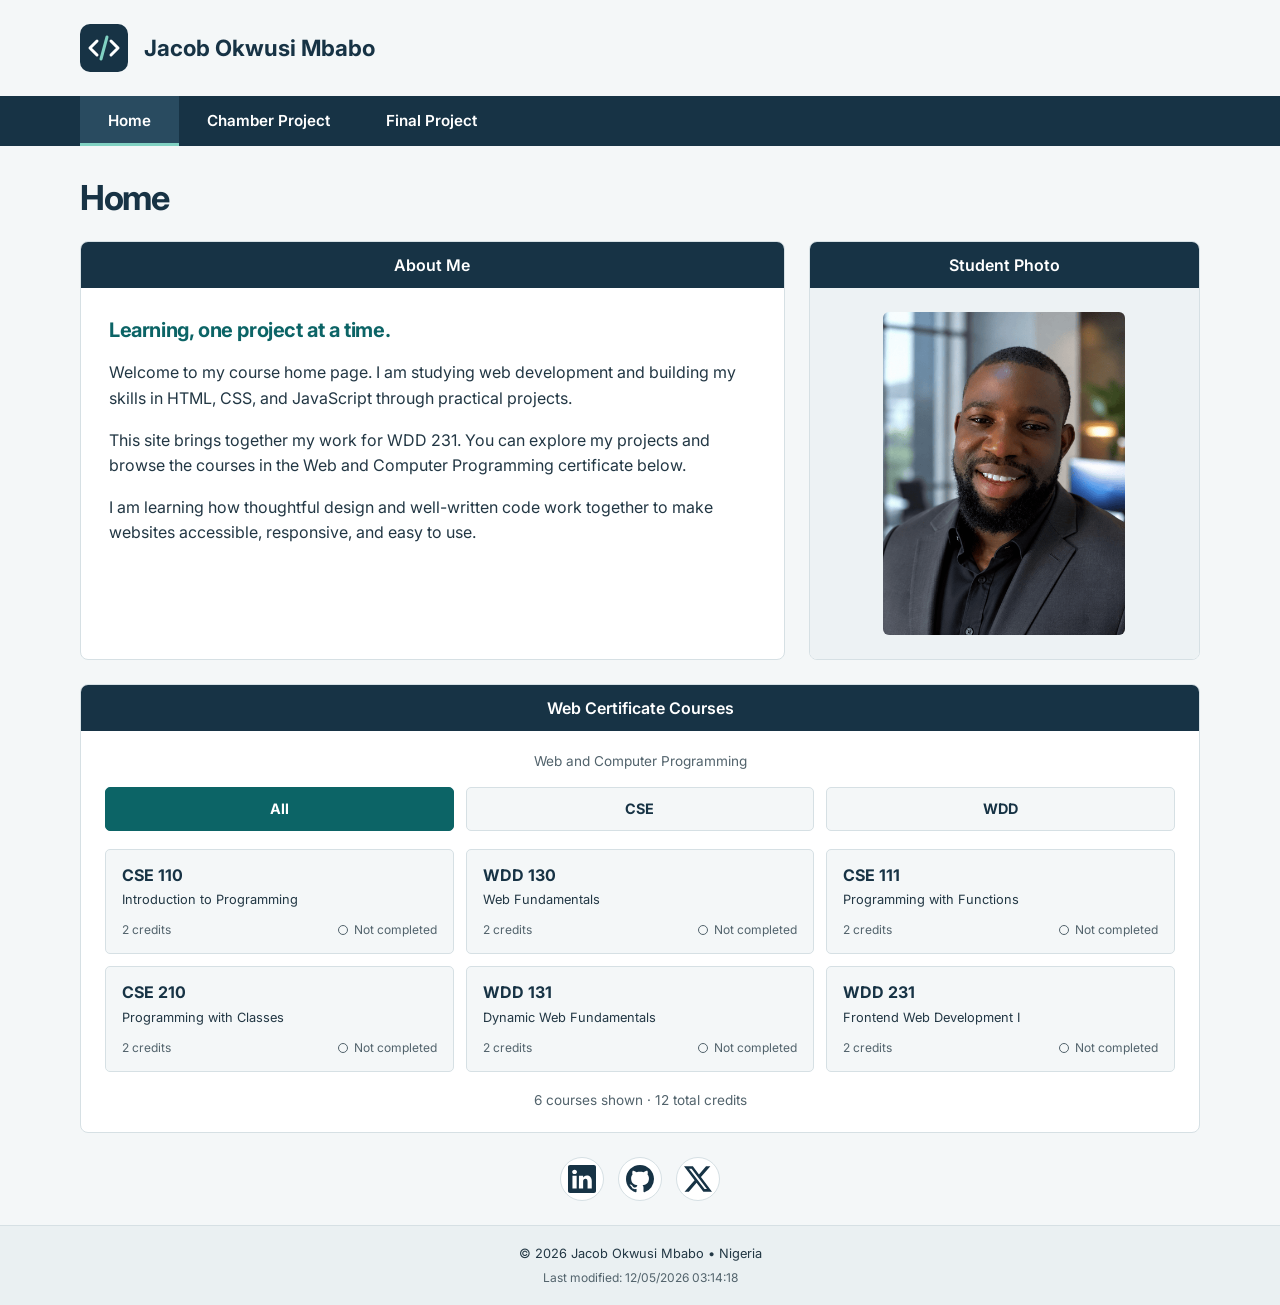
<file: index.html>
<!DOCTYPE html>
<html lang="en">

<head>
    <meta charset="UTF-8">
    <meta name="viewport" content="width=device-width, initial-scale=1.0">
    <title>Jacob Okwusi Mbabo | WDD 231 Course Home</title>
    <meta name="description" content="Jacob Okwusi Mbabo's WDD 231 course home, web development projects, and Web and Computer Programming certificate courses.">
    <meta name="author" content="Jacob Okwusi Mbabo">
    <link rel="icon" href="images/logo.svg" type="image/svg+xml">
    <link rel="preconnect" href="https://fonts.googleapis.com">
    <link rel="preconnect" href="https://fonts.gstatic.com" crossorigin>
    <link href="https://fonts.googleapis.com/css2?family=Inter:wght@400;500;600;700&display=swap" rel="stylesheet">
    <link rel="stylesheet" href="styles/small.css">
    <link rel="stylesheet" href="styles/larger.css">
    <script src="scripts/navigation.js" defer></script>
    <script src="scripts/date.js" defer></script>
    <script src="scripts/course.js" defer></script>
</head>

<body>
    <a class="skip-link" href="#main-content">Skip to main content</a>

    <header class="site-header">
        <a class="brand" href="./" aria-label="Jacob Okwusi Mbabo's home">
            <img src="images/logo.svg" alt="" width="48" height="48">
            <span>Jacob Okwusi Mbabo</span>
        </a>
        <button class="menu-toggle" type="button" aria-label="Open navigation" aria-controls="primary-navigation" aria-expanded="false" hidden>
            <span class="menu-icon" aria-hidden="true"></span>
        </button>
    </header>

    <nav class="site-navigation" id="primary-navigation" aria-label="Primary navigation">
        <ul class="navigation-links">
            <li><a href="./" aria-current="page">Home</a></li>
            <li><a href="chamber/">Chamber Project</a></li>
            <li><a href="final/">Final Project</a></li>
        </ul>
    </nav>

    <main id="main-content">
        <h1>Home</h1>

        <div class="profile-grid">
            <section class="panel about" aria-labelledby="about-heading">
                <h2 id="about-heading">About Me</h2>
                <div class="about-content">
                    <p class="introduction">Learning, one project at a time.</p>
                    <p>Welcome to my course home page. I am studying web development and building my skills in HTML, CSS, and JavaScript through practical projects.</p>
                    <p>This site brings together my work for WDD 231. You can explore my projects and browse the courses in the Web and Computer Programming certificate below.</p>
                    <p>I am learning how thoughtful design and well-written code work together to make websites accessible, responsive, and easy to use.</p>
                </div>
            </section>

            <section class="panel student-photo" aria-labelledby="photo-heading">
                <h2 id="photo-heading">Student Photo</h2>
                <div class="photo-content">
                    <img src="images/portriat.png" alt="Portrait of Jacob Okwusi Mbabo" width="434" height="579" fetchpriority="high">
                </div>
            </section>
        </div>

        <section class="panel certificate" aria-labelledby="certificate-heading">
            <h2 id="certificate-heading">Web Certificate Courses</h2>
            <div class="certificate-content">
                <p class="certificate-name">Web and Computer Programming</p>
                <div class="course-filters" role="group" aria-label="Filter courses by subject">
                    <button type="button" data-filter="all" aria-pressed="true" aria-controls="course-list">All</button>
                    <button type="button" data-filter="CSE" aria-pressed="false" aria-controls="course-list">CSE</button>
                    <button type="button" data-filter="WDD" aria-pressed="false" aria-controls="course-list">WDD</button>
                </div>
                <ul class="course-list" id="course-list" aria-label="Certificate courses"></ul>
                <p class="credit-summary" id="credit-summary" role="status" aria-live="polite" aria-atomic="true"></p>
                <noscript><p>Enable JavaScript to view and filter the certificate courses and their credit totals.</p></noscript>
            </div>
        </section>
    </main>

    <footer class="site-footer">
        <div class="social-links" role="group" aria-label="Social links">
            <a href="https://www.linkedin.com/in/jmbabo/" aria-label="LinkedIn">
                <img src="images/linkedin.svg" alt="" width="28" height="28">
            </a>
            <a href="https://github.com/LegendaryEmp/wdd231" aria-label="GitHub repository">
                <img src="images/github.svg" alt="" width="28" height="28">
            </a>
            <a href="https://x.com/Legendaryemp" aria-label="X">
                <img src="images/x-social.svg" alt="" width="28" height="28">
            </a>
        </div>
        <div class="footer-details">
            <p><span id="currentyear"></span> <span>Jacob Okwusi Mbabo</span> <span aria-hidden="true">&bull;</span> <span>Nigeria</span></p>
            <p id="lastModified"></p>
        </div>
    </footer>
</body>

</html>
</file>
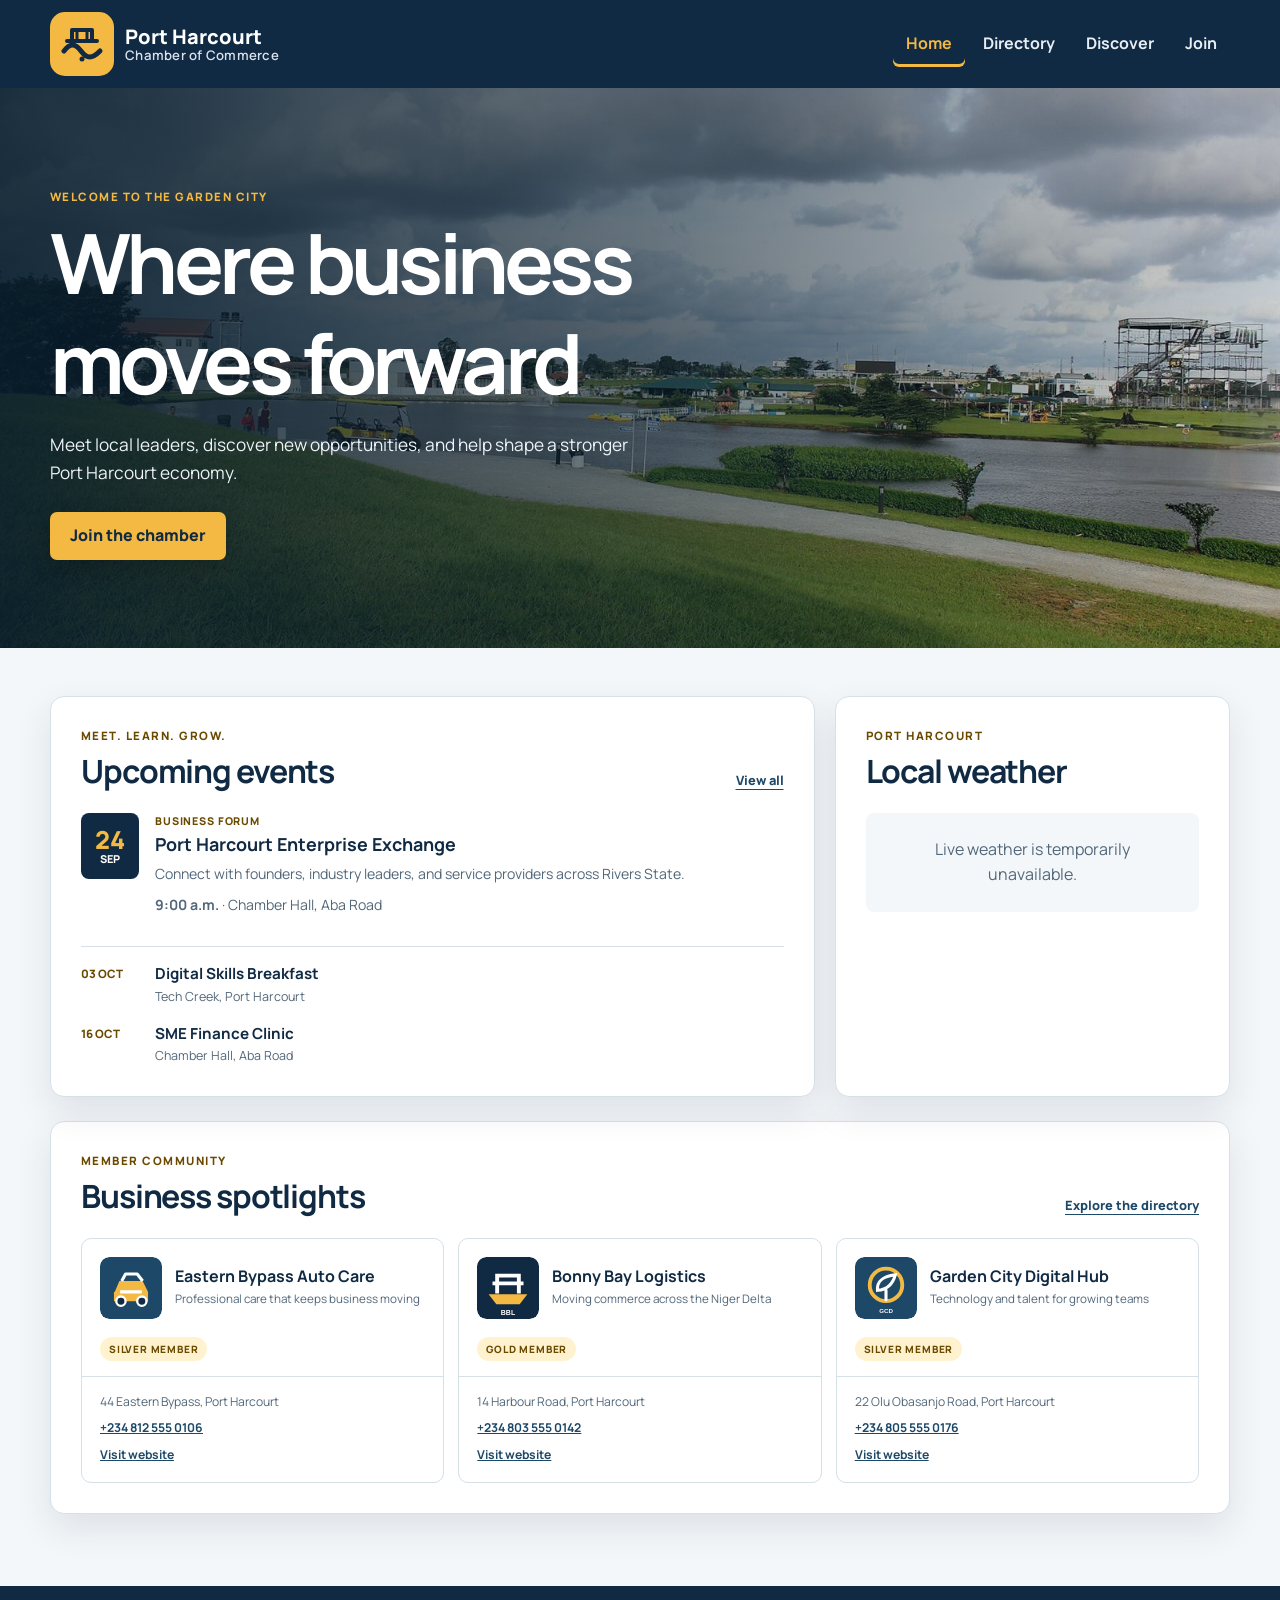
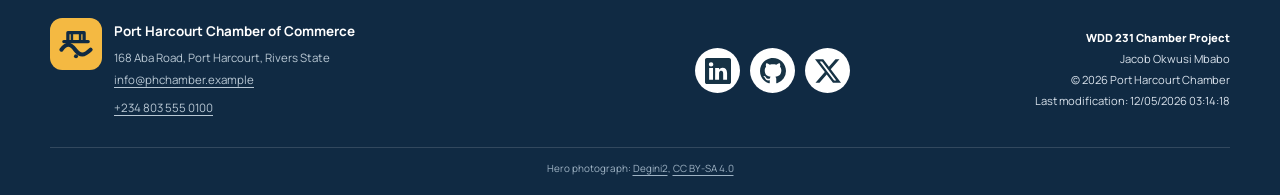
<file: chamber/index.html>
<!DOCTYPE html>
<html lang="en">

<head>
    <meta charset="UTF-8">
    <meta name="viewport" content="width=device-width, initial-scale=1.0">
    <title>Port Harcourt Chamber of Commerce | Home</title>
    <meta name="description" content="Connect with Port Harcourt businesses, chamber events, local weather, and opportunities to grow in Rivers State.">
    <meta name="author" content="Jacob Okwusi Mbabo">
    <meta property="og:title" content="Port Harcourt Chamber of Commerce | Home">
    <meta property="og:description" content="Connect with Port Harcourt businesses, chamber events, local weather, and opportunities to grow in Rivers State.">
    <meta property="og:type" content="website">
    <meta property="og:image" content="https://legendaryemp.github.io/wdd231/chamber/images/ph-pleasure-park.jpg">
    <meta property="og:image:alt" content="The lake and green landscape at Port Harcourt Pleasure Park">
    <meta property="og:url" content="https://legendaryemp.github.io/wdd231/chamber/index.html">
    <link rel="icon" href="images/chamber-logo.svg" type="image/svg+xml">
    <link rel="stylesheet" href="styles/reset.css">
    <link rel="stylesheet" href="styles/small.css">
    <link rel="stylesheet" href="styles/larger.css">
    <link rel="preconnect" href="https://fonts.googleapis.com">
    <link rel="preconnect" href="https://fonts.gstatic.com" crossorigin>
    <link href="https://fonts.googleapis.com/css2?family=Manrope:wght@400;500;600;700;800&amp;display=swap" rel="stylesheet">
    <script src="scripts/navigation.js" defer></script>
    <script src="scripts/dates.js" defer></script>
    <script src="scripts/weather.js" defer></script>
    <script src="scripts/spotlights.js" defer></script>
</head>

<body>
    <a class="skip-link" href="#main-content">Skip to main content</a>

    <header class="site-header">
        <div class="masthead">
            <a class="brand" href="index.html">
                <img src="images/chamber-logo.svg" alt="" width="64" height="64">
                <span class="brand-name">Port Harcourt <small>Chamber of Commerce</small></span>
            </a>
            <button class="menu-toggle" type="button" aria-label="Open navigation" aria-controls="primary-navigation" aria-expanded="false">
                <span aria-hidden="true"></span>
            </button>
            <nav class="primary-navigation" id="primary-navigation" aria-label="Primary navigation">
                <ul>
                    <li><a href="index.html" aria-current="page">Home</a></li>
                    <li><a href="directory.html">Directory</a></li>
                    <li><a href="discover.html">Discover</a></li>
                    <li><a href="join.html">Join</a></li>
                </ul>
            </nav>
        </div>
    </header>

    <main id="main-content">
        <section class="hero" aria-labelledby="hero-heading">
            <img src="images/ph-pleasure-park.jpg" alt="The lake and green landscape at Port Harcourt Pleasure Park" width="1600" height="1067" fetchpriority="high">
            <div class="hero-content">
                <p class="eyebrow">Welcome to the Garden City</p>
                <h1 id="hero-heading">Where business moves forward</h1>
                <p>Meet local leaders, discover new opportunities, and help shape a stronger Port Harcourt economy.</p>
                <a class="button button-primary" href="join.html">Join the chamber</a>
            </div>
        </section>

        <div class="page-shell">
            <div class="home-grid">
                <section class="content-card events" aria-labelledby="events-heading">
                    <div class="section-heading">
                        <div>
                            <p class="eyebrow">Meet. Learn. Grow.</p>
                            <h2 id="events-heading">Upcoming events</h2>
                        </div>
                        <a class="text-link" href="discover.html">View all</a>
                    </div>
                    <article class="featured-event">
                        <time datetime="2026-09-24"><span>24</span>Sep</time>
                        <div>
                            <p class="event-type">Business forum</p>
                            <h3>Port Harcourt Enterprise Exchange</h3>
                            <p>Connect with founders, industry leaders, and service providers across Rivers State.</p>
                            <p class="event-meta"><strong>9:00 a.m.</strong> · Chamber Hall, Aba Road</p>
                        </div>
                    </article>
                    <div class="event-list">
                        <article>
                            <time datetime="2026-10-03">03 Oct</time>
                            <div><h3>Digital Skills Breakfast</h3><p>Tech Creek, Port Harcourt</p></div>
                        </article>
                        <article>
                            <time datetime="2026-10-16">16 Oct</time>
                            <div><h3>SME Finance Clinic</h3><p>Chamber Hall, Aba Road</p></div>
                        </article>
                    </div>
                </section>

                <section class="content-card weather" aria-labelledby="weather-heading">
                    <div class="section-heading">
                        <div>
                            <p class="eyebrow">Port Harcourt</p>
                            <h2 id="weather-heading">Local weather</h2>
                        </div>
                    </div>
                    <div id="weather-content" aria-live="polite">
                        <p class="loading-message">Loading current weather…</p>
                    </div>
                    <noscript><p>Enable JavaScript to view current weather and the three-day forecast.</p></noscript>
                </section>
            </div>

            <section class="spotlights" aria-labelledby="spotlights-heading">
                <div class="section-heading section-heading-wide">
                    <div>
                        <p class="eyebrow">Member community</p>
                        <h2 id="spotlights-heading">Business spotlights</h2>
                    </div>
                    <a class="text-link" href="directory.html">Explore the directory</a>
                </div>
                <div class="spotlight-grid" id="spotlight-cards" aria-live="polite">
                    <p class="loading-message">Loading member spotlights…</p>
                </div>
                <noscript><p>Enable JavaScript to view featured chamber members.</p></noscript>
            </section>
        </div>
    </main>

    <footer class="site-footer">
        <div class="footer-content">
            <div class="footer-contact">
                <img src="images/chamber-logo.svg" alt="" width="52" height="52">
                <div>
                    <strong>Port Harcourt Chamber of Commerce</strong>
                    <address>168 Aba Road, Port Harcourt, Rivers State<br><a href="mailto:info@phchamber.example">info@phchamber.example</a><br><a href="tel:+2348035550100">+234&nbsp;803&nbsp;555&nbsp;0100</a></address>
                </div>
            </div>
            <nav class="social-links" aria-label="Social media">
                <a href="https://www.linkedin.com/" aria-label="LinkedIn"><img src="images/linkedin.svg" alt="" width="26" height="26"></a>
                <a href="https://github.com/LegendaryEmp/wdd231" aria-label="GitHub repository"><img src="images/github.svg" alt="" width="26" height="26"></a>
                <a href="https://x.com/Legendaryemp" aria-label="X"><img src="images/x-social.svg" alt="" width="26" height="26"></a>
            </nav>
            <div class="footer-meta">
                <p>WDD 231 Chamber Project</p>
                <p>Jacob Okwusi Mbabo</p>
                <p><span id="current-year"></span> Port Harcourt Chamber</p>
                <p id="last-modified"></p>
            </div>
        </div>
        <p class="photo-credit">Hero photograph: <a href="https://commons.wikimedia.org/wiki/File:Port_Harcourt_Pleasure_Park.jpg">Degini2</a>, <a href="https://creativecommons.org/licenses/by-sa/4.0/">CC BY-SA 4.0</a></p>
    </footer>
</body>

</html>
</file>
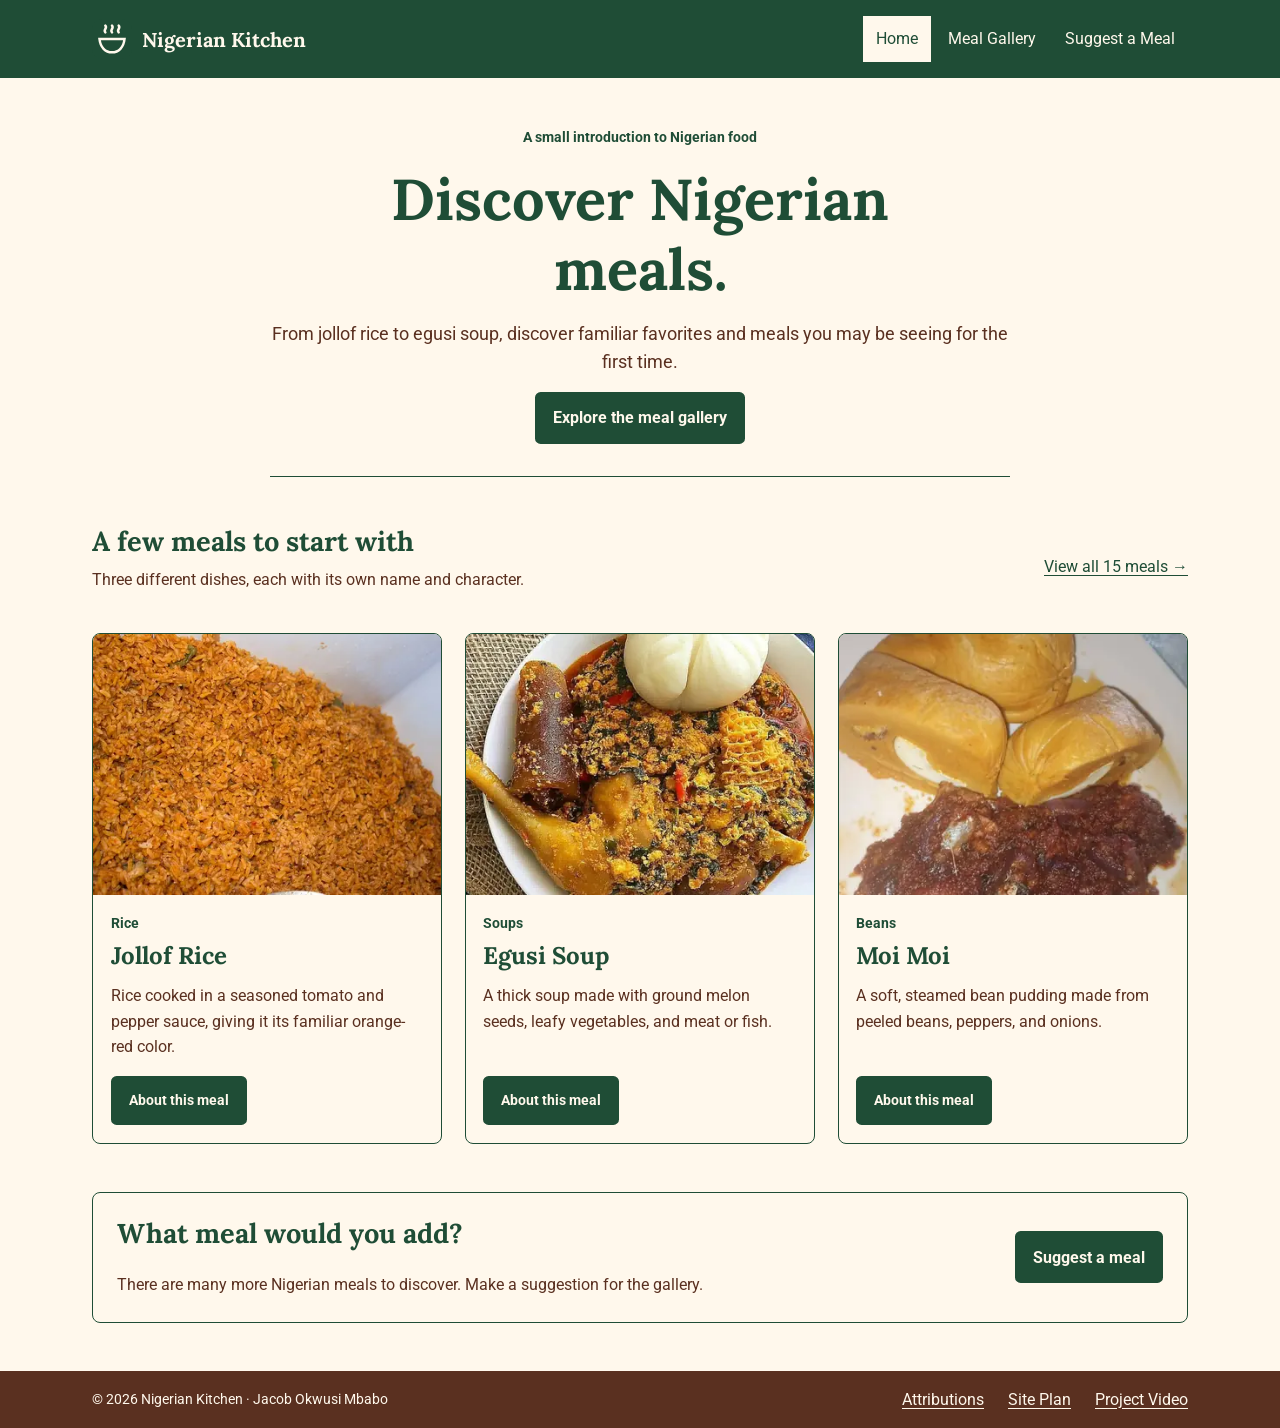
<file: final/index.html>
<!DOCTYPE html>
<html lang="en">
<head>
    <meta charset="UTF-8">
    <meta name="viewport" content="width=device-width, initial-scale=1.0">
    <title>Discover Nigerian Meals | Nigerian Kitchen</title>
    <meta name="description" content="Get to know Nigerian meals through their names, photos, and simple descriptions. Explore rice dishes, soups, snacks, and more.">
    <meta name="author" content="Jacob Okwusi Mbabo">
    <meta property="og:title" content="Discover Nigerian Meals | Nigerian Kitchen">
    <meta property="og:description" content="Get to know Nigerian meals through their names, photos, and simple descriptions. Explore rice dishes, soups, snacks, and more.">
    <meta property="og:type" content="website">
    <meta property="og:url" content="https://legendaryemp.github.io/wdd231/final/index.html">
    <meta property="og:image" content="https://legendaryemp.github.io/wdd231/final/images/egusi-soup.webp">
    <meta property="og:image:alt" content="Egusi soup served with pounded yam">
    <script src="scripts/navigation.js"></script>
    <link rel="icon" href="images/bowl.svg" type="image/svg+xml">
    <link rel="preconnect" href="https://fonts.googleapis.com">
    <link rel="preconnect" href="https://fonts.gstatic.com" crossorigin>
    <link href="https://fonts.googleapis.com/css2?family=Lora:wght@400;700&amp;family=Roboto:wght@400;700&amp;display=swap" rel="stylesheet">
    <link rel="stylesheet" href="styles/small.css">
    <link rel="stylesheet" href="styles/larger.css">
    <script type="module" src="scripts/main.js"></script>
    <script type="module" src="scripts/meals.js"></script>
</head>
<body>
    <a class="skip-link" href="#main-content">Skip to main content</a>
    <header class="site-header">
        <div class="header-content">
            <a class="brand" href="index.html">
                <img src="images/bowl.svg" alt="Nigerian Kitchen bowl logo" width="40" height="40">
                <span>Nigerian Kitchen</span>
            </a>
            <button class="menu-toggle" type="button" aria-label="Open navigation" aria-expanded="false" aria-controls="primary-navigation" hidden>
                <span aria-hidden="true">☰</span>
            </button>
            <nav id="primary-navigation" aria-label="Primary navigation">
                <a href="index.html" aria-current="page">Home</a>
                <a href="meals.html">Meal Gallery</a>
                <a href="suggest.html">Suggest a Meal</a>
            </nav>
        </div>
    </header>
    <main id="main-content">
        <section class="welcome" aria-labelledby="welcome-title">
            <p class="eyebrow">A small introduction to Nigerian food</p>
            <h1 id="welcome-title">Discover Nigerian<br>meals.</h1>
            <p>From jollof rice to egusi soup, discover familiar favorites and meals you may be seeing for the first time.</p>
            <a class="button" href="meals.html">Explore the meal gallery</a>
        </section>
        <section class="featured" aria-labelledby="featured-title">
            <div class="section-heading">
                <div>
                    <h2 id="featured-title">A few meals to start with</h2>
                    <p>Three different dishes, each with its own name and character.</p>
                </div>
                <a href="meals.html">View all 15 meals →</a>
            </div>
            <p id="meal-status" role="status">Loading featured meals…</p>
            <div id="meal-grid" class="meal-grid" data-featured="true" aria-busy="true"></div>
            <noscript><p>Enable JavaScript to load the meal photos and descriptions.</p></noscript>
        </section>
        <section class="suggest-banner" aria-labelledby="suggest-title">
            <div>
                <h2 id="suggest-title">What meal would you add?</h2>
                <p>There are many more Nigerian meals to discover. Make a suggestion for the gallery.</p>
            </div>
            <a class="button" href="suggest.html">Suggest a meal</a>
        </section>
        <dialog id="meal-dialog" aria-labelledby="dialog-title">
            <button class="dialog-close" type="button" aria-label="Close meal details" autofocus>Close ×</button>
            <h2 id="dialog-title">Meal details</h2>
            <p id="dialog-category" class="category"></p>
            <p id="dialog-description"></p>
            <h3>How it is enjoyed</h3>
            <p id="dialog-serving"></p>
        </dialog>
    </main>
    <footer class="site-footer">
        <div class="footer-content">
            <p>© <span id="year"></span> Nigerian Kitchen · Jacob Okwusi Mbabo</p>
            <div class="footer-links">
                <a href="attributions.html">Attributions</a>
                <a href="siteplan.html">Site Plan</a>
                <a href="https://youtu.be/FoVzrbaTW0Q">Project Video</a>
            </div>
        </div>
    </footer>
</body>
</html>
</file>
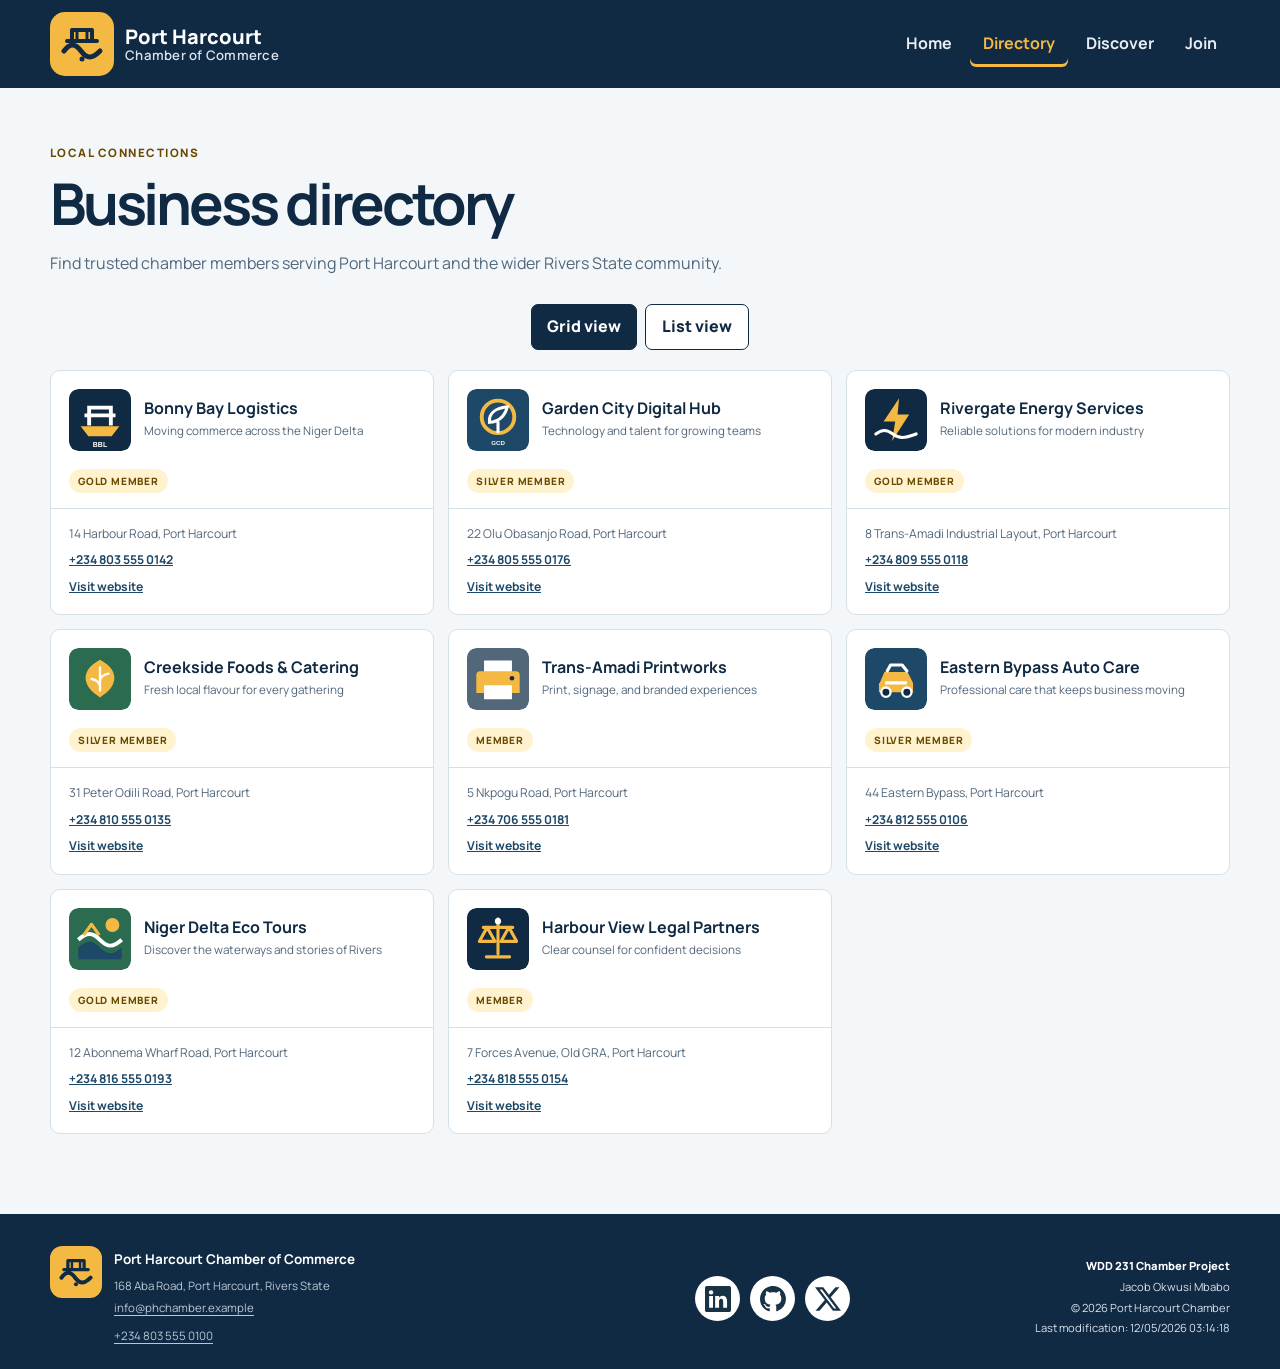
<file: chamber/directory.html>
<!DOCTYPE html>
<html lang="en">

<head>
    <meta charset="UTF-8">
    <meta name="viewport" content="width=device-width, initial-scale=1.0">
    <title>Business Directory | Port Harcourt Chamber of Commerce</title>
    <meta name="description" content="Browse businesses and organizations in the Port Harcourt Chamber of Commerce member directory.">
    <meta name="author" content="Jacob Okwusi Mbabo">
    <meta property="og:title" content="Business Directory | Port Harcourt Chamber of Commerce">
    <meta property="og:description" content="Browse businesses and organizations in the Port Harcourt Chamber of Commerce member directory.">
    <meta property="og:type" content="website">
    <meta property="og:image" content="https://legendaryemp.github.io/wdd231/chamber/images/ph-pleasure-park.jpg">
    <meta property="og:image:alt" content="The lake and green landscape at Port Harcourt Pleasure Park">
    <meta property="og:url" content="https://legendaryemp.github.io/wdd231/chamber/directory.html">
    <link rel="icon" href="images/chamber-logo.svg" type="image/svg+xml">
    <link rel="stylesheet" href="styles/reset.css">
    <link rel="stylesheet" href="styles/small.css">
    <link rel="stylesheet" href="styles/larger.css">
    <link rel="preconnect" href="https://fonts.googleapis.com">
    <link rel="preconnect" href="https://fonts.gstatic.com" crossorigin>
    <link href="https://fonts.googleapis.com/css2?family=Manrope:wght@400;500;600;700;800&amp;display=swap" rel="stylesheet">
    <script src="scripts/navigation.js" defer></script>
    <script src="scripts/dates.js" defer></script>
    <script src="scripts/directory.js" defer></script>
</head>

<body>
    <a class="skip-link" href="#main-content">Skip to main content</a>
    <header class="site-header">
        <div class="masthead">
            <a class="brand" href="index.html">
                <img src="images/chamber-logo.svg" alt="" width="64" height="64">
                <span class="brand-name">Port Harcourt <small>Chamber of Commerce</small></span>
            </a>
            <button class="menu-toggle" type="button" aria-label="Open navigation" aria-controls="primary-navigation" aria-expanded="false"><span aria-hidden="true"></span></button>
            <nav class="primary-navigation" id="primary-navigation" aria-label="Primary navigation">
                <ul>
                    <li><a href="index.html">Home</a></li>
                    <li><a href="directory.html" aria-current="page">Directory</a></li>
                    <li><a href="discover.html">Discover</a></li>
                    <li><a href="join.html">Join</a></li>
                </ul>
            </nav>
        </div>
    </header>

    <main class="directory-main" id="main-content">
        <div class="directory-intro">
            <p class="eyebrow">Local connections</p>
            <h1>Business directory</h1>
            <p>Find trusted chamber members serving Port Harcourt and the wider Rivers State community.</p>
        </div>
        <div class="directory-toolbar" role="group" aria-label="Choose directory view">
            <button type="button" data-view="grid" aria-pressed="true" aria-controls="member-directory">Grid view</button>
            <button type="button" data-view="list" aria-pressed="false" aria-controls="member-directory">List view</button>
        </div>
        <div class="directory-grid" id="member-directory" aria-live="polite">
            <p class="loading-message">Loading member directory…</p>
        </div>
        <noscript><p>Enable JavaScript to view the member directory.</p></noscript>
    </main>

    <footer class="site-footer">
        <div class="footer-content">
            <div class="footer-contact">
                <img src="images/chamber-logo.svg" alt="" width="52" height="52">
                <div><strong>Port Harcourt Chamber of Commerce</strong><address>168 Aba Road, Port Harcourt, Rivers State<br><a href="mailto:info@phchamber.example">info@phchamber.example</a><br><a href="tel:+2348035550100">+234&nbsp;803&nbsp;555&nbsp;0100</a></address></div>
            </div>
            <nav class="social-links" aria-label="Social media">
                <a href="https://www.linkedin.com/" aria-label="LinkedIn"><img src="images/linkedin.svg" alt="" width="26" height="26"></a>
                <a href="https://github.com/LegendaryEmp/wdd231" aria-label="GitHub repository"><img src="images/github.svg" alt="" width="26" height="26"></a>
                <a href="https://x.com/Legendaryemp" aria-label="X"><img src="images/x-social.svg" alt="" width="26" height="26"></a>
            </nav>
            <div class="footer-meta"><p>WDD 231 Chamber Project</p><p>Jacob Okwusi Mbabo</p><p><span id="current-year"></span> Port Harcourt Chamber</p><p id="last-modified"></p></div>
        </div>
    </footer>
</body>

</html>
</file>
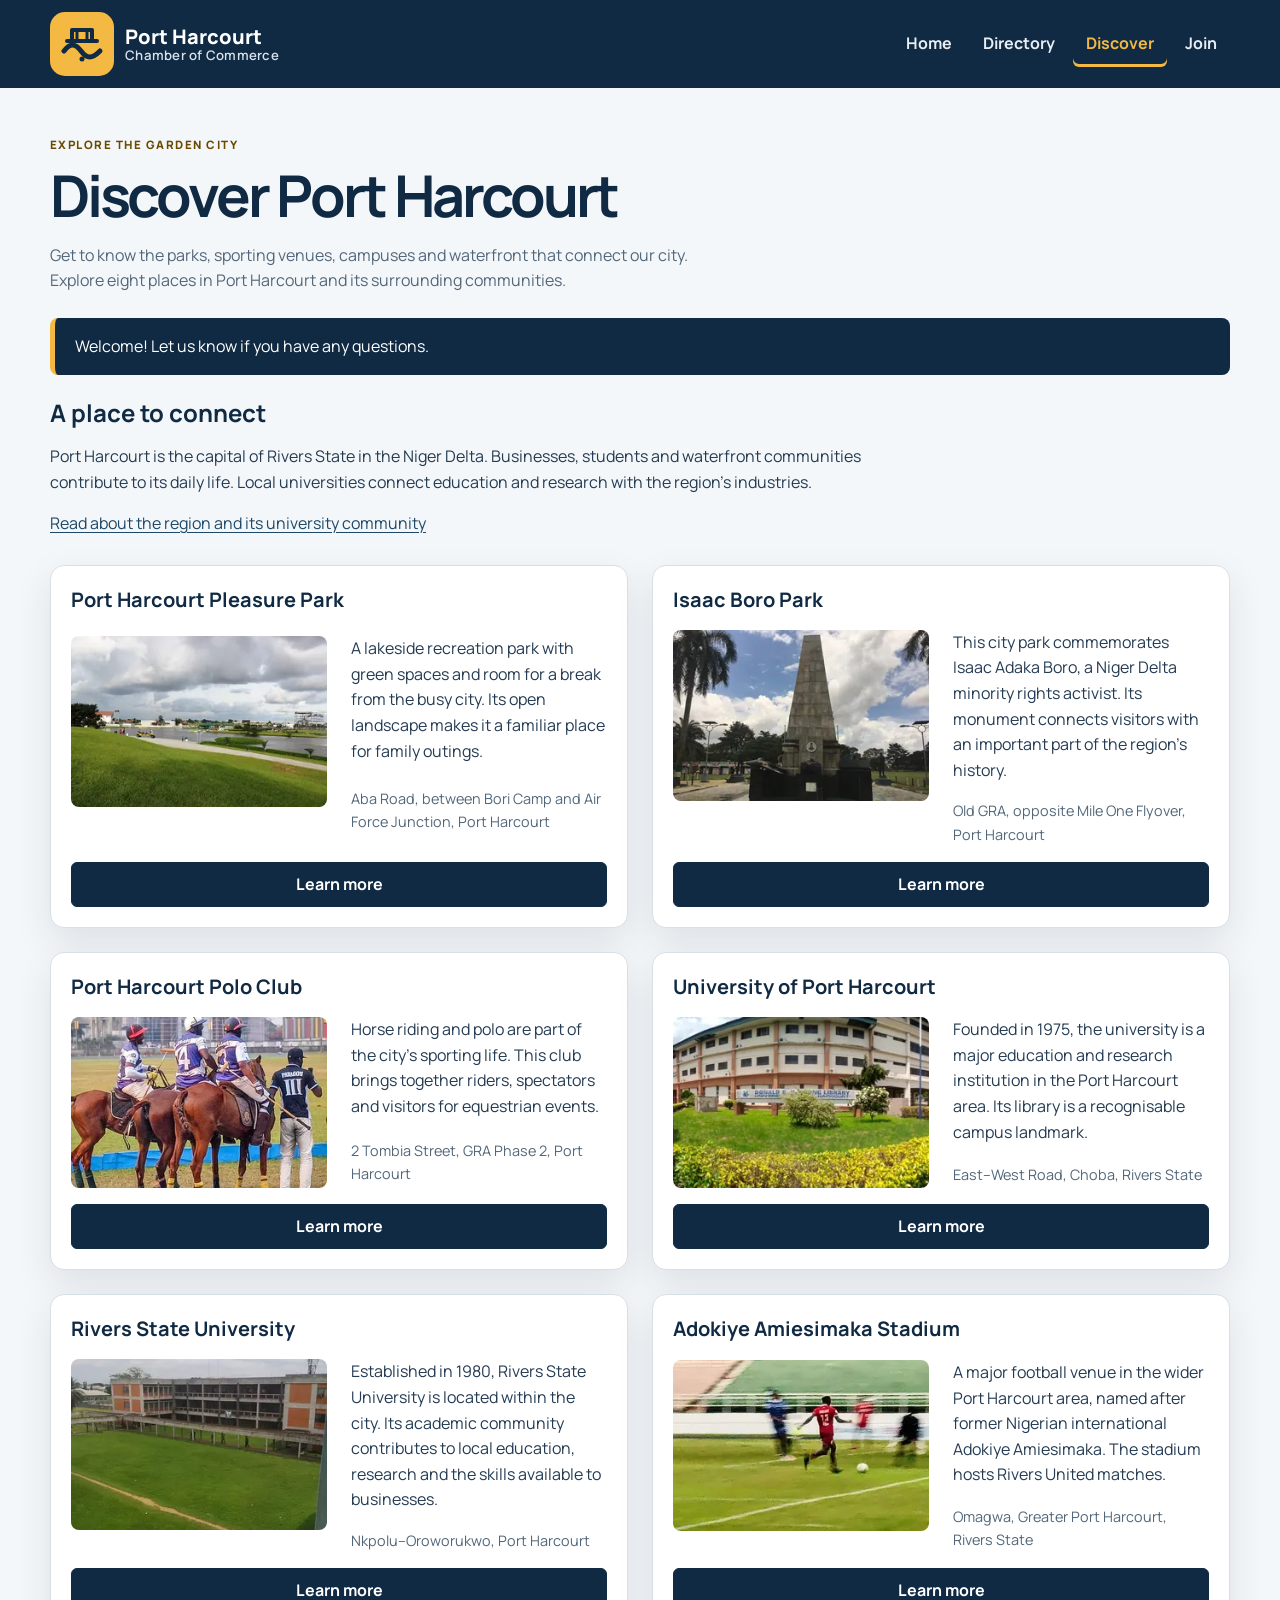
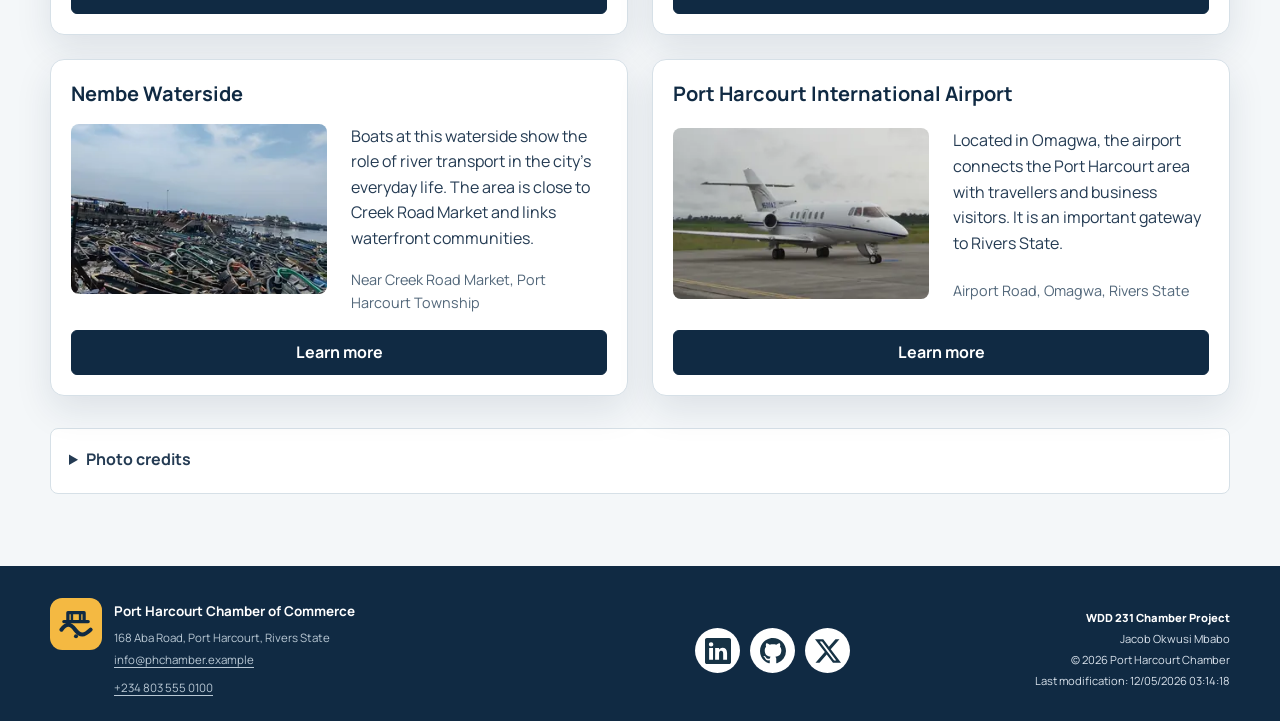
<file: chamber/discover.html>
<!DOCTYPE html>
<html lang="en">

<head>
    <meta charset="UTF-8">
    <meta name="viewport" content="width=device-width, initial-scale=1.0">
    <title>Discover Port Harcourt | Port Harcourt Chamber of Commerce</title>
    <meta name="description" content="Discover the people, places, and business opportunities that make Port Harcourt the Garden City.">
    <meta name="author" content="Jacob Okwusi Mbabo">
    <meta property="og:title" content="Discover Port Harcourt | Port Harcourt Chamber of Commerce">
    <meta property="og:description" content="Discover the people, places, and business opportunities that make Port Harcourt the Garden City.">
    <meta property="og:type" content="website">
    <meta property="og:image" content="https://legendaryemp.github.io/wdd231/chamber/images/ph-pleasure-park.jpg">
    <meta property="og:image:alt" content="The lake and green landscape at Port Harcourt Pleasure Park">
    <meta property="og:url" content="https://legendaryemp.github.io/wdd231/chamber/discover.html">
    <link rel="icon" href="images/chamber-logo.svg" type="image/svg+xml">
    <link rel="stylesheet" href="styles/reset.css">
    <link rel="stylesheet" href="styles/small.css">
    <link rel="stylesheet" href="styles/larger.css">
    <link rel="preconnect" href="https://fonts.googleapis.com">
    <link rel="preconnect" href="https://fonts.gstatic.com" crossorigin>
    <link href="https://fonts.googleapis.com/css2?family=Manrope:wght@400;500;600;700;800&amp;display=swap" rel="stylesheet">
    <script src="scripts/navigation.js" defer></script>
    <script src="scripts/dates.js" defer></script>
    <script src="scripts/discover.js" type="module"></script>
</head>

<body>
    <a class="skip-link" href="#main-content">Skip to main content</a>
    <header class="site-header">
        <div class="masthead">
            <a class="brand" href="index.html"><img src="images/chamber-logo.svg" alt="" width="64" height="64"><span class="brand-name">Port Harcourt <small>Chamber of Commerce</small></span></a>
            <button class="menu-toggle" type="button" aria-label="Open navigation" aria-controls="primary-navigation" aria-expanded="false"><span aria-hidden="true"></span></button>
            <nav class="primary-navigation" id="primary-navigation" aria-label="Primary navigation">
                <ul><li><a href="index.html">Home</a></li><li><a href="directory.html">Directory</a></li><li><a href="discover.html" aria-current="page">Discover</a></li><li><a href="join.html">Join</a></li></ul>
            </nav>
        </div>
    </header>
    <main class="page-shell discover-main" id="main-content">
        <div class="directory-intro">
            <p class="eyebrow">Explore the Garden City</p>
            <h1>Discover Port Harcourt</h1>
            <p>Get to know the parks, sporting venues, campuses and waterfront that connect our city. Explore eight places in Port Harcourt and its surrounding communities.</p>
        </div>
        <aside class="visit-message" aria-label="Your visit">
            <p id="visit-message">Welcome! Let us know if you have any questions.</p>
        </aside>
        <section class="community-overview" aria-labelledby="community-heading">
            <h2 id="community-heading">A place to connect</h2>
            <p>Port Harcourt is the capital of Rivers State in the Niger Delta. Businesses, students and waterfront communities contribute to its daily life. Local universities connect education and research with the region’s industries.</p>
            <a href="https://www.uniport.edu.ng/wp-content/uploads/2025/01/Uniport_Regional_Strategy.pdf">Read about the region and its university community</a>
        </section>
        <div class="discover-gallery" id="discover-gallery"></div>
        <noscript><p>Enable JavaScript to view the eight places and their details.</p></noscript>
        <details class="photo-credits">
            <summary>Photo credits</summary>
            <p>These photographs have been cropped and resized. Each image retains the license linked below.</p>
            <ul id="photo-credits"></ul>
        </details>
        <dialog class="membership-dialog" id="place-details" aria-labelledby="place-title">
            <h2 id="place-title"></h2>
            <p id="place-description"></p>
            <address id="place-address"></address>
            <p><a id="place-source" href="https://www.phpoloclub.com/">Visit the information source</a></p>
            <button class="dialog-close" type="button">Close details</button>
        </dialog>
    </main>
    <footer class="site-footer">
        <div class="footer-content">
            <div class="footer-contact"><img src="images/chamber-logo.svg" alt="" width="52" height="52"><div><strong>Port Harcourt Chamber of Commerce</strong><address>168 Aba Road, Port Harcourt, Rivers State<br><a href="mailto:info@phchamber.example">info@phchamber.example</a><br><a href="tel:+2348035550100">+234&nbsp;803&nbsp;555&nbsp;0100</a></address></div></div>
            <nav class="social-links" aria-label="Social media"><a href="https://www.linkedin.com/" aria-label="LinkedIn"><img src="images/linkedin.svg" alt="" width="26" height="26"></a><a href="https://github.com/LegendaryEmp/wdd231" aria-label="GitHub repository"><img src="images/github.svg" alt="" width="26" height="26"></a><a href="https://x.com/Legendaryemp" aria-label="X"><img src="images/x-social.svg" alt="" width="26" height="26"></a></nav>
            <div class="footer-meta"><p>WDD 231 Chamber Project</p><p>Jacob Okwusi Mbabo</p><p><span id="current-year"></span> Port Harcourt Chamber</p><p id="last-modified"></p></div>
        </div>
    </footer>
</body>

</html>
</file>
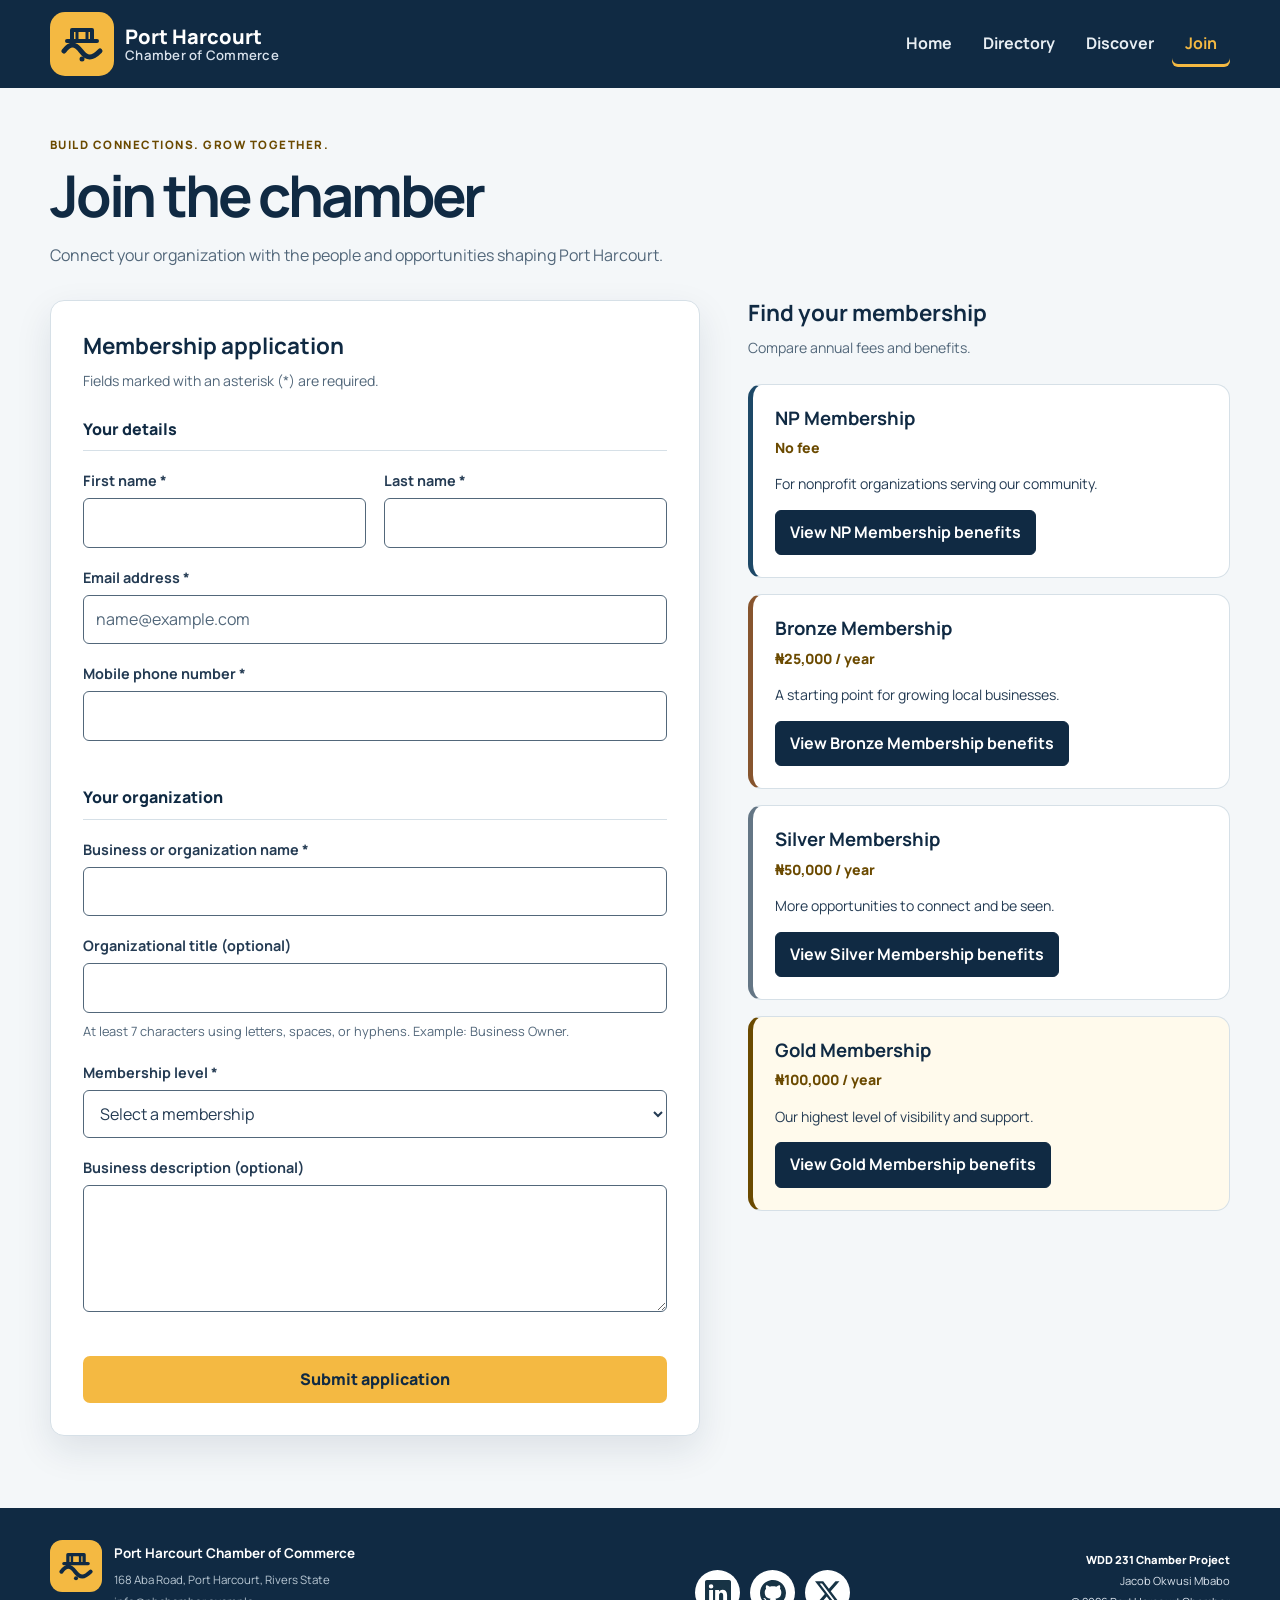
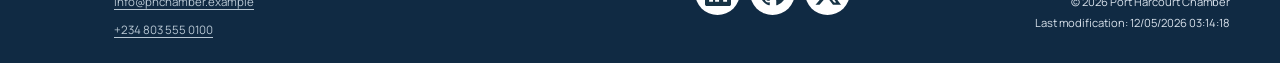
<file: chamber/join.html>
<!DOCTYPE html>
<html lang="en">

<head>
    <meta charset="UTF-8">
    <meta name="viewport" content="width=device-width, initial-scale=1.0">
    <title>Join the Chamber | Port Harcourt Chamber of Commerce</title>
    <meta name="description" content="Learn how membership in the Port Harcourt Chamber of Commerce can help your organization connect and grow.">
    <meta name="author" content="Jacob Okwusi Mbabo">
    <meta property="og:title" content="Join the Chamber | Port Harcourt Chamber of Commerce">
    <meta property="og:description" content="Learn how membership in the Port Harcourt Chamber of Commerce can help your organization connect and grow.">
    <meta property="og:type" content="website">
    <meta property="og:image" content="https://legendaryemp.github.io/wdd231/chamber/images/ph-pleasure-park.jpg">
    <meta property="og:image:alt" content="The lake and green landscape at Port Harcourt Pleasure Park">
    <meta property="og:url" content="https://legendaryemp.github.io/wdd231/chamber/join.html">
    <link rel="icon" href="images/chamber-logo.svg" type="image/svg+xml">
    <link rel="stylesheet" href="styles/reset.css">
    <link rel="stylesheet" href="styles/small.css">
    <link rel="stylesheet" href="styles/larger.css">
    <link rel="preconnect" href="https://fonts.googleapis.com">
    <link rel="preconnect" href="https://fonts.gstatic.com" crossorigin>
    <link href="https://fonts.googleapis.com/css2?family=Manrope:wght@400;500;600;700;800&amp;display=swap" rel="stylesheet">
    <script src="scripts/navigation.js" defer></script>
    <script src="scripts/dates.js" defer></script>
    <script src="scripts/join.js" defer></script>
</head>

<body>
    <a class="skip-link" href="#main-content">Skip to main content</a>
    <header class="site-header">
        <div class="masthead">
            <a class="brand" href="index.html"><img src="images/chamber-logo.svg" alt="" width="64" height="64"><span class="brand-name">Port Harcourt <small>Chamber of Commerce</small></span></a>
            <button class="menu-toggle" type="button" aria-label="Open navigation" aria-controls="primary-navigation" aria-expanded="false"><span aria-hidden="true"></span></button>
            <nav class="primary-navigation" id="primary-navigation" aria-label="Primary navigation">
                <ul><li><a href="index.html">Home</a></li><li><a href="directory.html">Directory</a></li><li><a href="discover.html">Discover</a></li><li><a href="join.html" aria-current="page">Join</a></li></ul>
            </nav>
        </div>
    </header>
    <main class="page-shell join-main" id="main-content">
        <div class="directory-intro">
            <p class="eyebrow">Build connections. Grow together.</p>
            <h1>Join the chamber</h1>
            <p>Connect your organization with the people and opportunities shaping Port Harcourt.</p>
        </div>
        <div class="join-layout">
            <section class="application-panel" aria-labelledby="application-heading">
                <h2 id="application-heading">Membership application</h2>
                <p class="form-note">Fields marked with an asterisk (*) are required.</p>
                <form class="membership-form" method="get" action="thankyou.html">
                    <fieldset>
                        <legend>Your details</legend>
                        <div class="name-fields">
                            <label>First name *
                                <input type="text" name="first-name" title="Enter your first name" autocomplete="given-name" required>
                            </label>
                            <label>Last name *
                                <input type="text" name="last-name" title="Enter your last name" autocomplete="family-name" required>
                            </label>
                        </div>
                        <label>Email address *
                            <input type="email" name="email" title="Enter your email address" autocomplete="email" placeholder="name@example.com" required>
                        </label>
                        <label>Mobile phone number *
                            <input type="tel" name="phone" title="Enter your mobile phone number" autocomplete="tel" required>
                        </label>
                    </fieldset>
                    <fieldset>
                        <legend>Your organization</legend>
                        <label>Business or organization name *
                            <input type="text" name="organization" title="Enter your business or organization name" autocomplete="organization" required>
                        </label>
                        <label>Organizational title (optional)
                            <input type="text" name="organization-title" title="Use at least 7 characters: letters, spaces, or hyphens only" autocomplete="organization-title" pattern="[A-Za-z \-]{7,}" aria-describedby="title-hint">
                        </label>
                        <p class="field-hint" id="title-hint">At least 7 characters using letters, spaces, or hyphens. Example: Business Owner.</p>
                        <label>Membership level *
                            <select name="membership" title="Choose your membership level" autocomplete="off" required>
                                <option value="" selected disabled>Select a membership</option>
                                <option value="np">NP Membership — no fee</option>
                                <option value="bronze">Bronze — ₦25,000 / year</option>
                                <option value="silver">Silver — ₦50,000 / year</option>
                                <option value="gold">Gold — ₦100,000 / year</option>
                            </select>
                        </label>
                        <label>Business description (optional)
                            <textarea name="description" title="Describe your business or organization" autocomplete="off" rows="4"></textarea>
                        </label>
                    </fieldset>
                    <input type="hidden" id="timestamp" name="timestamp" title="Application form load time">
                    <input class="button button-primary application-submit" type="submit" name="submit" title="Submit your membership application" value="Submit application">
                </form>
            </section>
            <section class="membership-levels" aria-labelledby="levels-heading">
                <h2 id="levels-heading">Find your membership</h2>
                <p class="levels-note">Compare annual fees and benefits.</p>
                <article class="level-card">
                    <h3>NP Membership</h3>
                    <p class="level-price">No fee</p>
                    <p>For nonprofit organizations serving our community.</p>
                    <button type="button" class="benefits-button" data-dialog="np-benefits" aria-haspopup="dialog">View NP Membership benefits</button>
                </article>
                <article class="level-card">
                    <h3>Bronze Membership</h3>
                    <p class="level-price">₦25,000 / year</p>
                    <p>A starting point for growing local businesses.</p>
                    <button type="button" class="benefits-button" data-dialog="bronze-benefits" aria-haspopup="dialog">View Bronze Membership benefits</button>
                </article>
                <article class="level-card">
                    <h3>Silver Membership</h3>
                    <p class="level-price">₦50,000 / year</p>
                    <p>More opportunities to connect and be seen.</p>
                    <button type="button" class="benefits-button" data-dialog="silver-benefits" aria-haspopup="dialog">View Silver Membership benefits</button>
                </article>
                <article class="level-card">
                    <h3>Gold Membership</h3>
                    <p class="level-price">₦100,000 / year</p>
                    <p>Our highest level of visibility and support.</p>
                    <button type="button" class="benefits-button" data-dialog="gold-benefits" aria-haspopup="dialog">View Gold Membership benefits</button>
                </article>
            </section>
        </div>
        <dialog class="membership-dialog" id="np-benefits" aria-labelledby="np-heading">
            <h2 id="np-heading">NP Membership</h2>
            <p class="level-price">No fee</p>
            <p>For nonprofit organizations serving our community.</p>
            <ul>
                <li>A listing in the business directory</li>
                <li>Invitations to community networking events</li>
                <li>Access to the monthly chamber newsletter</li>
            </ul>
            <button class="dialog-close" type="button" autofocus>Close benefits</button>
        </dialog>
        <dialog class="membership-dialog" id="bronze-benefits" aria-labelledby="bronze-heading">
            <h2 id="bronze-heading">Bronze Membership</h2>
            <p class="level-price">₦25,000 / year</p>
            <p>A starting point for growing local businesses.</p>
            <ul>
                <li>All NP membership benefits</li>
                <li>Two business training sessions each year</li>
                <li>A 5% discount on paid chamber events</li>
            </ul>
            <button class="dialog-close" type="button" autofocus>Close benefits</button>
        </dialog>
        <dialog class="membership-dialog" id="silver-benefits" aria-labelledby="silver-heading">
            <h2 id="silver-heading">Silver Membership</h2>
            <p class="level-price">₦50,000 / year</p>
            <p>More opportunities to connect and be seen.</p>
            <ul>
                <li>All Bronze membership benefits</li>
                <li>Eligibility for rotating home page spotlights</li>
                <li>Four business training sessions each year</li>
                <li>A 10% discount on paid chamber events</li>
            </ul>
            <button class="dialog-close" type="button" autofocus>Close benefits</button>
        </dialog>
        <dialog class="membership-dialog" id="gold-benefits" aria-labelledby="gold-heading">
            <h2 id="gold-heading">Gold Membership</h2>
            <p class="level-price">₦100,000 / year</p>
            <p>Our highest level of visibility and support.</p>
            <ul>
                <li>All Silver membership benefits</li>
                <li>Priority placement in rotating home page spotlights</li>
                <li>A featured advertisement in the chamber newsletter</li>
                <li>Access to all business training sessions</li>
                <li>A 20% discount on paid chamber events</li>
            </ul>
            <button class="dialog-close" type="button" autofocus>Close benefits</button>
        </dialog>
    </main>
    <footer class="site-footer">
        <div class="footer-content">
            <div class="footer-contact"><img src="images/chamber-logo.svg" alt="" width="52" height="52"><div><strong>Port Harcourt Chamber of Commerce</strong><address>168 Aba Road, Port Harcourt, Rivers State<br><a href="mailto:info@phchamber.example">info@phchamber.example</a><br><a href="tel:+2348035550100">+234&nbsp;803&nbsp;555&nbsp;0100</a></address></div></div>
            <nav class="social-links" aria-label="Social media"><a href="https://www.linkedin.com/" aria-label="LinkedIn"><img src="images/linkedin.svg" alt="" width="26" height="26"></a><a href="https://github.com/LegendaryEmp/wdd231" aria-label="GitHub repository"><img src="images/github.svg" alt="" width="26" height="26"></a><a href="https://x.com/Legendaryemp" aria-label="X"><img src="images/x-social.svg" alt="" width="26" height="26"></a></nav>
            <div class="footer-meta"><p>WDD 231 Chamber Project</p><p>Jacob Okwusi Mbabo</p><p><span id="current-year"></span> Port Harcourt Chamber</p><p id="last-modified"></p></div>
        </div>
    </footer>
</body>

</html>
</file>
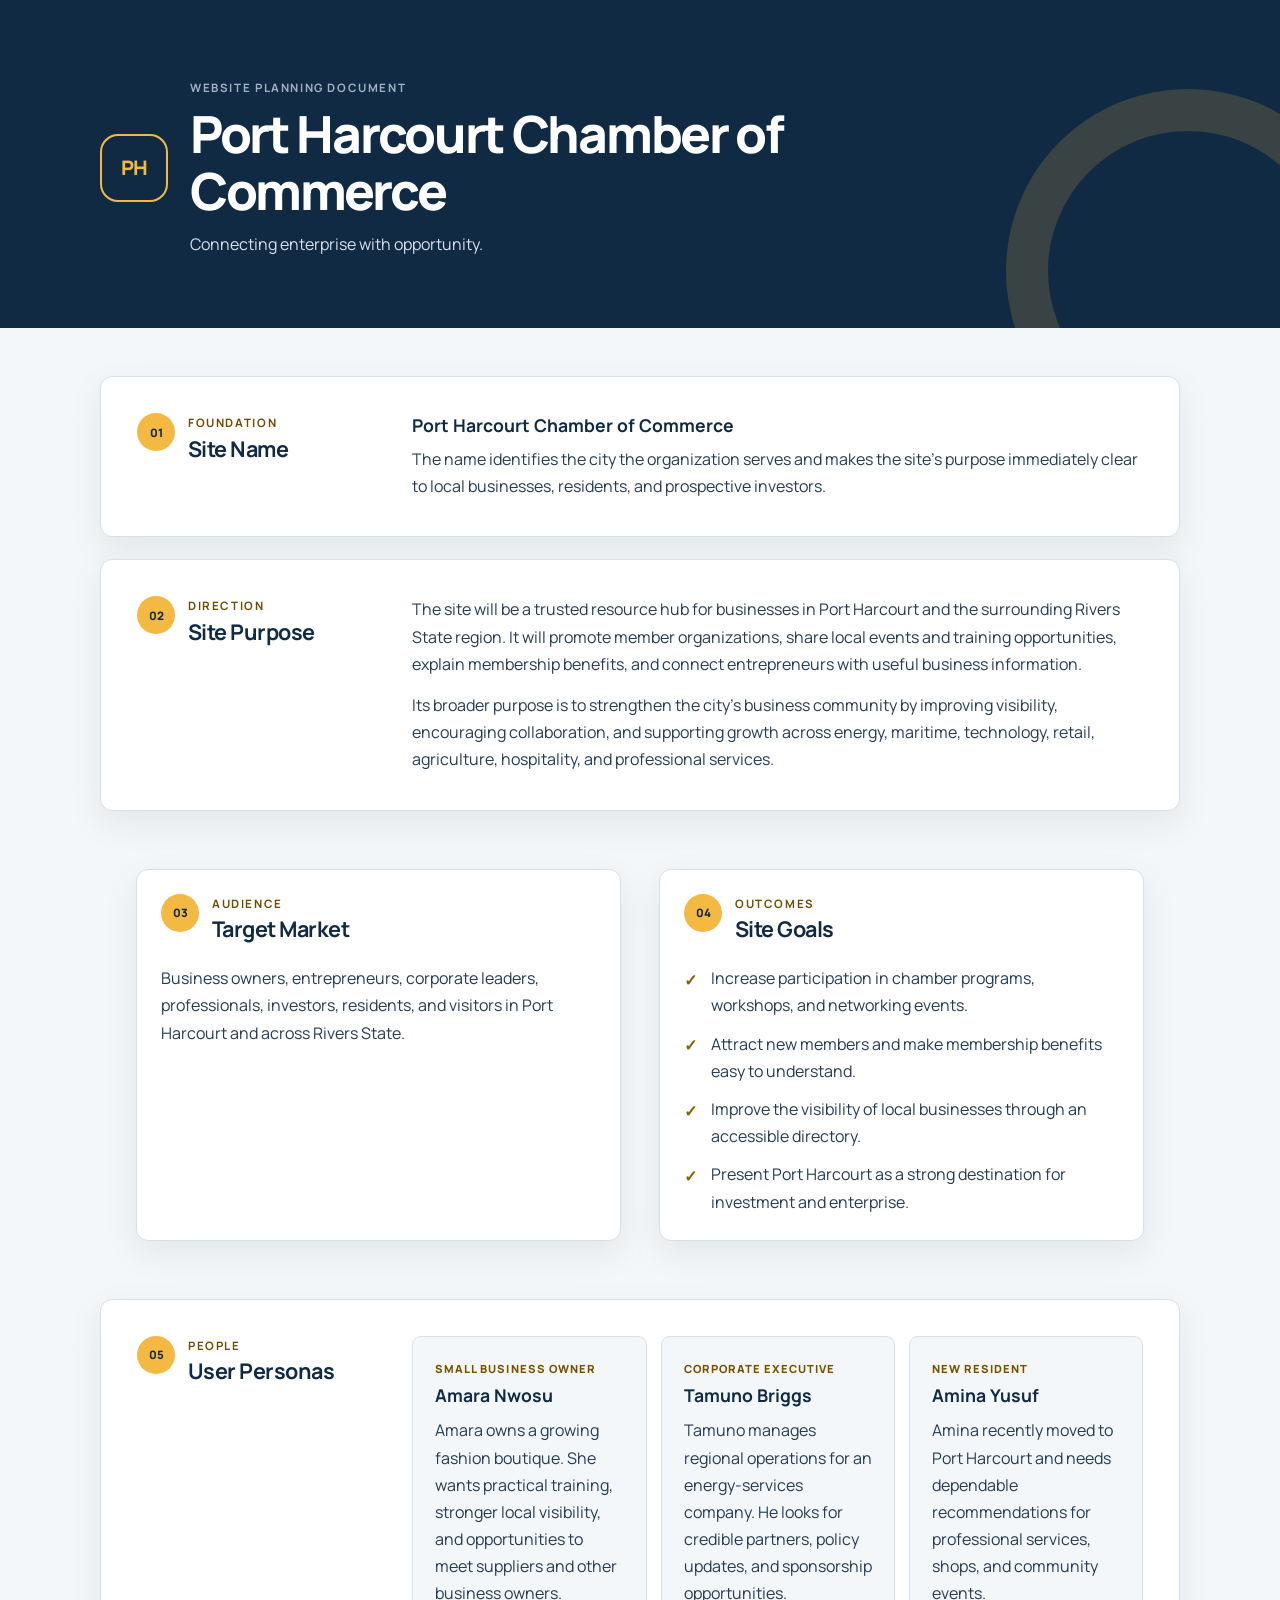
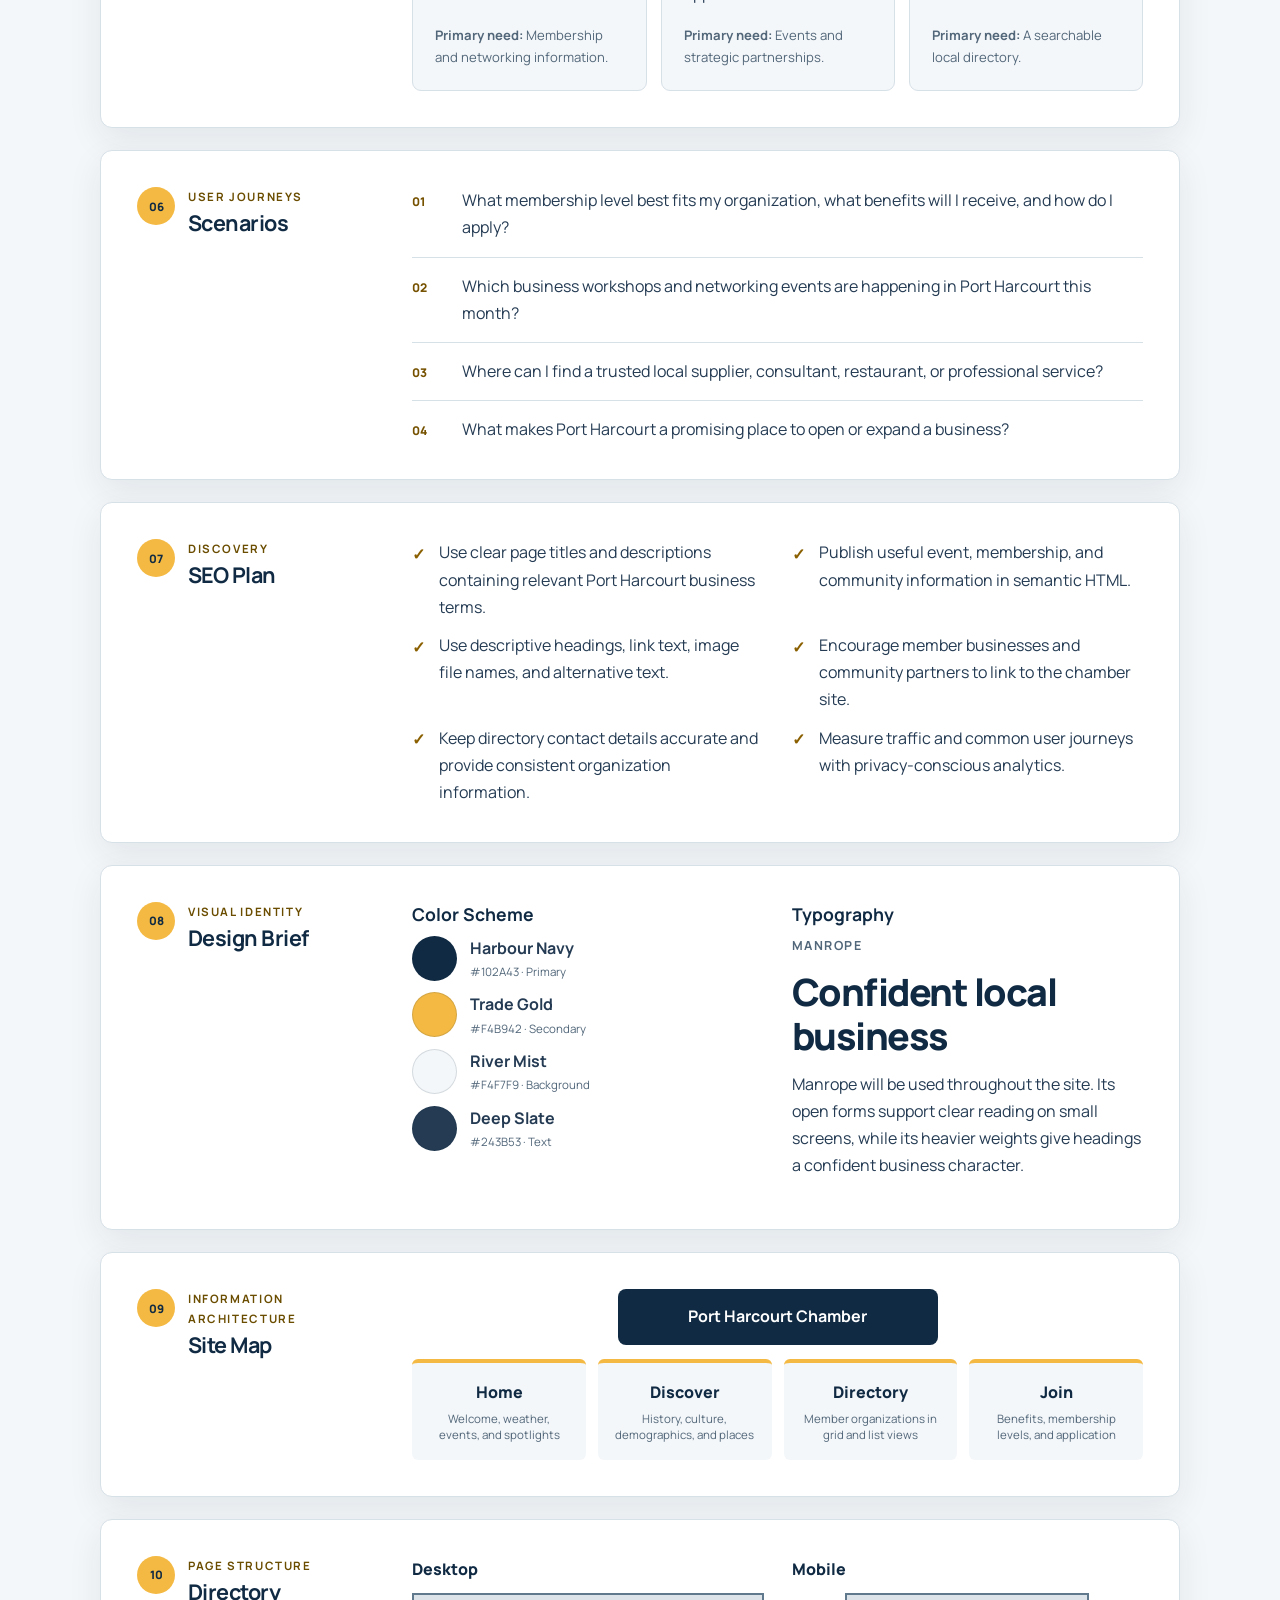
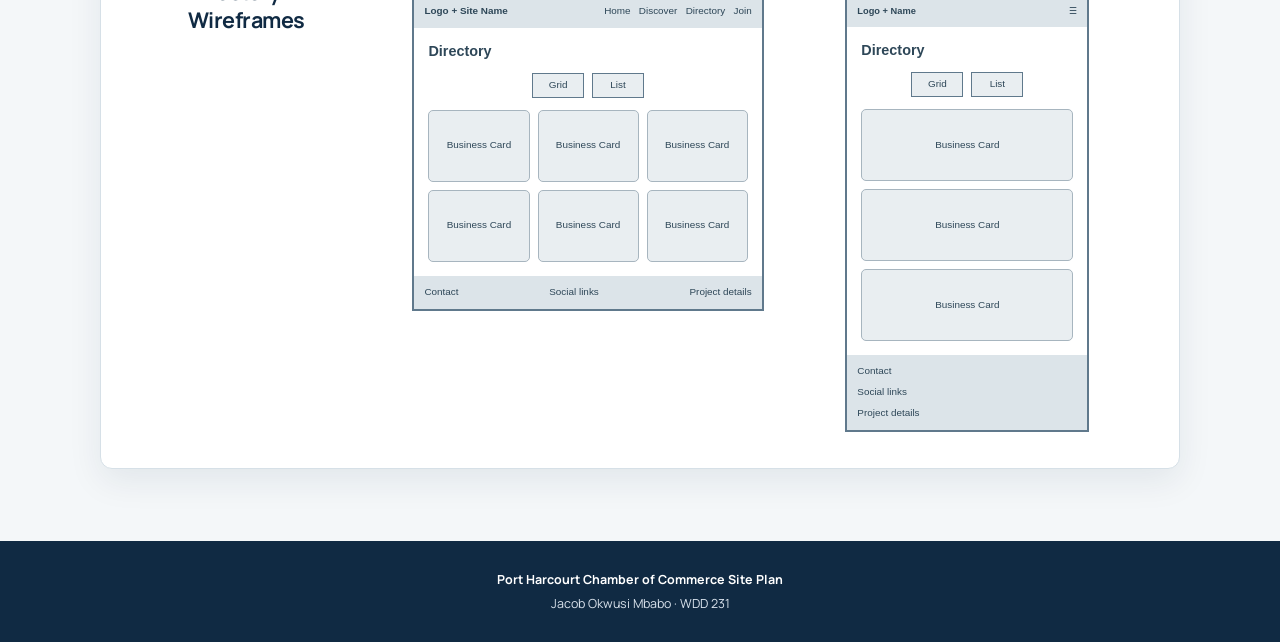
<file: chamber/siteplan.html>
<!DOCTYPE html>
<html lang="en">

<head>
    <meta charset="UTF-8">
    <meta name="viewport" content="width=device-width, initial-scale=1.0">
    <title>Port Harcourt Chamber of Commerce | Site Plan</title>
    <meta name="description" content="Site plan for the Port Harcourt Chamber of Commerce website, including its purpose, audience, goals, design system, sitemap, and wireframes.">
    <meta name="author" content="Jacob Okwusi Mbabo">
    <link rel="preconnect" href="https://fonts.googleapis.com">
    <link rel="preconnect" href="https://fonts.gstatic.com" crossorigin>
    <link href="https://fonts.googleapis.com/css2?family=Manrope:wght@400;500;600;700;800&amp;display=swap" rel="stylesheet">
    <link rel="stylesheet" href="styles/siteplan.css">
</head>

<body>
    <header class="page-header">
        <div class="header-content">
            <span class="brand-mark" aria-hidden="true">PH</span>
            <div>
                <p class="eyebrow">Website planning document</p>
                <h1>Port Harcourt Chamber of Commerce</h1>
                <p class="subtitle">Connecting enterprise with opportunity.</p>
            </div>
        </div>
    </header>

    <main>
        <section class="plan-section overview" aria-labelledby="site-name-heading">
            <div class="section-heading">
                <p class="section-number">01</p>
                <div>
                    <p class="eyebrow">Foundation</p>
                    <h2 id="site-name-heading">Site Name</h2>
                </div>
            </div>
            <div class="section-content">
                <h3>Port Harcourt Chamber of Commerce</h3>
                <p>The name identifies the city the organization serves and makes the site's purpose immediately clear to local businesses, residents, and prospective investors.</p>
            </div>
        </section>

        <section class="plan-section" aria-labelledby="purpose-heading">
            <div class="section-heading">
                <p class="section-number">02</p>
                <div>
                    <p class="eyebrow">Direction</p>
                    <h2 id="purpose-heading">Site Purpose</h2>
                </div>
            </div>
            <div class="section-content">
                <p>The site will be a trusted resource hub for businesses in Port Harcourt and the surrounding Rivers State region. It will promote member organizations, share local events and training opportunities, explain membership benefits, and connect entrepreneurs with useful business information.</p>
                <p>Its broader purpose is to strengthen the city's business community by improving visibility, encouraging collaboration, and supporting growth across energy, maritime, technology, retail, agriculture, hospitality, and professional services.</p>
            </div>
        </section>

        <section class="plan-section split-section" aria-labelledby="audience-heading">
            <div>
                <div class="section-heading compact-heading">
                    <p class="section-number">03</p>
                    <div>
                        <p class="eyebrow">Audience</p>
                        <h2 id="audience-heading">Target Market</h2>
                    </div>
                </div>
                <div class="section-content">
                    <p>Business owners, entrepreneurs, corporate leaders, professionals, investors, residents, and visitors in Port Harcourt and across Rivers State.</p>
                </div>
            </div>
            <div>
                <div class="section-heading compact-heading">
                    <p class="section-number">04</p>
                    <div>
                        <p class="eyebrow">Outcomes</p>
                        <h2>Site Goals</h2>
                    </div>
                </div>
                <div class="section-content">
                    <ul class="check-list">
                        <li>Increase participation in chamber programs, workshops, and networking events.</li>
                        <li>Attract new members and make membership benefits easy to understand.</li>
                        <li>Improve the visibility of local businesses through an accessible directory.</li>
                        <li>Present Port Harcourt as a strong destination for investment and enterprise.</li>
                    </ul>
                </div>
            </div>
        </section>

        <section class="plan-section" aria-labelledby="personas-heading">
            <div class="section-heading">
                <p class="section-number">05</p>
                <div>
                    <p class="eyebrow">People</p>
                    <h2 id="personas-heading">User Personas</h2>
                </div>
            </div>
            <div class="section-content card-grid">
                <article class="persona-card">
                    <p class="persona-type">Small Business Owner</p>
                    <h3>Amara Nwosu</h3>
                    <p>Amara owns a growing fashion boutique. She wants practical training, stronger local visibility, and opportunities to meet suppliers and other business owners.</p>
                    <p class="need"><strong>Primary need:</strong> Membership and networking information.</p>
                </article>
                <article class="persona-card">
                    <p class="persona-type">Corporate Executive</p>
                    <h3>Tamuno Briggs</h3>
                    <p>Tamuno manages regional operations for an energy-services company. He looks for credible partners, policy updates, and sponsorship opportunities.</p>
                    <p class="need"><strong>Primary need:</strong> Events and strategic partnerships.</p>
                </article>
                <article class="persona-card">
                    <p class="persona-type">New Resident</p>
                    <h3>Amina Yusuf</h3>
                    <p>Amina recently moved to Port Harcourt and needs dependable recommendations for professional services, shops, and community events.</p>
                    <p class="need"><strong>Primary need:</strong> A searchable local directory.</p>
                </article>
            </div>
        </section>

        <section class="plan-section" aria-labelledby="scenarios-heading">
            <div class="section-heading">
                <p class="section-number">06</p>
                <div>
                    <p class="eyebrow">User journeys</p>
                    <h2 id="scenarios-heading">Scenarios</h2>
                </div>
            </div>
            <div class="section-content">
                <ol class="scenario-list">
                    <li><span>01</span><p>What membership level best fits my organization, what benefits will I receive, and how do I apply?</p></li>
                    <li><span>02</span><p>Which business workshops and networking events are happening in Port Harcourt this month?</p></li>
                    <li><span>03</span><p>Where can I find a trusted local supplier, consultant, restaurant, or professional service?</p></li>
                    <li><span>04</span><p>What makes Port Harcourt a promising place to open or expand a business?</p></li>
                </ol>
            </div>
        </section>

        <section class="plan-section" aria-labelledby="seo-heading">
            <div class="section-heading">
                <p class="section-number">07</p>
                <div>
                    <p class="eyebrow">Discovery</p>
                    <h2 id="seo-heading">SEO Plan</h2>
                </div>
            </div>
            <div class="section-content">
                <ul class="check-list two-columns">
                    <li>Use clear page titles and descriptions containing relevant Port Harcourt business terms.</li>
                    <li>Publish useful event, membership, and community information in semantic HTML.</li>
                    <li>Use descriptive headings, link text, image file names, and alternative text.</li>
                    <li>Encourage member businesses and community partners to link to the chamber site.</li>
                    <li>Keep directory contact details accurate and provide consistent organization information.</li>
                    <li>Measure traffic and common user journeys with privacy-conscious analytics.</li>
                </ul>
            </div>
        </section>

        <section class="plan-section" aria-labelledby="design-heading">
            <div class="section-heading">
                <p class="section-number">08</p>
                <div>
                    <p class="eyebrow">Visual identity</p>
                    <h2 id="design-heading">Design Brief</h2>
                </div>
            </div>
            <div class="section-content design-grid">
                <div class="color-plan">
                    <h3>Color Scheme</h3>
                    <div class="swatches">
                        <div class="swatch">
                            <span class="color-sample primary"></span>
                            <div><strong>Harbour Navy</strong><small>#102A43 · Primary</small></div>
                        </div>
                        <div class="swatch">
                            <span class="color-sample secondary"></span>
                            <div><strong>Trade Gold</strong><small>#F4B942 · Secondary</small></div>
                        </div>
                        <div class="swatch">
                            <span class="color-sample background"></span>
                            <div><strong>River Mist</strong><small>#F4F7F9 · Background</small></div>
                        </div>
                        <div class="swatch">
                            <span class="color-sample text"></span>
                            <div><strong>Deep Slate</strong><small>#243B53 · Text</small></div>
                        </div>
                    </div>
                </div>
                <div class="type-plan">
                    <h3>Typography</h3>
                    <p class="font-name">Manrope</p>
                    <p class="type-heading">Confident local business</p>
                    <p>Manrope will be used throughout the site. Its open forms support clear reading on small screens, while its heavier weights give headings a confident business character.</p>
                </div>
            </div>
        </section>

        <section class="plan-section" aria-labelledby="sitemap-heading">
            <div class="section-heading">
                <p class="section-number">09</p>
                <div>
                    <p class="eyebrow">Information architecture</p>
                    <h2 id="sitemap-heading">Site Map</h2>
                </div>
            </div>
            <div class="section-content sitemap" role="group" aria-label="Site map showing four pages below the Port Harcourt Chamber website">
                <p class="sitemap-root">Port Harcourt Chamber</p>
                <ul>
                    <li><span>Home</span><small>Welcome, weather, events, and spotlights</small></li>
                    <li><span>Discover</span><small>History, culture, demographics, and places</small></li>
                    <li><span>Directory</span><small>Member organizations in grid and list views</small></li>
                    <li><span>Join</span><small>Benefits, membership levels, and application</small></li>
                </ul>
            </div>
        </section>

        <section class="plan-section" aria-labelledby="wireframes-heading">
            <div class="section-heading">
                <p class="section-number">10</p>
                <div>
                    <p class="eyebrow">Page structure</p>
                    <h2 id="wireframes-heading">Directory Wireframes</h2>
                </div>
            </div>
            <div class="section-content wireframe-grid">
                <figure>
                    <figcaption>Desktop</figcaption>
                    <div class="wireframe desktop-wireframe">
                        <div class="wire-header"><span class="wire-logo">Logo + Site Name</span><span class="wire-nav">Home &nbsp; Discover &nbsp; Directory &nbsp; Join</span></div>
                        <div class="wire-main">
                            <strong>Directory</strong>
                            <div class="wire-controls"><span>Grid</span><span>List</span></div>
                            <div class="wire-cards">
                                <span>Business Card</span><span>Business Card</span><span>Business Card</span>
                                <span>Business Card</span><span>Business Card</span><span>Business Card</span>
                            </div>
                        </div>
                        <div class="wire-footer"><span>Contact</span><span>Social links</span><span>Project details</span></div>
                    </div>
                </figure>
                <figure>
                    <figcaption>Mobile</figcaption>
                    <div class="wireframe mobile-wireframe">
                        <div class="wire-header"><span class="wire-logo">Logo + Name</span><span>☰</span></div>
                        <div class="wire-main">
                            <strong>Directory</strong>
                            <div class="wire-controls"><span>Grid</span><span>List</span></div>
                            <div class="wire-cards">
                                <span>Business Card</span><span>Business Card</span><span>Business Card</span>
                            </div>
                        </div>
                        <div class="wire-footer"><span>Contact</span><span>Social links</span><span>Project details</span></div>
                    </div>
                </figure>
            </div>
        </section>
    </main>

    <footer class="page-footer">
        <p>Port Harcourt Chamber of Commerce Site Plan</p>
        <p>Jacob Okwusi Mbabo · WDD 231</p>
    </footer>
</body>

</html>
</file>
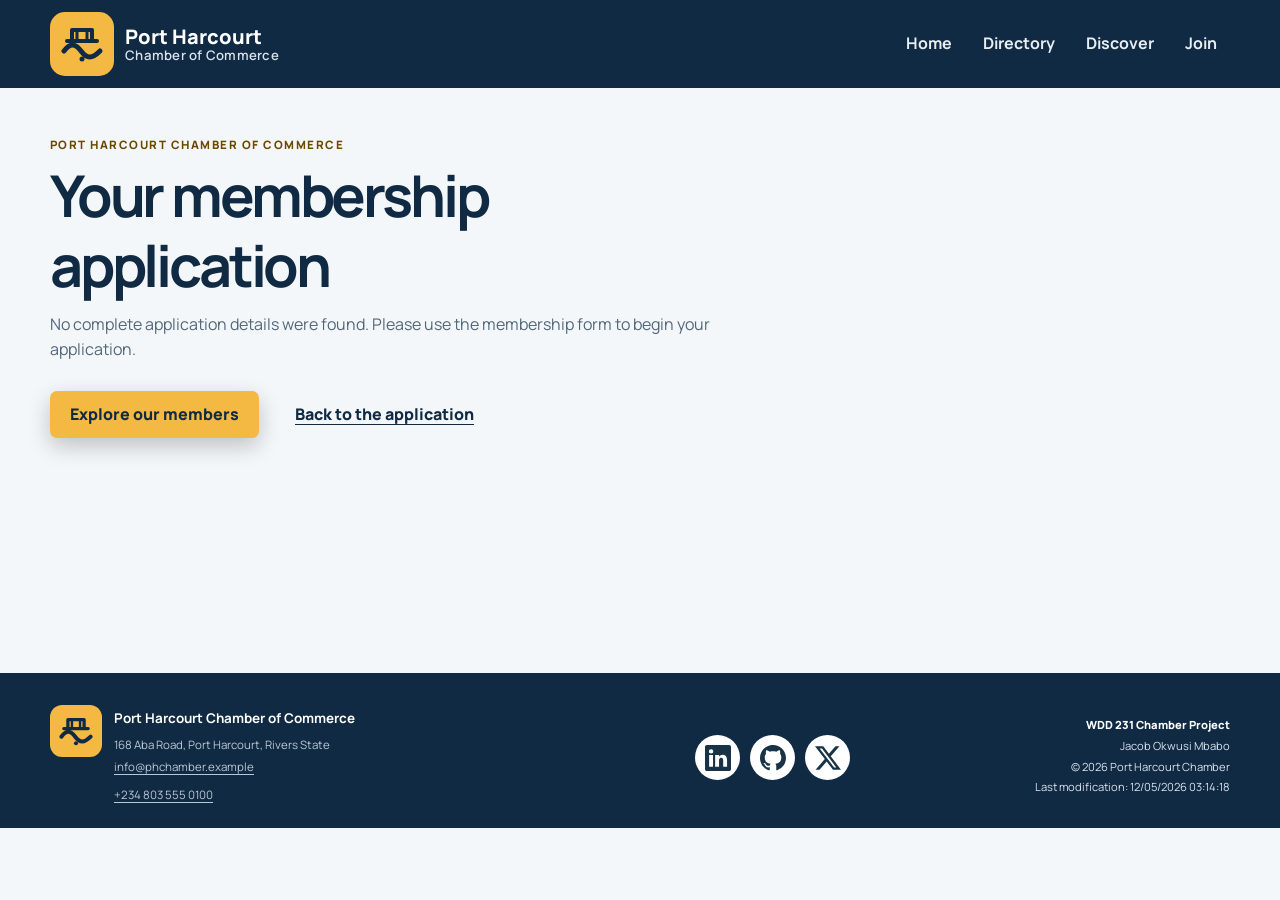
<file: chamber/thankyou.html>
<!DOCTYPE html>
<html lang="en">

<head>
    <meta charset="UTF-8">
    <meta name="viewport" content="width=device-width, initial-scale=1.0">
    <title>Thank You | Port Harcourt Chamber of Commerce</title>
    <meta name="description" content="Thank you for applying to the Port Harcourt Chamber of Commerce. Review your membership application details.">
    <meta name="author" content="Jacob Okwusi Mbabo">
    <meta property="og:title" content="Thank You | Port Harcourt Chamber of Commerce">
    <meta property="og:description" content="Thank you for applying to the Port Harcourt Chamber of Commerce. Review your membership application details.">
    <meta property="og:type" content="website">
    <meta property="og:image" content="https://legendaryemp.github.io/wdd231/chamber/images/ph-pleasure-park.jpg">
    <meta property="og:image:alt" content="The lake and green landscape at Port Harcourt Pleasure Park">
    <meta property="og:url" content="https://legendaryemp.github.io/wdd231/chamber/thankyou.html">
    <link rel="icon" href="images/chamber-logo.svg" type="image/svg+xml">
    <link rel="stylesheet" href="styles/reset.css">
    <link rel="stylesheet" href="styles/small.css">
    <link rel="stylesheet" href="styles/larger.css">
    <link rel="preconnect" href="https://fonts.googleapis.com">
    <link rel="preconnect" href="https://fonts.gstatic.com" crossorigin>
    <link href="https://fonts.googleapis.com/css2?family=Manrope:wght@400;500;600;700;800&amp;display=swap" rel="stylesheet">
    <script src="scripts/navigation.js" defer></script>
    <script src="scripts/dates.js" defer></script>
    <script src="scripts/thankyou.js" defer></script>
</head>

<body>
    <a class="skip-link" href="#main-content">Skip to main content</a>
    <header class="site-header">
        <div class="masthead">
            <a class="brand" href="index.html"><img src="images/chamber-logo.svg" alt="" width="64" height="64"><span class="brand-name">Port Harcourt <small>Chamber of Commerce</small></span></a>
            <button class="menu-toggle" type="button" aria-label="Open navigation" aria-controls="primary-navigation" aria-expanded="false"><span aria-hidden="true"></span></button>
            <nav class="primary-navigation" id="primary-navigation" aria-label="Primary navigation">
                <ul><li><a href="index.html">Home</a></li><li><a href="directory.html">Directory</a></li><li><a href="discover.html">Discover</a></li><li><a href="join.html">Join</a></li></ul>
            </nav>
        </div>
    </header>
    <main class="page-shell thankyou-main" id="main-content">
        <div class="directory-intro">
            <p class="eyebrow">Port Harcourt Chamber of Commerce</p>
            <h1>Thank you for applying</h1>
            <p id="confirmation-message">Thank you for your interest in our business community. Your application details are shown below.</p>
        </div>
        <section class="application-panel confirmation-panel" id="application-summary" aria-labelledby="summary-heading" hidden>
            <h2 id="summary-heading">Your application details</h2>
            <dl class="application-details">
                <div><dt>First name</dt><dd id="first-name"></dd></div>
                <div><dt>Last name</dt><dd id="last-name"></dd></div>
                <div><dt>Email address</dt><dd id="email"></dd></div>
                <div><dt>Mobile phone number</dt><dd id="phone"></dd></div>
                <div><dt>Business or organization</dt><dd id="organization"></dd></div>
                <div><dt>Membership level</dt><dd id="membership"></dd></div>
                <div><dt>Form opened on</dt><dd><time id="submitted-time"></time></dd></div>
            </dl>
        </section>
        <noscript><p>Enable JavaScript to display your application details.</p></noscript>
        <div class="confirmation-actions">
            <a class="button button-primary" href="directory.html">Explore our members</a>
            <a class="button return-link" href="join.html">Back to the application</a>
        </div>
    </main>
    <footer class="site-footer">
        <div class="footer-content">
            <div class="footer-contact"><img src="images/chamber-logo.svg" alt="" width="52" height="52"><div><strong>Port Harcourt Chamber of Commerce</strong><address>168 Aba Road, Port Harcourt, Rivers State<br><a href="mailto:info@phchamber.example">info@phchamber.example</a><br><a href="tel:+2348035550100">+234&nbsp;803&nbsp;555&nbsp;0100</a></address></div></div>
            <nav class="social-links" aria-label="Social media"><a href="https://www.linkedin.com/" aria-label="LinkedIn"><img src="images/linkedin.svg" alt="" width="26" height="26"></a><a href="https://github.com/LegendaryEmp/wdd231" aria-label="GitHub repository"><img src="images/github.svg" alt="" width="26" height="26"></a><a href="https://x.com/Legendaryemp" aria-label="X"><img src="images/x-social.svg" alt="" width="26" height="26"></a></nav>
            <div class="footer-meta"><p>WDD 231 Chamber Project</p><p>Jacob Okwusi Mbabo</p><p><span id="current-year"></span> Port Harcourt Chamber</p><p id="last-modified"></p></div>
        </div>
    </footer>
</body>

</html>
</file>
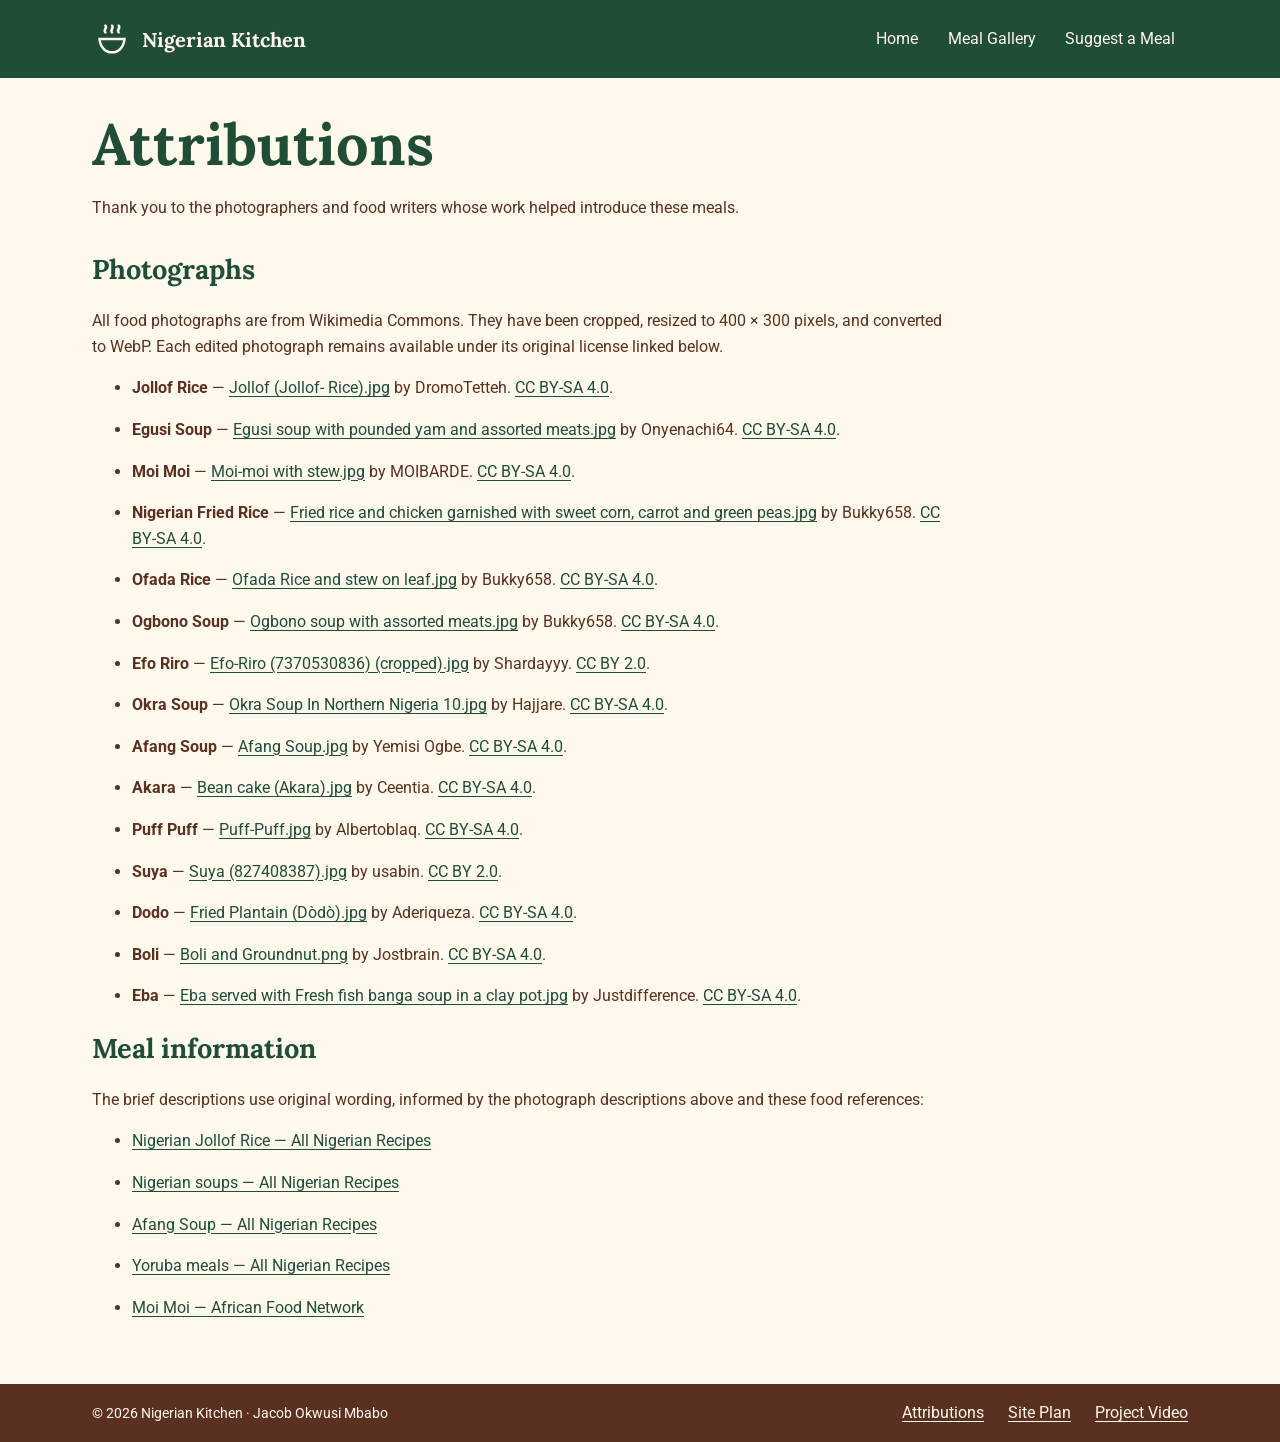
<file: final/attributions.html>
<!DOCTYPE html>
<html lang="en">
<head>
    <meta charset="UTF-8">
    <meta name="viewport" content="width=device-width, initial-scale=1.0">
    <title>Attributions | Nigerian Kitchen</title>
    <meta name="description" content="Photo credits, Creative Commons licenses, and food information sources used in the Nigerian Kitchen meal gallery.">
    <meta name="author" content="Jacob Okwusi Mbabo">
    <meta property="og:title" content="Attributions | Nigerian Kitchen">
    <meta property="og:description" content="Photo credits, Creative Commons licenses, and food information sources used in the Nigerian Kitchen meal gallery.">
    <meta property="og:type" content="website">
    <meta property="og:url" content="https://legendaryemp.github.io/wdd231/final/attributions.html">
    <meta property="og:image" content="https://legendaryemp.github.io/wdd231/final/images/egusi-soup.webp">
    <meta property="og:image:alt" content="Egusi soup served with pounded yam">
    <script src="scripts/navigation.js"></script>
    <link rel="icon" href="images/bowl.svg" type="image/svg+xml">
    <link rel="preconnect" href="https://fonts.googleapis.com">
    <link rel="preconnect" href="https://fonts.gstatic.com" crossorigin>
    <link href="https://fonts.googleapis.com/css2?family=Lora:wght@400;700&amp;family=Roboto:wght@400;700&amp;display=swap" rel="stylesheet">
    <link rel="stylesheet" href="styles/small.css">
    <link rel="stylesheet" href="styles/larger.css">
    <script type="module" src="scripts/main.js"></script>
</head>
<body>
    <a class="skip-link" href="#main-content">Skip to main content</a>
    <header class="site-header">
        <div class="header-content">
            <a class="brand" href="index.html">
                <img src="images/bowl.svg" alt="Nigerian Kitchen bowl logo" width="40" height="40">
                <span>Nigerian Kitchen</span>
            </a>
            <button class="menu-toggle" type="button" aria-label="Open navigation" aria-expanded="false" aria-controls="primary-navigation" hidden>
                <span aria-hidden="true">☰</span>
            </button>
            <nav id="primary-navigation" aria-label="Primary navigation">
                <a href="index.html">Home</a>
                <a href="meals.html">Meal Gallery</a>
                <a href="suggest.html">Suggest a Meal</a>
            </nav>
        </div>
    </header>
    <main id="main-content">
        <div class="page-heading">
            <h1>Attributions</h1>
            <p>Thank you to the photographers and food writers whose work helped introduce these meals.</p>
        </div>
        <section class="credits" aria-labelledby="photo-credits">
            <h2 id="photo-credits">Photographs</h2>
            <p>All food photographs are from Wikimedia Commons. They have been cropped, resized to 400 × 300 pixels, and converted to WebP. Each edited photograph remains available under its original license linked below.</p>
            <ul>
                <li><strong>Jollof Rice</strong> — <a href="https://commons.wikimedia.org/wiki/File:Jollof_(Jollof-_Rice).jpg">Jollof (Jollof- Rice).jpg</a> by DromoTetteh. <a href="https://creativecommons.org/licenses/by-sa/4.0">CC BY-SA 4.0</a>.</li>
                <li><strong>Egusi Soup</strong> — <a href="https://commons.wikimedia.org/wiki/File:Egusi_soup_with_pounded_yam_and_assorted_meats.jpg">Egusi soup with pounded yam and assorted meats.jpg</a> by Onyenachi64. <a href="https://creativecommons.org/licenses/by-sa/4.0">CC BY-SA 4.0</a>.</li>
                <li><strong>Moi Moi</strong> — <a href="https://commons.wikimedia.org/wiki/File:Moi-moi_with_stew.jpg">Moi-moi with stew.jpg</a> by MOIBARDE. <a href="https://creativecommons.org/licenses/by-sa/4.0">CC BY-SA 4.0</a>.</li>
                <li><strong>Nigerian Fried Rice</strong> — <a href="https://commons.wikimedia.org/wiki/File:Fried_rice_and_chicken_garnished_with_sweet_corn,_carrot_and_green_peas.jpg">Fried rice and chicken garnished with sweet corn, carrot and green peas.jpg</a> by Bukky658. <a href="https://creativecommons.org/licenses/by-sa/4.0">CC BY-SA 4.0</a>.</li>
                <li><strong>Ofada Rice</strong> — <a href="https://commons.wikimedia.org/wiki/File:Ofada_Rice_and_stew_on_leaf.jpg">Ofada Rice and stew on leaf.jpg</a> by Bukky658. <a href="https://creativecommons.org/licenses/by-sa/4.0">CC BY-SA 4.0</a>.</li>
                <li><strong>Ogbono Soup</strong> — <a href="https://commons.wikimedia.org/wiki/File:Ogbono_soup_with_assorted_meats.jpg">Ogbono soup with assorted meats.jpg</a> by Bukky658. <a href="https://creativecommons.org/licenses/by-sa/4.0">CC BY-SA 4.0</a>.</li>
                <li><strong>Efo Riro</strong> — <a href="https://commons.wikimedia.org/wiki/File:Efo-Riro_(7370530836)_(cropped).jpg">Efo-Riro (7370530836) (cropped).jpg</a> by Shardayyy. <a href="https://creativecommons.org/licenses/by/2.0">CC BY 2.0</a>.</li>
                <li><strong>Okra Soup</strong> — <a href="https://commons.wikimedia.org/wiki/File:Okra_Soup_In_Northern_Nigeria_10.jpg">Okra Soup In Northern Nigeria 10.jpg</a> by Hajjare. <a href="https://creativecommons.org/licenses/by-sa/4.0">CC BY-SA 4.0</a>.</li>
                <li><strong>Afang Soup</strong> — <a href="https://commons.wikimedia.org/wiki/File:Afang_Soup.jpg">Afang Soup.jpg</a> by Yemisi Ogbe. <a href="https://creativecommons.org/licenses/by-sa/4.0">CC BY-SA 4.0</a>.</li>
                <li><strong>Akara</strong> — <a href="https://commons.wikimedia.org/wiki/File:Bean_cake_(Akara).jpg">Bean cake (Akara).jpg</a> by Ceentia. <a href="https://creativecommons.org/licenses/by-sa/4.0">CC BY-SA 4.0</a>.</li>
                <li><strong>Puff Puff</strong> — <a href="https://commons.wikimedia.org/wiki/File:Puff-Puff.jpg">Puff-Puff.jpg</a> by Albertoblaq. <a href="https://creativecommons.org/licenses/by-sa/4.0">CC BY-SA 4.0</a>.</li>
                <li><strong>Suya</strong> — <a href="https://commons.wikimedia.org/wiki/File:Suya_(827408387).jpg">Suya (827408387).jpg</a> by usabin. <a href="https://creativecommons.org/licenses/by/2.0">CC BY 2.0</a>.</li>
                <li><strong>Dodo</strong> — <a href="https://commons.wikimedia.org/wiki/File:Fried_Plantain_(D%C3%B2d%C3%B2).jpg">Fried Plantain (Dòdò).jpg</a> by Aderiqueza. <a href="https://creativecommons.org/licenses/by-sa/4.0">CC BY-SA 4.0</a>.</li>
                <li><strong>Boli</strong> — <a href="https://commons.wikimedia.org/wiki/File:Boli_and_Groundnut.png">Boli and Groundnut.png</a> by Jostbrain. <a href="https://creativecommons.org/licenses/by-sa/4.0">CC BY-SA 4.0</a>.</li>
                <li><strong>Eba</strong> — <a href="https://commons.wikimedia.org/wiki/File:Eba_served_with_Fresh_fish_banga_soup_in_a_clay_pot.jpg">Eba served with Fresh fish banga soup in a clay pot.jpg</a> by Justdifference. <a href="https://creativecommons.org/licenses/by-sa/4.0">CC BY-SA 4.0</a>.</li>
            </ul>
        </section>
        <section class="credits" aria-labelledby="food-sources">
            <h2 id="food-sources">Meal information</h2>
            <p>The brief descriptions use original wording, informed by the photograph descriptions above and these food references:</p>
            <ul>
                <li><a href="https://www.allnigerianrecipes.com/rice/nigerian-jollof-rice/">Nigerian Jollof Rice — All Nigerian Recipes</a></li>
                <li><a href="https://www.allnigerianrecipes.com/soups/">Nigerian soups — All Nigerian Recipes</a></li>
                <li><a href="https://www.allnigerianrecipes.com/soups/afang-soup/">Afang Soup — All Nigerian Recipes</a></li>
                <li><a href="https://www.allnigerianrecipes.com/yoruba-recipes/">Yoruba meals — All Nigerian Recipes</a></li>
                <li><a href="https://afrifoodnetwork.com/recipes/breakfast-recipes/moi-moi/">Moi Moi — African Food Network</a></li>
            </ul>
        </section>
    </main>
    <footer class="site-footer">
        <div class="footer-content">
            <p>© <span id="year"></span> Nigerian Kitchen · Jacob Okwusi Mbabo</p>
            <div class="footer-links">
                <a href="attributions.html">Attributions</a>
                <a href="siteplan.html">Site Plan</a>
                <a href="https://youtu.be/FoVzrbaTW0Q">Project Video</a>
            </div>
        </div>
    </footer>
</body>
</html>
</file>
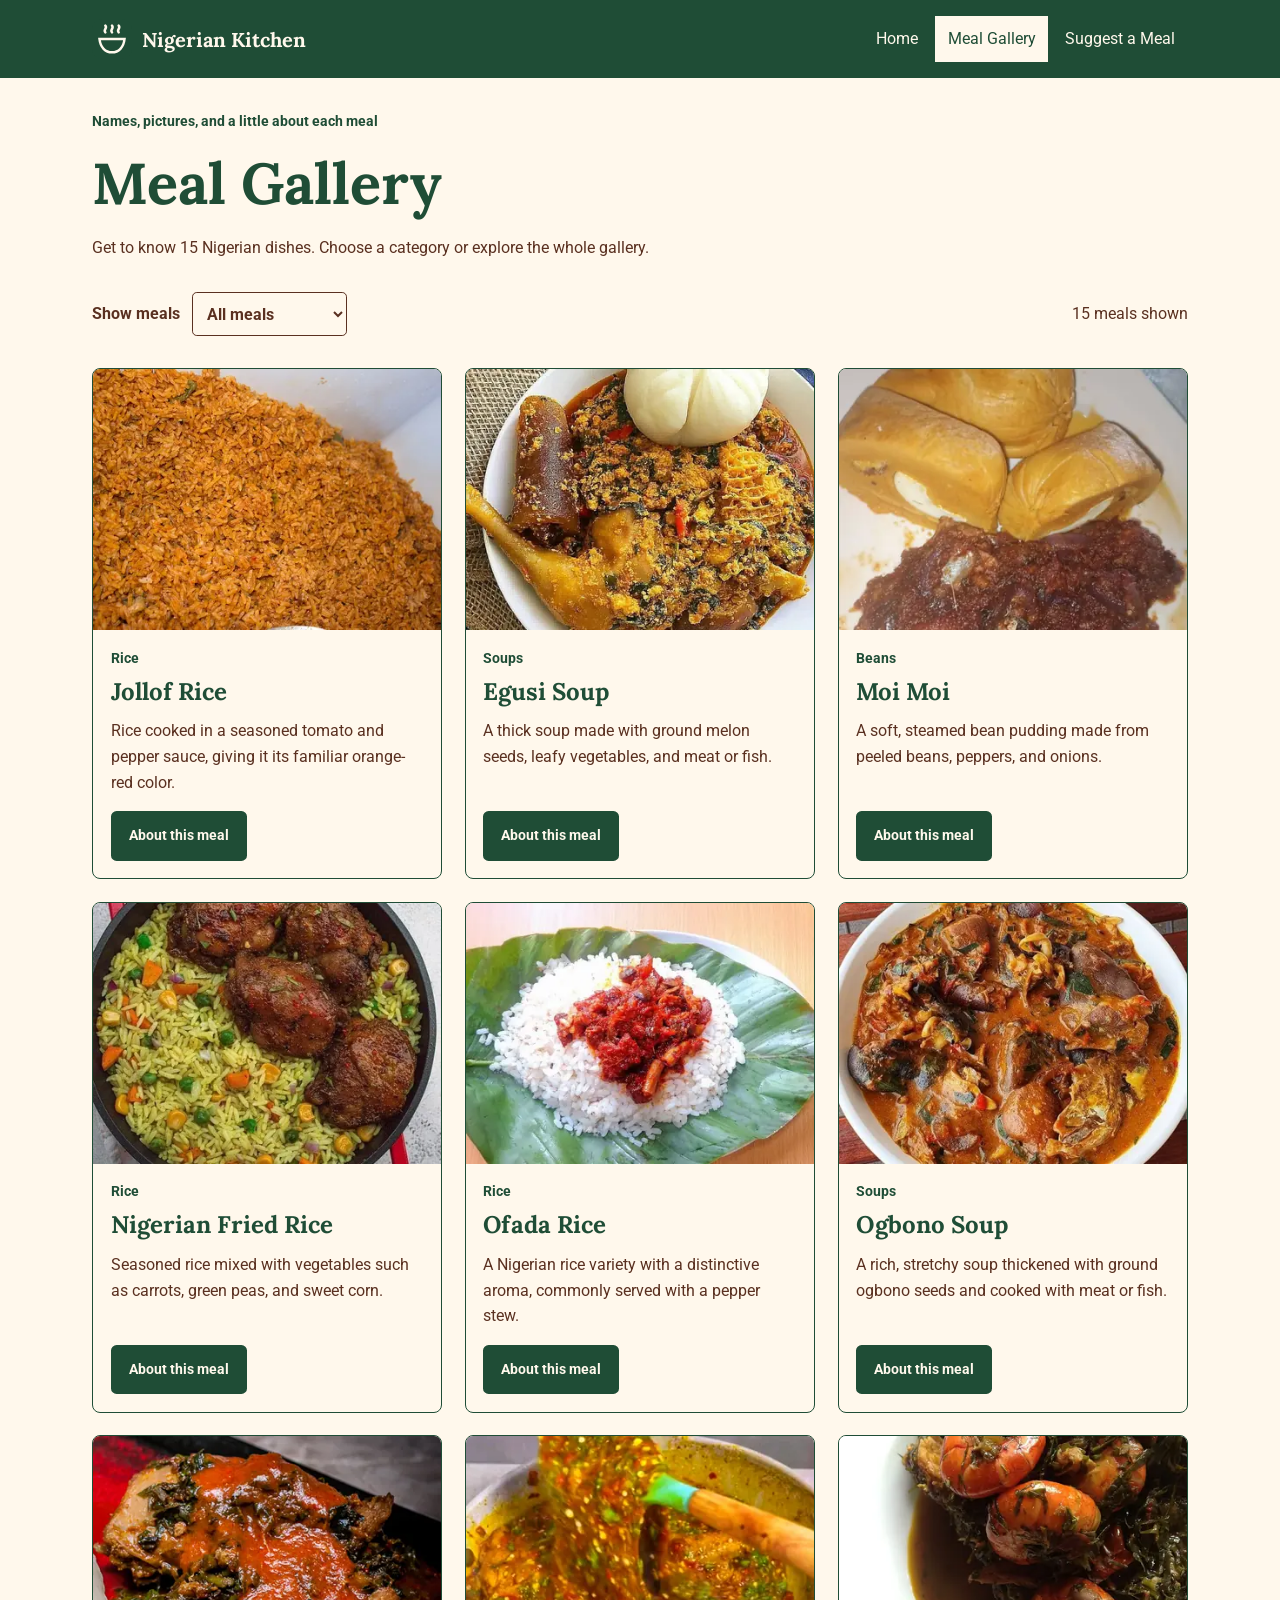
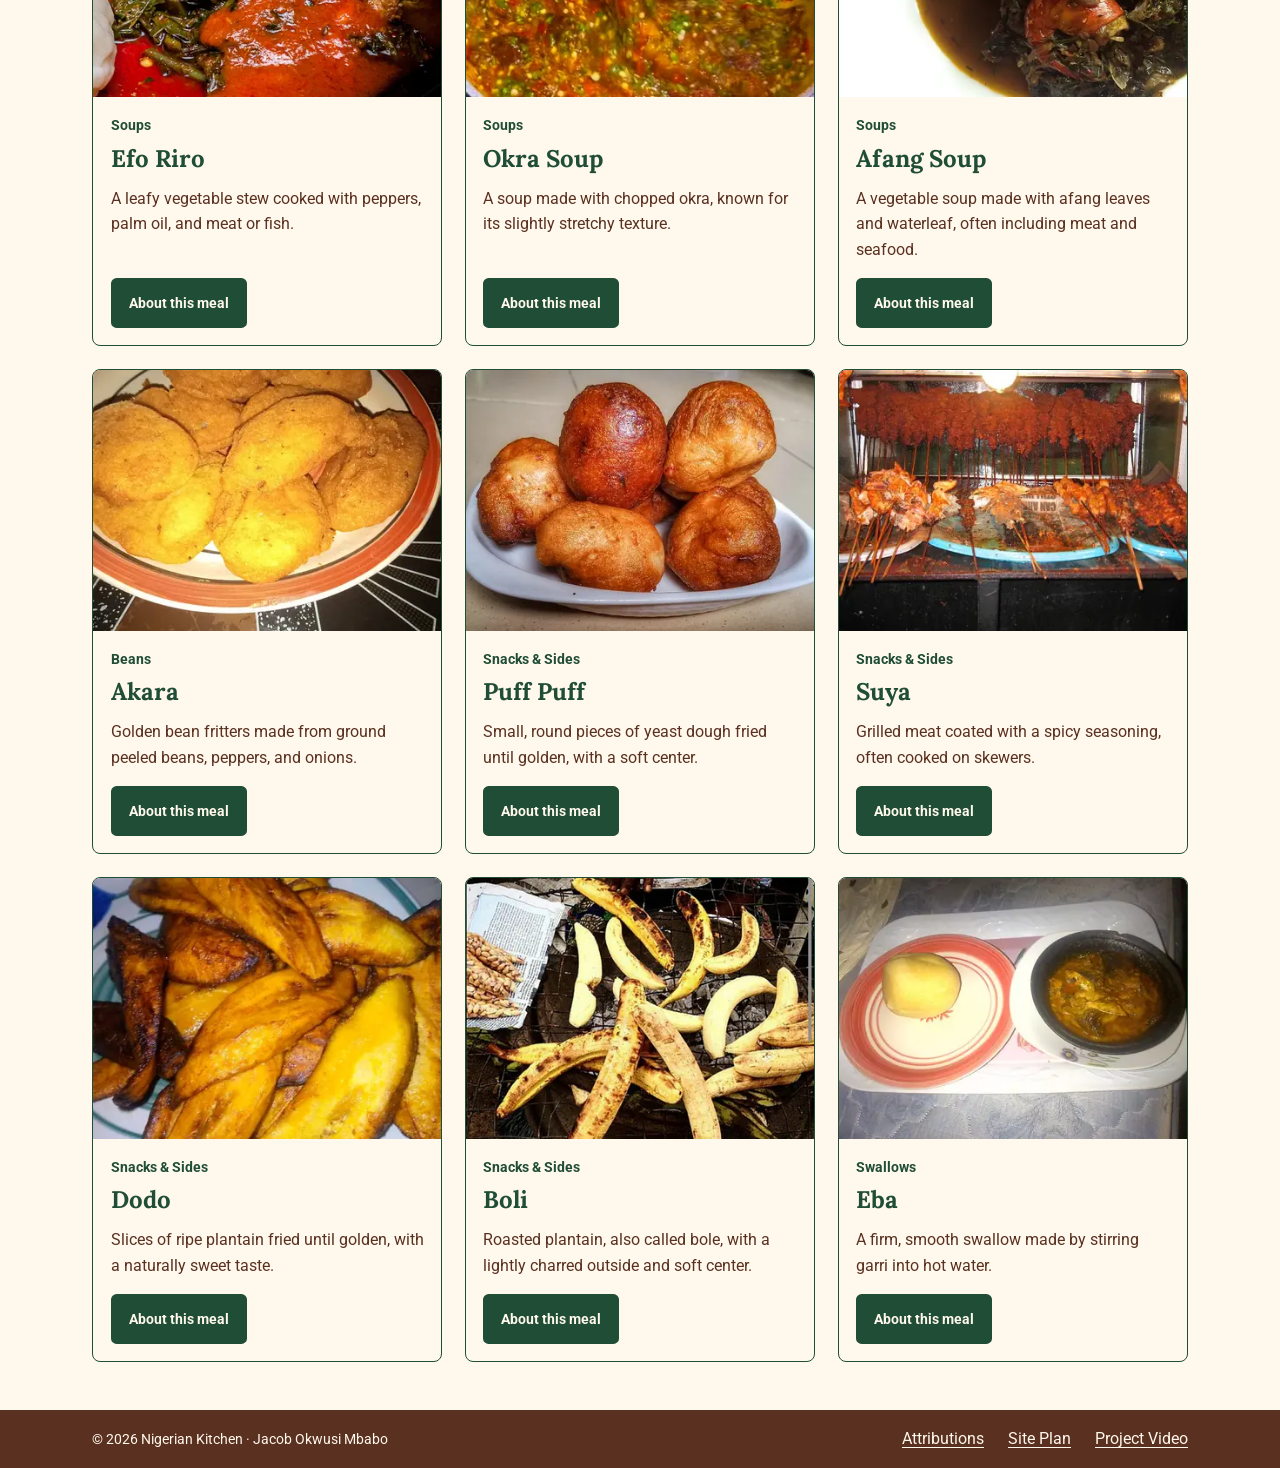
<file: final/meals.html>
<!DOCTYPE html>
<html lang="en">
<head>
    <meta charset="UTF-8">
    <meta name="viewport" content="width=device-width, initial-scale=1.0">
    <title>Meal Gallery | Nigerian Kitchen</title>
    <meta name="description" content="Browse 15 Nigerian meals with photos, names, categories, and short descriptions. Filter the gallery and learn how each meal is enjoyed.">
    <meta name="author" content="Jacob Okwusi Mbabo">
    <meta property="og:title" content="Meal Gallery | Nigerian Kitchen">
    <meta property="og:description" content="Browse 15 Nigerian meals with photos, names, categories, and short descriptions. Filter the gallery and learn how each meal is enjoyed.">
    <meta property="og:type" content="website">
    <meta property="og:url" content="https://legendaryemp.github.io/wdd231/final/meals.html">
    <meta property="og:image" content="https://legendaryemp.github.io/wdd231/final/images/egusi-soup.webp">
    <meta property="og:image:alt" content="Egusi soup served with pounded yam">
    <script src="scripts/navigation.js"></script>
    <link rel="icon" href="images/bowl.svg" type="image/svg+xml">
    <link rel="preconnect" href="https://fonts.googleapis.com">
    <link rel="preconnect" href="https://fonts.gstatic.com" crossorigin>
    <link href="https://fonts.googleapis.com/css2?family=Lora:wght@400;700&amp;family=Roboto:wght@400;700&amp;display=swap" rel="stylesheet">
    <link rel="stylesheet" href="styles/small.css">
    <link rel="stylesheet" href="styles/larger.css">
    <script type="module" src="scripts/main.js"></script>
    <script type="module" src="scripts/meals.js"></script>
</head>
<body>
    <a class="skip-link" href="#main-content">Skip to main content</a>
    <header class="site-header">
        <div class="header-content">
            <a class="brand" href="index.html">
                <img src="images/bowl.svg" alt="Nigerian Kitchen bowl logo" width="40" height="40">
                <span>Nigerian Kitchen</span>
            </a>
            <button class="menu-toggle" type="button" aria-label="Open navigation" aria-expanded="false" aria-controls="primary-navigation" hidden>
                <span aria-hidden="true">☰</span>
            </button>
            <nav id="primary-navigation" aria-label="Primary navigation">
                <a href="index.html">Home</a>
                <a href="meals.html" aria-current="page">Meal Gallery</a>
                <a href="suggest.html">Suggest a Meal</a>
            </nav>
        </div>
    </header>
    <main id="main-content">
        <div class="page-heading">
            <p class="eyebrow">Names, pictures, and a little about each meal</p>
            <h1>Meal Gallery</h1>
            <p>Get to know 15 Nigerian dishes. Choose a category or explore the whole gallery.</p>
        </div>
        <div class="gallery-tools">
            <label>Show meals
                <select id="category-filter" name="category" disabled>
                    <option value="all">All meals</option>
                    <option value="Rice">Rice</option>
                    <option value="Soups">Soups</option>
                    <option value="Beans">Beans</option>
                    <option value="Snacks &amp; Sides">Snacks &amp; Sides</option>
                    <option value="Swallows">Swallows</option>
                </select>
            </label>
            <p id="meal-status" role="status">Loading meals…</p>
        </div>
        <div id="meal-grid" class="meal-grid" aria-busy="true"></div>
        <noscript><p>Enable JavaScript to load and filter the meal gallery.</p></noscript>
        <dialog id="meal-dialog" aria-labelledby="dialog-title">
            <button class="dialog-close" type="button" aria-label="Close meal details" autofocus>Close ×</button>
            <h2 id="dialog-title">Meal details</h2>
            <p id="dialog-category" class="category"></p>
            <p id="dialog-description"></p>
            <h3>How it is enjoyed</h3>
            <p id="dialog-serving"></p>
        </dialog>
    </main>
    <footer class="site-footer">
        <div class="footer-content">
            <p>© <span id="year"></span> Nigerian Kitchen · Jacob Okwusi Mbabo</p>
            <div class="footer-links">
                <a href="attributions.html">Attributions</a>
                <a href="siteplan.html">Site Plan</a>
                <a href="https://youtu.be/FoVzrbaTW0Q">Project Video</a>
            </div>
        </div>
    </footer>
</body>
</html>
</file>
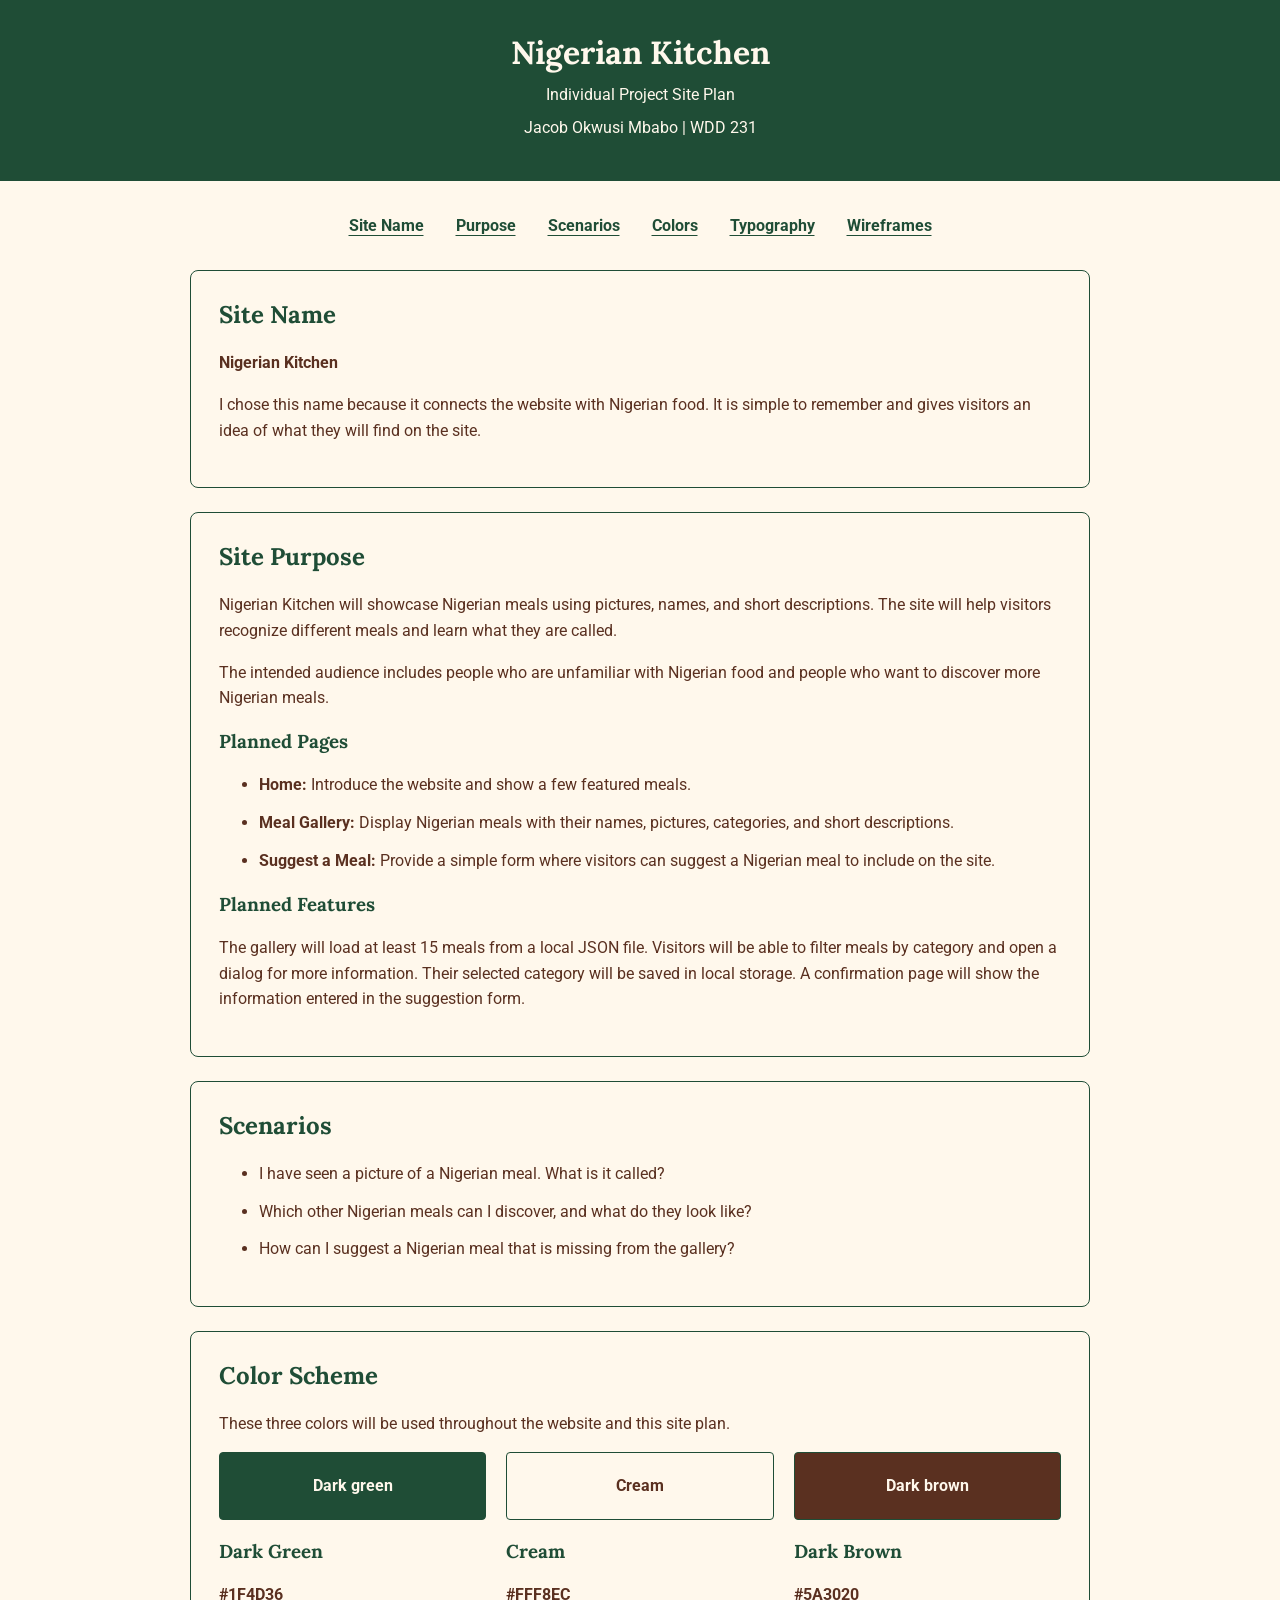
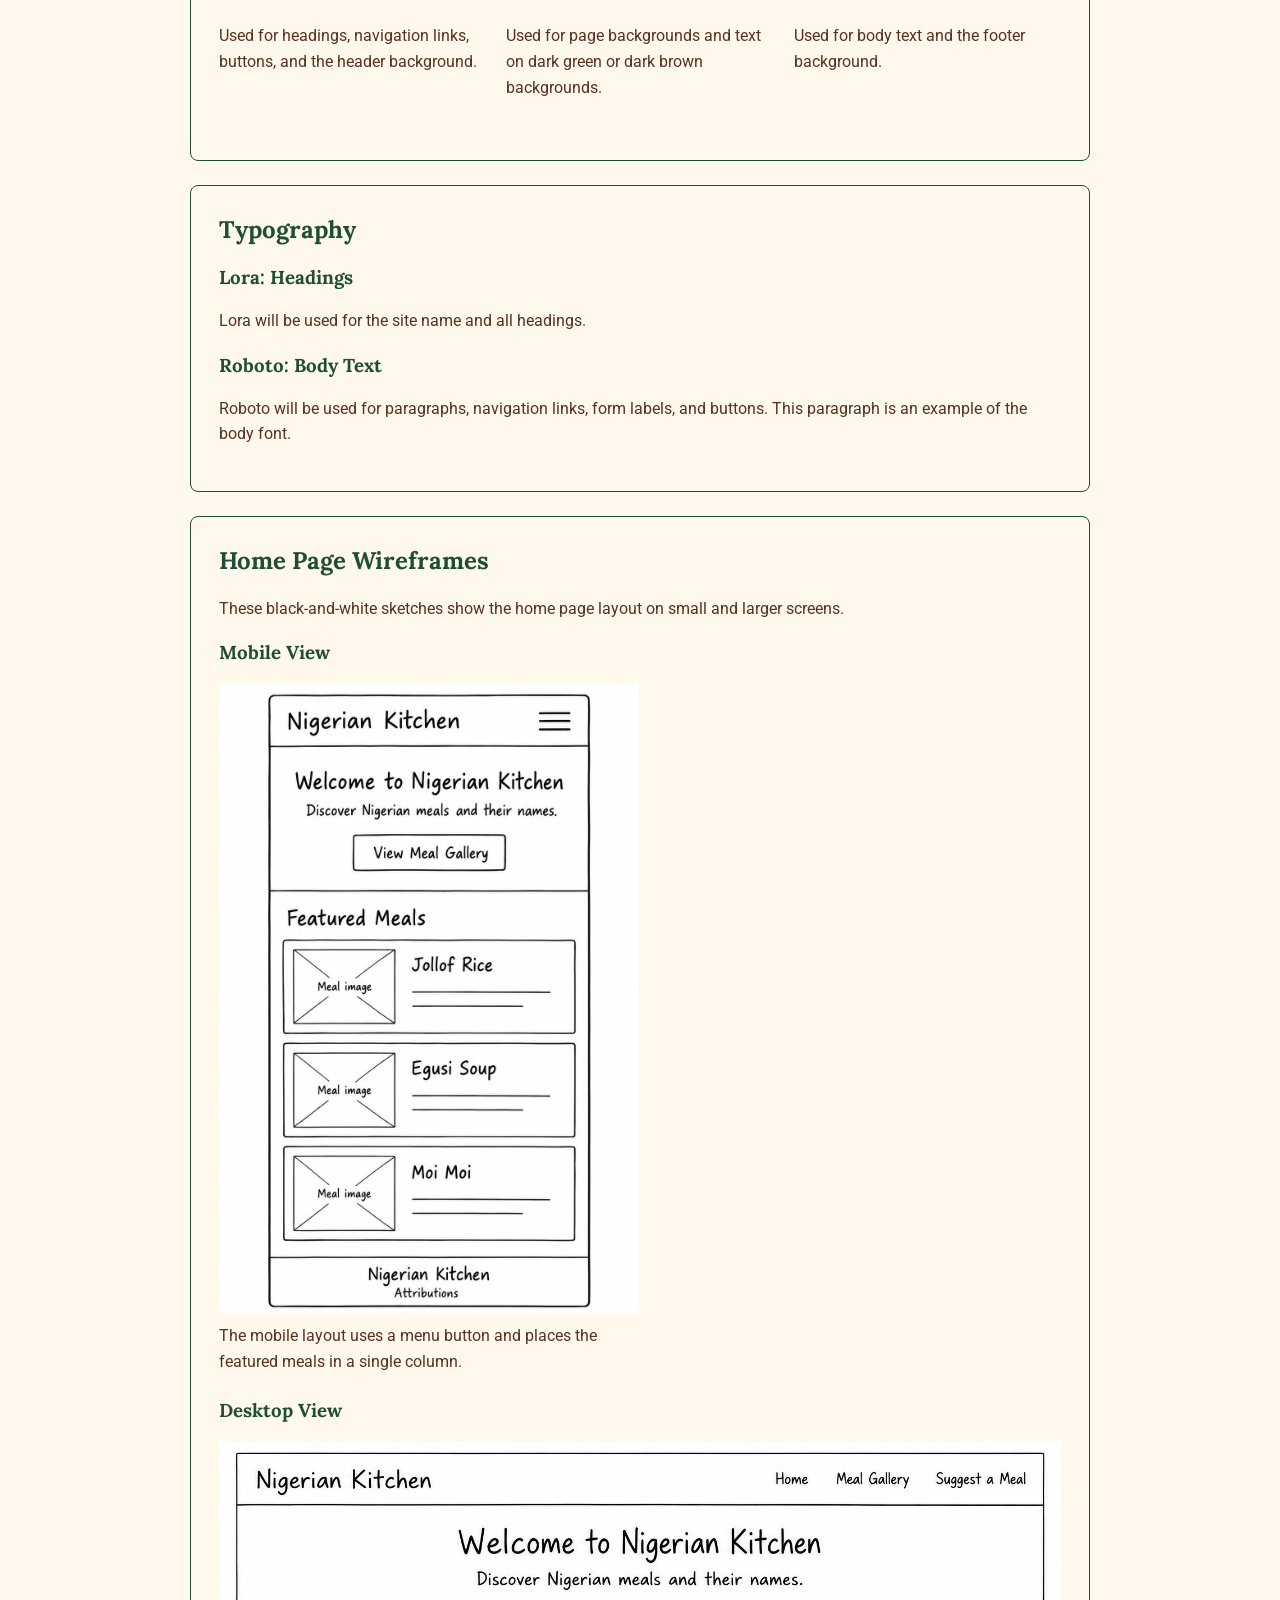
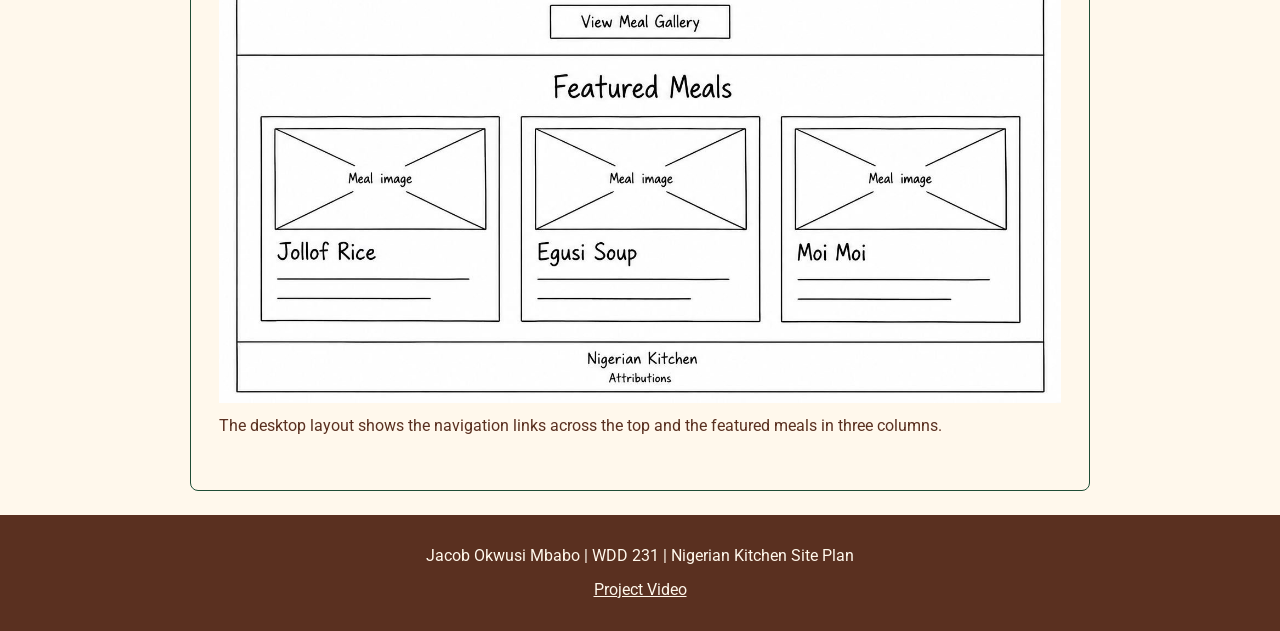
<file: final/siteplan.html>
<!DOCTYPE html>
<html lang="en">

<head>
    <meta charset="UTF-8">
    <meta name="viewport" content="width=device-width, initial-scale=1.0">
    <title>Nigerian Kitchen | Website Site Plan</title>
    <meta name="description" content="A website plan for Nigerian Kitchen, a simple website introducing Nigerian meals through their names, pictures, and short descriptions.">
    <meta name="author" content="Jacob Okwusi Mbabo">
    <link rel="icon" href="images/bowl.svg" type="image/svg+xml">
    <link rel="preconnect" href="https://fonts.googleapis.com">
    <link rel="preconnect" href="https://fonts.gstatic.com" crossorigin>
    <link href="https://fonts.googleapis.com/css2?family=Lora:wght@400;700&amp;family=Roboto:wght@400;700&amp;display=swap" rel="stylesheet">
    <link rel="stylesheet" href="styles/siteplan.css">
</head>

<body>
    <header>
        <h1>Nigerian Kitchen</h1>
        <p>Individual Project Site Plan</p>
        <p>Jacob Okwusi Mbabo | WDD 231</p>
    </header>

    <nav aria-label="Site plan sections">
        <a href="#site-name">Site Name</a>
        <a href="#purpose">Purpose</a>
        <a href="#scenarios">Scenarios</a>
        <a href="#colors">Colors</a>
        <a href="#typography">Typography</a>
        <a href="#wireframes">Wireframes</a>
    </nav>

    <main>
        <section id="site-name">
            <h2>Site Name</h2>
            <p><strong>Nigerian Kitchen</strong></p>
            <p>I chose this name because it connects the website with Nigerian food. It is simple to remember and gives visitors an idea of what they will find on the site.</p>
        </section>

        <section id="purpose">
            <h2>Site Purpose</h2>
            <p>Nigerian Kitchen will showcase Nigerian meals using pictures, names, and short descriptions. The site will help visitors recognize different meals and learn what they are called.</p>
            <p>The intended audience includes people who are unfamiliar with Nigerian food and people who want to discover more Nigerian meals.</p>
            <h3>Planned Pages</h3>
            <ul>
                <li><strong>Home:</strong> Introduce the website and show a few featured meals.</li>
                <li><strong>Meal Gallery:</strong> Display Nigerian meals with their names, pictures, categories, and short descriptions.</li>
                <li><strong>Suggest a Meal:</strong> Provide a simple form where visitors can suggest a Nigerian meal to include on the site.</li>
            </ul>
            <h3>Planned Features</h3>
            <p>The gallery will load at least 15 meals from a local JSON file. Visitors will be able to filter meals by category and open a dialog for more information. Their selected category will be saved in local storage. A confirmation page will show the information entered in the suggestion form.</p>
        </section>

        <section id="scenarios">
            <h2>Scenarios</h2>
            <ul>
                <li>I have seen a picture of a Nigerian meal. What is it called?</li>
                <li>Which other Nigerian meals can I discover, and what do they look like?</li>
                <li>How can I suggest a Nigerian meal that is missing from the gallery?</li>
            </ul>
        </section>

        <section id="colors">
            <h2>Color Scheme</h2>
            <p>These three colors will be used throughout the website and this site plan.</p>
            <ul class="color-list">
                <li>
                    <span class="swatch green-swatch">Dark green</span>
                    <h3>Dark Green</h3>
                    <p><strong>#1F4D36</strong></p>
                    <p>Used for headings, navigation links, buttons, and the header background.</p>
                </li>
                <li>
                    <span class="swatch cream-swatch">Cream</span>
                    <h3>Cream</h3>
                    <p><strong>#FFF8EC</strong></p>
                    <p>Used for page backgrounds and text on dark green or dark brown backgrounds.</p>
                </li>
                <li>
                    <span class="swatch brown-swatch">Dark brown</span>
                    <h3>Dark Brown</h3>
                    <p><strong>#5A3020</strong></p>
                    <p>Used for body text and the footer background.</p>
                </li>
            </ul>
        </section>

        <section id="typography">
            <h2>Typography</h2>
            <h3>Lora: Headings</h3>
            <p>Lora will be used for the site name and all headings.</p>
            <h3>Roboto: Body Text</h3>
            <p>Roboto will be used for paragraphs, navigation links, form labels, and buttons. This paragraph is an example of the body font.</p>
        </section>

        <section id="wireframes">
            <h2>Home Page Wireframes</h2>
            <p>These black-and-white sketches show the home page layout on small and larger screens.</p>
            <h3>Mobile View</h3>
            <figure class="wireframe mobile-wireframe">
                <img src="images/home-wireframe-mobile.jpg" alt="Mobile home page sketch with the site name and menu at the top, a welcome section, three meal cards stacked vertically, and a footer." width="1024" height="1536" loading="lazy">
                <figcaption>The mobile layout uses a menu button and places the featured meals in a single column.</figcaption>
            </figure>
            <h3>Desktop View</h3>
            <figure class="wireframe">
                <img src="images/home-wireframe-desktop.jpg" alt="Desktop home page sketch with horizontal navigation, a welcome section, three featured meal cards side by side, and a footer." width="1536" height="1024" loading="lazy">
                <figcaption>The desktop layout shows the navigation links across the top and the featured meals in three columns.</figcaption>
            </figure>
        </section>
    </main>

    <footer>
        <p>Jacob Okwusi Mbabo | WDD 231 | Nigerian Kitchen Site Plan</p>
        <p><a href="https://youtu.be/FoVzrbaTW0Q">Project Video</a></p>
    </footer>
</body>

</html>
</file>
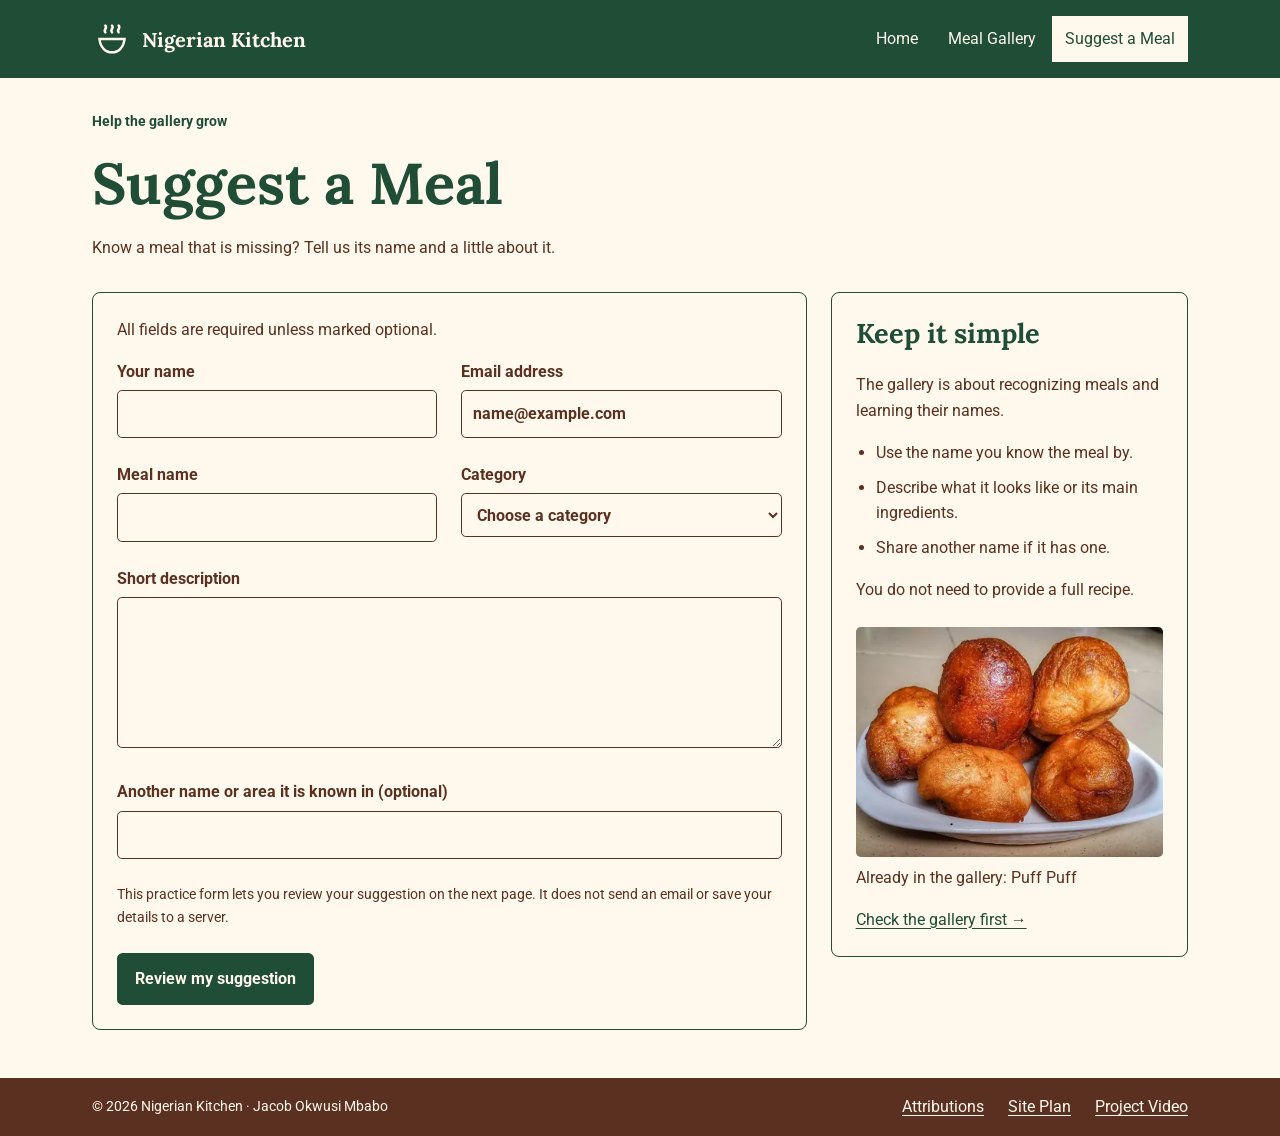
<file: final/suggest.html>
<!DOCTYPE html>
<html lang="en">
<head>
    <meta charset="UTF-8">
    <meta name="viewport" content="width=device-width, initial-scale=1.0">
    <title>Suggest a Meal | Nigerian Kitchen</title>
    <meta name="description" content="Suggest a Nigerian meal for the gallery. Enter its name, category, and a short description, then review your information on the next page.">
    <meta name="author" content="Jacob Okwusi Mbabo">
    <meta property="og:title" content="Suggest a Meal | Nigerian Kitchen">
    <meta property="og:description" content="Suggest a Nigerian meal for the gallery. Enter its name, category, and a short description, then review your information on the next page.">
    <meta property="og:type" content="website">
    <meta property="og:url" content="https://legendaryemp.github.io/wdd231/final/suggest.html">
    <meta property="og:image" content="https://legendaryemp.github.io/wdd231/final/images/egusi-soup.webp">
    <meta property="og:image:alt" content="Egusi soup served with pounded yam">
    <script src="scripts/navigation.js"></script>
    <link rel="icon" href="images/bowl.svg" type="image/svg+xml">
    <link rel="preconnect" href="https://fonts.googleapis.com">
    <link rel="preconnect" href="https://fonts.gstatic.com" crossorigin>
    <link href="https://fonts.googleapis.com/css2?family=Lora:wght@400;700&amp;family=Roboto:wght@400;700&amp;display=swap" rel="stylesheet">
    <link rel="stylesheet" href="styles/small.css">
    <link rel="stylesheet" href="styles/larger.css">
    <script type="module" src="scripts/main.js"></script>
</head>
<body>
    <a class="skip-link" href="#main-content">Skip to main content</a>
    <header class="site-header">
        <div class="header-content">
            <a class="brand" href="index.html">
                <img src="images/bowl.svg" alt="Nigerian Kitchen bowl logo" width="40" height="40">
                <span>Nigerian Kitchen</span>
            </a>
            <button class="menu-toggle" type="button" aria-label="Open navigation" aria-expanded="false" aria-controls="primary-navigation" hidden>
                <span aria-hidden="true">☰</span>
            </button>
            <nav id="primary-navigation" aria-label="Primary navigation">
                <a href="index.html">Home</a>
                <a href="meals.html">Meal Gallery</a>
                <a href="suggest.html" aria-current="page">Suggest a Meal</a>
            </nav>
        </div>
    </header>
    <main id="main-content">
        <div class="page-heading">
            <p class="eyebrow">Help the gallery grow</p>
            <h1>Suggest a Meal</h1>
            <p>Know a meal that is missing? Tell us its name and a little about it.</p>
        </div>
        <div class="suggest-layout">
            <form action="thankyou.html" method="get" class="suggest-form">
                <p>All fields are required unless marked optional.</p>
                <div class="form-fields">
                    <label>Your name
                        <input id="visitor-name" name="visitor" type="text" title="Enter your name" autocomplete="name" maxlength="80" required>
                    </label>
                    <label>Email address
                        <input id="visitor-email" name="email" type="email" title="Enter your email address" autocomplete="email" placeholder="name@example.com" maxlength="120" required>
                    </label>
                    <label>Meal name
                        <input id="meal-name" name="meal" type="text" title="Enter the name of the Nigerian meal" autocomplete="off" maxlength="80" required>
                    </label>
                    <label>Category
                        <select id="meal-category" name="category" title="Choose a meal category" autocomplete="off" required>
                            <option value="">Choose a category</option>
                            <option value="Rice">Rice</option>
                            <option value="Soups">Soups</option>
                            <option value="Beans">Beans</option>
                            <option value="Snacks &amp; Sides">Snacks &amp; Sides</option>
                            <option value="Swallows">Swallows</option>
                            <option value="Other">Other</option>
                        </select>
                    </label>
                    <label class="full-width">Short description
                        <textarea id="meal-description" name="description" title="Briefly describe the meal" autocomplete="off" rows="5" maxlength="500" required></textarea>
                    </label>
                    <label class="full-width">Another name or area it is known in (optional)
                        <input id="meal-area" name="area" type="text" title="Add another name or an area, if you know one" autocomplete="off" maxlength="120">
                    </label>
                </div>
                <p class="form-note">This practice form lets you review your suggestion on the next page. It does not send an email or save your details to a server.</p>
                <button type="submit">Review my suggestion</button>
            </form>
            <aside class="suggest-guide" aria-labelledby="guide-title">
                <h2 id="guide-title">Keep it simple</h2>
                <p>The gallery is about recognizing meals and learning their names.</p>
                <ul>
                    <li>Use the name you know the meal by.</li>
                    <li>Describe what it looks like or its main ingredients.</li>
                    <li>Share another name if it has one.</li>
                </ul>
                <p>You do not need to provide a full recipe.</p>
                <img src="images/puff-puff.webp" alt="Golden puff puff with soft, round centers" width="400" height="300" loading="lazy">
                <p>Already in the gallery: Puff Puff</p>
                <a href="meals.html">Check the gallery first →</a>
            </aside>
        </div>
    </main>
    <footer class="site-footer">
        <div class="footer-content">
            <p>© <span id="year"></span> Nigerian Kitchen · Jacob Okwusi Mbabo</p>
            <div class="footer-links">
                <a href="attributions.html">Attributions</a>
                <a href="siteplan.html">Site Plan</a>
                <a href="https://youtu.be/FoVzrbaTW0Q">Project Video</a>
            </div>
        </div>
    </footer>
</body>
</html>
</file>
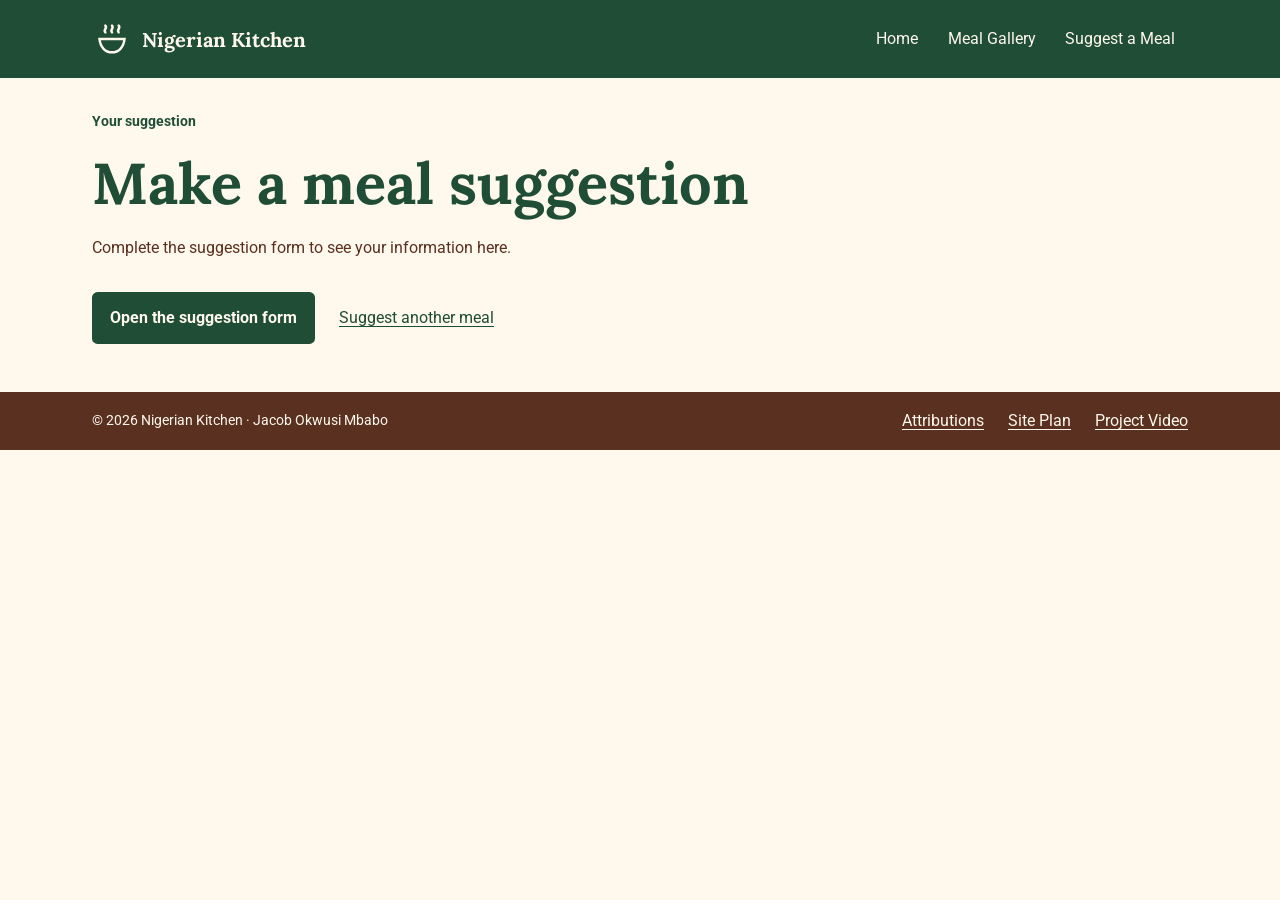
<file: final/thankyou.html>
<!DOCTYPE html>
<html lang="en">
<head>
    <meta charset="UTF-8">
    <meta name="viewport" content="width=device-width, initial-scale=1.0">
    <title>Your Meal Suggestion | Nigerian Kitchen</title>
    <meta name="description" content="Review the Nigerian meal suggestion you entered, including the meal name, category, description, and your contact information.">
    <meta name="author" content="Jacob Okwusi Mbabo">
    <meta property="og:title" content="Your Meal Suggestion | Nigerian Kitchen">
    <meta property="og:description" content="Review the Nigerian meal suggestion you entered, including the meal name, category, description, and your contact information.">
    <meta property="og:type" content="website">
    <meta property="og:url" content="https://legendaryemp.github.io/wdd231/final/thankyou.html">
    <meta property="og:image" content="https://legendaryemp.github.io/wdd231/final/images/egusi-soup.webp">
    <meta property="og:image:alt" content="Egusi soup served with pounded yam">
    <script src="scripts/navigation.js"></script>
    <link rel="icon" href="images/bowl.svg" type="image/svg+xml">
    <link rel="preconnect" href="https://fonts.googleapis.com">
    <link rel="preconnect" href="https://fonts.gstatic.com" crossorigin>
    <link href="https://fonts.googleapis.com/css2?family=Lora:wght@400;700&amp;family=Roboto:wght@400;700&amp;display=swap" rel="stylesheet">
    <link rel="stylesheet" href="styles/small.css">
    <link rel="stylesheet" href="styles/larger.css">
    <script type="module" src="scripts/main.js"></script>
    <script type="module" src="scripts/thankyou.js"></script>
</head>
<body>
    <a class="skip-link" href="#main-content">Skip to main content</a>
    <header class="site-header">
        <div class="header-content">
            <a class="brand" href="index.html">
                <img src="images/bowl.svg" alt="Nigerian Kitchen bowl logo" width="40" height="40">
                <span>Nigerian Kitchen</span>
            </a>
            <button class="menu-toggle" type="button" aria-label="Open navigation" aria-expanded="false" aria-controls="primary-navigation" hidden>
                <span aria-hidden="true">☰</span>
            </button>
            <nav id="primary-navigation" aria-label="Primary navigation">
                <a href="index.html">Home</a>
                <a href="meals.html">Meal Gallery</a>
                <a href="suggest.html">Suggest a Meal</a>
            </nav>
        </div>
    </header>
    <main id="main-content">
        <div class="page-heading">
            <p class="eyebrow">Your suggestion</p>
            <h1>Thank you for sharing a meal</h1>
            <p id="confirmation-message">Here is the information you entered. This is a preview; nothing has been sent or saved to a server.</p>
        </div>
        <section class="confirmation" aria-labelledby="summary-title">
            <h2 id="summary-title">Suggestion details</h2>
            <dl id="suggestion-details"></dl>
            <noscript><p>Enable JavaScript to display the information from your form.</p></noscript>
        </section>
        <div class="confirmation-links">
            <a class="button" href="meals.html">Back to the gallery</a>
            <a href="suggest.html">Suggest another meal</a>
        </div>
    </main>
    <footer class="site-footer">
        <div class="footer-content">
            <p>© <span id="year"></span> Nigerian Kitchen · Jacob Okwusi Mbabo</p>
            <div class="footer-links">
                <a href="attributions.html">Attributions</a>
                <a href="siteplan.html">Site Plan</a>
                <a href="https://youtu.be/FoVzrbaTW0Q">Project Video</a>
            </div>
        </div>
    </footer>
</body>
</html>
</file>
<file: styles/small.css>
:root {
    --navy: #173345;
    --navy-light: #294b60;
    --teal: #0c6466;
    --teal-soft: #e7f3f0;
    --ink: #223744;
    --muted: #52636c;
    --line: #d6e0e4;
    --paper: #ffffff;
    --background: #f4f7f8;
    --radius: 8px;
}

* {
    box-sizing: border-box;
}

body {
    margin: 0;
    background-color: var(--background);
    color: var(--ink);
    font-family: "Inter", Arial, sans-serif;
    font-size: 1rem;
    line-height: 1.6;
}

button,
a {
    -webkit-tap-highlight-color: transparent;
}

button {
    font: inherit;
    cursor: pointer;
}

img {
    display: block;
    max-width: 100%;
}

a:focus-visible,
button:focus-visible {
    outline: 3px solid #b35712;
    outline-offset: 4px;
}

.skip-link {
    position: absolute;
    z-index: 10;
    top: 8px;
    left: 16px;
    padding: 10px 16px;
    transform: translateY(-160%);
    border-radius: 4px;
    background-color: var(--paper);
    color: var(--navy);
    font-weight: 700;
}

.skip-link:focus {
    transform: translateY(0);
}

.site-header {
    display: flex;
    align-items: center;
    justify-content: space-between;
    gap: 12px;
    width: min(100% - 32px, 1120px);
    min-height: 88px;
    margin-inline: auto;
}

.brand {
    display: flex;
    align-items: center;
    gap: 12px;
    min-width: 0;
    color: var(--navy);
    font-size: 1.1rem;
    font-weight: 700;
    line-height: 1.3;
    text-decoration: none;
}

.brand img {
    flex-shrink: 0;
}

.brand span {
    overflow-wrap: anywhere;
}

.menu-toggle {
    display: grid;
    flex-shrink: 0;
    place-items: center;
    width: 44px;
    height: 44px;
    padding: 10px;
    border: 1px solid var(--line);
    border-radius: 6px;
    background-color: var(--paper);
    color: var(--navy);
}

.menu-toggle[hidden] {
    display: none;
}

.menu-toggle:hover {
    background-color: var(--teal-soft);
}

.menu-icon,
.menu-icon::before,
.menu-icon::after {
    display: block;
    width: 22px;
    height: 2px;
    border-radius: 2px;
    background-color: currentColor;
}

.menu-icon {
    position: relative;
}

.menu-icon::before,
.menu-icon::after {
    position: absolute;
    left: 0;
    content: "";
}

.menu-icon::before {
    top: -7px;
}

.menu-icon::after {
    top: 7px;
}

.menu-toggle[aria-expanded="true"] .menu-icon {
    background-color: transparent;
}

.menu-toggle[aria-expanded="true"] .menu-icon::before {
    top: 0;
    transform: rotate(45deg);
}

.menu-toggle[aria-expanded="true"] .menu-icon::after {
    top: 0;
    transform: rotate(-45deg);
}

.site-navigation {
    background-color: var(--navy);
}

.site-navigation.is-collapsed {
    display: none;
}

.navigation-links {
    margin: 0;
    padding: 0;
    list-style: none;
}

.navigation-links a {
    display: block;
    min-height: 48px;
    padding: 12px 20px;
    border-bottom: 1px solid #3b5565;
    color: var(--paper);
    font-size: 0.95rem;
    font-weight: 600;
    text-decoration: none;
}

.navigation-links a:hover {
    background-color: var(--navy-light);
}

.navigation-links a[aria-current="page"] {
    background-color: var(--navy-light);
    box-shadow: inset 4px 0 #80d1c2;
}

.navigation-links a:focus-visible {
    outline-color: #f6c77e;
    outline-offset: -5px;
}

main {
    width: min(100% - 32px, 1120px);
    margin: 24px auto 0;
}

h1 {
    margin: 0 0 18px;
    color: var(--navy);
    font-size: 1.9rem;
    font-weight: 700;
    line-height: 1.25;
    letter-spacing: -0.04em;
}

.profile-grid {
    display: grid;
    gap: 20px;
}

.panel {
    min-width: 0;
    overflow: hidden;
    border: 1px solid var(--line);
    border-radius: var(--radius);
    background-color: var(--paper);
}

.panel h2 {
    margin: 0;
    padding: 11px 12px;
    background-color: var(--navy);
    color: var(--paper);
    font-size: 1rem;
    font-weight: 600;
    line-height: 1.5;
    text-align: center;
}

.about-content {
    padding: 22px;
}

.about-content p {
    margin: 0 0 16px;
}

.about-content p:last-child {
    margin-bottom: 0;
}

.about-content .introduction {
    color: var(--teal);
    font-size: 1.25rem;
    font-weight: 700;
    line-height: 1.4;
    letter-spacing: -0.02em;
}

.student-photo {
    display: flex;
    flex-direction: column;
}

.photo-content {
    display: grid;
    flex: 1;
    place-items: center;
    padding: 22px;
    background-color: #edf2f4;
}

.photo-content img {
    width: min(100%, 242px);
    height: auto;
    border-radius: 6px;
}

.certificate {
    margin-top: 24px;
}

.certificate-content {
    padding: 16px;
}

.certificate-name {
    margin: 0 0 14px;
    color: var(--muted);
    font-size: 0.85rem;
    text-align: center;
}

.course-filters {
    display: grid;
    grid-template-columns: repeat(3, minmax(0, 1fr));
    gap: 8px;
    margin-bottom: 18px;
}

.course-filters button {
    min-height: 44px;
    padding: 8px;
    border: 1px solid var(--line);
    border-radius: 5px;
    background-color: var(--background);
    color: var(--navy);
    font-size: 0.9rem;
    font-weight: 700;
}

.course-filters button:hover {
    border-color: var(--teal);
    background-color: var(--teal-soft);
}

.course-filters button[aria-pressed="true"] {
    border-color: var(--teal);
    background-color: var(--teal);
    color: var(--paper);
}

.course-list {
    display: grid;
    gap: 10px;
    margin: 0;
    padding: 0;
    list-style: none;
}

.course-card {
    display: flex;
    flex-direction: column;
    min-width: 0;
    padding: 14px 16px;
    border: 1px solid var(--line);
    border-radius: 5px;
    background-color: var(--background);
}

.course-card h3 {
    margin: 0;
    color: var(--navy);
    font-size: 1rem;
    font-weight: 700;
    line-height: 1.4;
}

.course-title {
    flex: 1;
    margin: 4px 0 12px;
    font-size: 0.8rem;
    line-height: 1.5;
}

.course-details {
    display: flex;
    flex-wrap: wrap;
    align-items: center;
    justify-content: space-between;
    gap: 4px 12px;
    margin: 0;
    color: var(--muted);
    font-size: 0.75rem;
    line-height: 1.5;
}

.course-status {
    display: inline-flex;
    align-items: center;
    gap: 6px;
}

.course-status::before {
    width: 8px;
    height: 8px;
    border: 1px solid currentColor;
    border-radius: 50%;
    content: "";
}

.course-card.completed {
    border-color: #8ebbb1;
    background-color: var(--teal-soft);
}

.course-card.completed h3,
.course-card.completed .course-status {
    color: var(--teal);
}

.course-card.completed .course-status::before {
    width: auto;
    height: auto;
    border: 0;
    content: "\2713";
    font-weight: 700;
}

.credit-summary {
    margin: 18px 0 0;
    color: var(--muted);
    font-size: 0.85rem;
    text-align: center;
}

.social-links {
    display: flex;
    justify-content: center;
    gap: 14px;
    padding: 24px 16px;
}

.social-links a {
    display: grid;
    place-items: center;
    width: 44px;
    height: 44px;
    border: 1px solid var(--line);
    border-radius: 50%;
    background-color: var(--paper);
}

.social-links a:hover {
    border-color: var(--teal);
    background-color: var(--teal-soft);
}

.footer-details {
    padding: 18px 16px;
    border-top: 1px solid var(--line);
    background-color: #eaf0f2;
    color: var(--ink);
    text-align: center;
}

.footer-details p {
    margin: 0;
    font-size: 0.8rem;
    overflow-wrap: anywhere;
}

.footer-details p + p {
    margin-top: 4px;
    color: var(--muted);
    font-size: 0.75rem;
}
</file>
<file: styles/larger.css>
@media (min-width: 700px) {
    .site-header {
        min-height: 96px;
    }

    .brand {
        gap: 16px;
        font-size: 1.4rem;
    }

    .menu-toggle {
        display: none;
    }

    .site-navigation.is-collapsed {
        display: block;
    }

    .navigation-links {
        display: flex;
        width: min(100% - 32px, 1120px);
        margin-inline: auto;
    }

    .navigation-links a {
        padding: 13px 28px;
        border-bottom: 0;
    }

    .navigation-links a[aria-current="page"] {
        box-shadow: inset 0 -3px #80d1c2;
    }

    main {
        margin-top: 30px;
    }

    h1 {
        margin-bottom: 22px;
        font-size: 2.15rem;
    }

    .profile-grid {
        grid-template-columns: minmax(0, 1.8fr) minmax(0, 1fr);
        gap: 24px;
    }

    .about-content {
        padding: 28px;
    }

    .photo-content {
        padding: 24px;
    }

    .certificate-content {
        padding: 20px 24px;
    }

    .course-filters {
        gap: 12px;
    }

    .course-list {
        grid-template-columns: repeat(3, minmax(0, 1fr));
        gap: 12px;
    }
}
</file>
<file: chamber/styles/small.css>
:root {
    --navy: #102a43;
    --navy-light: #1d4867;
    --gold: #f4b942;
    --gold-dark: #6b4a00;
    --mist: #f4f7f9;
    --white: #ffffff;
    --slate: #243b53;
    --muted: #52677a;
    --line: #d6e0e7;
    --radius: 14px;
    --shadow: 0 14px 36px #102a431a;
}

html {
    scroll-behavior: smooth;
}

body,
.loading-message,
.error-message,
.forecast-list li {
    background: var(--mist);
}

body,
.featured-event .event-meta,
.membership-dialog {
    color: var(--slate);
}

body {
    font-family: "Manrope", Arial, sans-serif;
    line-height: 1.6;
}

img {
    display: block;
}

a {
    color: inherit;
}

button,
a {
    -webkit-tap-highlight-color: transparent;
}

.skip-link,
.primary-navigation a,
.benefits-button,
.dialog-close {
    border-radius: 6px;
}

.skip-link,
.button-primary,
.current-temperature,
.forecast-title,
.forecast-list strong,
.directory-toolbar button,
.membership-form legend,
.return-link {
    color: var(--navy);
}

.skip-link {
    position: fixed;
    z-index: 100;
    top: 8px;
    left: 8px;
    padding: 10px 14px;
    background: var(--gold);
    font-weight: 800;
    transform: translateY(-150%);
}

.skip-link:focus {
    transform: translateY(0);
}

.site-header,
.featured-event > time,
.site-footer,
.benefits-button,
.dialog-close,
.visit-message {
    background: var(--navy);
}

.site-header,
.brand,
.menu-toggle,
.hero-content,
.hero h1,
.featured-event > time,
.footer-contact strong,
.benefits-button,
.dialog-close,
.visit-message {
    color: var(--white);
}

.site-header {
    position: relative;
    z-index: 20;
}

.masthead {
    display: grid;
    grid-template-columns: minmax(0, 1fr) auto;
    align-items: center;
    width: min(100% - 28px, 1180px);
    margin-inline: auto;
    padding-block: 12px;
}

.brand {
    display: inline-flex;
    align-items: center;
    gap: 11px;
    width: fit-content;
    font-size: clamp(1rem, 4vw, 1.25rem);
    font-weight: 800;
    line-height: 1.15;
    text-decoration: none;
}

.brand img {
    width: 52px;
    height: 52px;
}

.brand-name small {
    display: block;
    color: #d9e2ec;
    font-size: 0.66em;
    font-weight: 600;
    letter-spacing: 0.02em;
}

.menu-toggle,
.featured-event > time,
.loading-message,
.error-message,
.visit-message,
.discover-card figure,
.photo-credits {
    border-radius: 8px;
}

.menu-toggle {
    display: grid;
    place-items: center;
    width: 46px;
    height: 46px;
    border: 1px solid #ffffff59;
    background: transparent;
    cursor: pointer;
}

.menu-toggle span,
.menu-toggle span::before,
.menu-toggle span::after {
    display: block;
    width: 23px;
    height: 2px;
    background: #ffffff;
    content: "";
    transition: transform 180ms ease;
}

.menu-toggle span {
    position: relative;
}

.menu-toggle span::before {
    position: absolute;
    top: -7px;
}

.menu-toggle span::after {
    position: absolute;
    top: 7px;
}

.menu-toggle[aria-expanded="true"] span {
    background: transparent;
}

.menu-toggle[aria-expanded="true"] span::before {
    top: 0;
    transform: rotate(45deg);
}

.menu-toggle[aria-expanded="true"] span::after {
    top: 0;
    transform: rotate(-45deg);
}

.primary-navigation {
    grid-column: 1 / -1;
}

.primary-navigation ul {
    display: grid;
    gap: 2px;
    margin: 12px 0 0;
    padding: 0;
    border-top: 1px solid #ffffff29;
    list-style: none;
}

.primary-navigation a,
.forecast-list time,
.member-details a,
.membership-form label,
.benefits-button,
.dialog-close,
.application-details dt,
.photo-credits summary {
    font-weight: 700;
}

.primary-navigation a {
    display: block;
    padding: 13px 10px;
    color: #e8eef3;
    text-decoration: none;
}

.primary-navigation a:hover,
.primary-navigation a:focus-visible {
    background: #ffffff1a;
    color: var(--white);
}

.primary-navigation a[aria-current="page"] {
    background: var(--gold);
    color: var(--navy);
}

.hero {
    position: relative;
    display: grid;
    min-height: 510px;
    overflow: hidden;
    isolation: isolate;
    align-items: end;
}

.hero::after {
    position: absolute;
    z-index: -1;
    inset: 0;
    background: linear-gradient(180deg, #081d2d1f 12%, #081d2de6 100%);
    content: "";
}

.hero > img {
    position: absolute;
    z-index: -2;
    inset: 0;
    width: 100%;
    height: 100%;
    object-fit: cover;
    object-position: 52% center;
}

.hero-content {
    width: min(100% - 32px, 1180px);
    margin-inline: auto;
    padding-block: 70px 54px;
}

.eyebrow,
.event-type,
.event-list time,
.membership-badge,
.level-price {
    color: var(--gold-dark);
}

.eyebrow {
    margin: 0 0 7px;
    font-size: 0.72rem;
    font-weight: 800;
    letter-spacing: 0.13em;
    text-transform: uppercase;
}

.hero .eyebrow {
    color: var(--gold);
}

h1,
h2,
h3,
p {
    overflow-wrap: anywhere;
}

h1,
h2,
h3 {
    color: var(--navy);
    line-height: 1.2;
}

.hero h1 {
    max-width: 700px;
    margin: 0;
    font-size: clamp(2.3rem, 10vw, 5.2rem);
    letter-spacing: -0.055em;
}

.hero-content > p:not(.eyebrow) {
    max-width: 610px;
    margin: 18px 0 26px;
    color: #edf3f7;
    font-size: 1rem;
}

.button,
.forecast-list li,
.directory-toolbar button {
    border-radius: 7px;
}

.button {
    display: inline-flex;
    justify-content: center;
    min-height: 46px;
    align-items: center;
    padding: 11px 20px;
    font-weight: 800;
    text-decoration: none;
}

.button-primary {
    background: var(--gold);
    box-shadow: 0 8px 22px #00000038;
}

.button-primary:hover,
.button-primary:focus-visible {
    background: #ffca5d;
    transform: translateY(-1px);
}

.page-shell,
.directory-main {
    width: min(100% - 32px, 1180px);
    margin-inline: auto;
}

.page-shell {
    padding-block: 36px 52px;
}

.home-grid {
    display: grid;
    gap: 20px;
}

.content-card,
.spotlights,
.member-card,
.directory-toolbar button,
.social-links a,
.application-panel,
.level-card,
.membership-dialog,
.discover-card,
.photo-credits {
    background: var(--white);
}

.content-card,
.spotlights,
.member-card,
.application-panel,
.level-card,
.membership-dialog,
.discover-card,
.photo-credits {
    border: 1px solid var(--line);
}

.content-card,
.spotlights,
.application-panel,
.level-card,
.membership-dialog,
.discover-card {
    border-radius: var(--radius);
}

.content-card,
.spotlights,
.application-panel,
.membership-dialog,
.discover-card {
    box-shadow: var(--shadow);
}

.content-card,
.spotlights {
    padding: 24px;
}

.section-heading {
    display: flex;
    align-items: flex-end;
    justify-content: space-between;
    gap: 18px;
    margin-bottom: 22px;
}

.section-heading > div,
.featured-event > div,
.event-list article > div {
    min-width: 0;
}

.section-heading h2 {
    margin: 0;
    font-size: clamp(1.45rem, 5vw, 2rem);
    letter-spacing: -0.035em;
}

.text-link,
.member-details a,
.community-overview a,
.photo-credits a,
#place-source {
    color: var(--navy-light);
}

.text-link {
    flex: 0 0 auto;
    font-size: 0.8rem;
    font-weight: 800;
    text-underline-offset: 4px;
}

.featured-event {
    display: grid;
    grid-template-columns: 58px minmax(0, 1fr);
    gap: 16px;
    padding-bottom: 22px;
    border-bottom: 1px solid var(--line);
}

.featured-event > time {
    display: flex;
    flex-direction: column;
    justify-content: center;
    height: 66px;
    font-size: 0.68rem;
    font-weight: 800;
    line-height: 1.1;
    text-align: center;
    text-transform: uppercase;
}

.featured-event time span {
    color: var(--gold);
    font-size: 1.55rem;
}

.event-type {
    margin: 0 0 4px;
    font-size: 0.67rem;
    font-weight: 800;
    letter-spacing: 0.08em;
    text-transform: uppercase;
}

.featured-event h3,
.event-list h3 {
    margin: 0;
}

.featured-event h3 {
    font-size: 1.12rem;
}

.featured-event p:not(.event-type) {
    margin: 8px 0;
    color: var(--muted);
    font-size: 0.88rem;
}

.featured-event .event-meta {
    margin-bottom: 0;
}

.event-list {
    display: grid;
}

.event-list article {
    display: grid;
    grid-template-columns: 58px minmax(0, 1fr);
    gap: 16px;
    padding-top: 18px;
}

.event-list time {
    font-size: 0.72rem;
    font-weight: 800;
    text-transform: uppercase;
}

.event-list h3 {
    font-size: 0.95rem;
}

.event-list p {
    margin: 3px 0 0;
    color: var(--muted);
    font-size: 0.78rem;
}

.loading-message,
.error-message {
    grid-column: 1 / -1;
    margin: 0;
    padding: 24px;
    color: var(--muted);
    text-align: center;
}

.current-weather {
    display: grid;
    grid-template-columns: auto 1fr;
    gap: 15px;
    align-items: center;
    margin-bottom: 21px;
}

.current-weather img {
    width: 76px;
    height: 76px;
    border-radius: 50%;
    background: #eaf2f6;
}

.current-temperature {
    margin: 0;
    font-size: 2.2rem;
    font-weight: 800;
    line-height: 1;
}

.weather-description {
    margin: 5px 0 0;
    color: var(--muted);
    font-size: 0.88rem;
    text-transform: capitalize;
}

.forecast-title {
    margin: 0 0 10px;
    font-size: 0.78rem;
    letter-spacing: 0.08em;
    text-transform: uppercase;
}

.forecast-list {
    display: grid;
    grid-template-columns: repeat(3, minmax(0, 1fr));
    gap: 7px;
    margin: 0;
    padding: 0;
    list-style: none;
}

.forecast-list li {
    padding: 11px 5px;
    text-align: center;
}

.forecast-list time,
.forecast-list strong {
    display: block;
}

.forecast-list time {
    color: var(--muted);
    font-size: 0.67rem;
}

.forecast-list strong {
    margin-top: 4px;
    font-size: 1.04rem;
}

.weather-source {
    margin: 14px 0 0;
    color: var(--muted);
    font-size: 0.66rem;
    text-align: right;
}

.weather-source a {
    text-underline-offset: 3px;
}

.spotlights {
    margin-top: 20px;
}

.spotlight-grid {
    display: grid;
    gap: 14px;
}

.member-card {
    display: grid;
    grid-template-rows: auto auto 1fr;
    min-width: 0;
    overflow: hidden;
    border-radius: 10px;
}

.member-card-header {
    display: grid;
    grid-template-columns: 62px minmax(0, 1fr);
    gap: 13px;
    align-items: center;
    padding: 18px;
}

.member-card-header img {
    width: 62px;
    height: 62px;
    border-radius: 9px;
}

.member-card h2,
.member-card h3 {
    margin: 0;
    font-size: 1rem;
}

.member-card .tagline {
    margin: 4px 0 0;
    color: var(--muted);
    font-size: 0.73rem;
}

.membership-badge {
    width: fit-content;
    margin: 0 18px;
    padding: 4px 9px;
    border-radius: 999px;
    background: #fff3cf;
    font-size: 0.63rem;
    font-weight: 800;
    letter-spacing: 0.08em;
    text-transform: uppercase;
}

.member-details {
    display: grid;
    gap: 7px;
    margin: 15px 0 0;
    padding: 15px 18px 18px;
    border-top: 1px solid var(--line);
    color: var(--muted);
    font-size: 0.76rem;
    font-style: normal;
}

.member-details a {
    overflow-wrap: anywhere;
}

.directory-main {
    min-height: 55vh;
    padding-block: 38px 56px;
}

.directory-intro {
    max-width: 690px;
}

.directory-intro h1 {
    margin: 0;
    font-size: clamp(2rem, 9vw, 3.6rem);
    letter-spacing: -0.055em;
}

.directory-intro > p:last-child {
    margin: 12px 0 0;
    color: var(--muted);
}

.directory-toolbar {
    display: flex;
    justify-content: center;
    gap: 8px;
    margin: 28px 0 20px;
}

.directory-toolbar button {
    min-width: 104px;
    padding: 9px 15px;
    border: 1px solid var(--navy);
    font-weight: 800;
    cursor: pointer;
}

.directory-toolbar button[aria-pressed="true"] {
    background: var(--navy);
    color: var(--white);
}

.directory-grid {
    display: grid;
    gap: 14px;
}

.directory-grid.list-view {
    display: block;
}

.directory-grid.list-view .member-card {
    grid-template-columns: 1fr;
    margin-bottom: 10px;
    border-radius: 5px;
}

.directory-grid.list-view .member-card:nth-child(even) {
    background: #e7edf1;
}

.site-footer {
    padding: 32px 16px 18px;
    color: #d9e2ec;
}

.footer-content {
    display: grid;
    gap: 26px;
    width: min(100%, 1180px);
    margin-inline: auto;
}

.footer-contact {
    display: flex;
    gap: 12px;
    align-items: flex-start;
}

.footer-contact strong {
    font-size: 0.84rem;
}

.footer-contact address {
    margin-top: 5px;
    color: #b9c8d4;
    font-size: 0.72rem;
    font-style: normal;
}

.footer-contact a,
.photo-credit a {
    color: inherit;
    text-underline-offset: 3px;
}

.social-links {
    display: flex;
    gap: 10px;
    align-items: center;
}

.social-links a {
    display: grid;
    width: 45px;
    height: 45px;
    place-items: center;
    border: 1px solid #ffffff47;
    border-radius: 50%;
}

.footer-meta p {
    margin: 0 0 3px;
    font-size: 0.7rem;
}

.footer-meta p:first-child {
    color: var(--white);
    font-weight: 800;
}

.photo-credit {
    width: min(100%, 1180px);
    margin: 24px auto 0;
    padding-top: 13px;
    border-top: 1px solid #ffffff24;
    color: #9fb3c4;
    font-size: 0.62rem;
    text-align: center;
}

:focus-visible {
    outline: 3px solid var(--gold);
    outline-offset: 3px;
}

@media (max-width: 699px) {
    .featured-event h3 {
        font-size: 1rem;
    }
}

.member-details,
.footer-contact > div {
    min-width: 0;
    overflow-wrap: anywhere;
}

.footer-contact > img,
.brand > img {
    flex-shrink: 0;
}

.directory-grid.list-view .member-card-header {
    grid-template-columns: minmax(0, 1fr);
}

.directory-grid.list-view .member-card-header img,
.directory-grid.list-view .tagline {
    display: none;
}

@media (max-width: 699px) {
    .section-heading-wide {
        flex-direction: column;
        align-items: flex-start;
    }
}

.footer-contact address a {
    display: inline-block;
    min-height: 28px;
    padding-block: 4px;
}

.join-layout {
    display: grid;
    gap: 32px;
    margin-top: 32px;
    align-items: start;
}

.application-panel {
    min-width: 0;
    padding: clamp(18px, 3vw, 32px);
}

.application-panel h2,
.membership-levels > h2 {
    margin: 0;
    font-size: 1.4rem;
}

.form-note,
.levels-note {
    margin: 10px 0 24px;
    color: var(--muted);
    font-size: 0.88rem;
}

.membership-form fieldset {
    min-width: 0;
    margin: 0 0 26px;
    padding: 0;
    border: 0;
}

.membership-form legend {
    width: 100%;
    margin-bottom: 18px;
    padding: 0 0 8px;
    border-bottom: 1px solid var(--line);
    font-weight: 800;
}

.membership-form label {
    display: block;
    margin-bottom: 18px;
    font-size: 0.9rem;
}

.membership-form input:not([type="hidden"], [type="submit"]),
.membership-form select,
.membership-form textarea {
    display: block;
    width: 100%;
    min-width: 0;
    min-height: 48px;
    margin-top: 6px;
    padding: 11px 12px;
    border: 1px solid var(--muted);
    border-radius: 6px;
    background: var(--white);
    color: var(--slate);
    font-size: 1rem;
    font-weight: 400;
}

.membership-form input::placeholder {
    color: var(--muted);
    opacity: 1;
}

.membership-form textarea {
    resize: vertical;
}

.membership-form :focus-visible,
.benefits-button:focus-visible,
.dialog-close:focus-visible,
.confirmation-actions a:focus-visible {
    outline: 3px solid var(--navy-light);
    outline-offset: 3px;
}

.membership-form :user-invalid {
    border-color: #a32121;
    border-width: 2px;
}

.field-hint {
    margin: -10px 0 20px;
    color: var(--muted);
    font-size: 0.8rem;
}

.application-submit {
    width: 100%;
    border: 0;
    cursor: pointer;
    box-shadow: none;
}

.level-card {
    margin-top: 16px;
    padding: 22px;
    border-left: 5px solid var(--navy-light);
    animation: welcome-card 550ms ease-out both;
}

.level-card:nth-of-type(2) {
    animation-delay: 100ms;
    border-left-color: #87552e;
}

.level-card:nth-of-type(3) {
    animation-delay: 200ms;
    border-left-color: #647685;
}

.level-card:nth-of-type(4) {
    animation-delay: 300ms;
    border-left-color: var(--gold-dark);
    background: #fffaec;
}

.level-card h3 {
    margin: 0;
    font-size: 1.16rem;
}

.level-card p {
    margin: 8px 0 14px;
    font-size: 0.88rem;
}

.level-price {
    font-weight: 800;
}

.benefits-button,
.dialog-close {
    min-height: 44px;
    padding: 9px 14px;
    border: 1px solid var(--navy);
    cursor: pointer;
}

.benefits-button:hover,
.dialog-close:hover {
    background: var(--navy-light);
}

.membership-dialog {
    width: min(100% - 32px, 520px);
    max-height: calc(100% - 48px);
    margin: auto;
    padding: 28px;
    overflow-y: auto;
}

.membership-dialog::backdrop {
    background: #081d2db8;
}

.membership-dialog h2 {
    margin-top: 0;
}

.membership-dialog ul {
    padding-left: 22px;
    margin-block: 20px;
}

.membership-dialog li {
    margin-bottom: 10px;
}

.thankyou-main {
    min-height: 65vh;
}

.confirmation-panel {
    max-width: 760px;
    margin-top: 28px;
}

.application-details {
    margin-bottom: 0;
}

.application-details > div {
    padding-block: 13px;
    border-bottom: 1px solid var(--line);
    overflow-wrap: anywhere;
}

.application-details > div:last-child {
    border-bottom: 0;
}

.application-details dt {
    color: var(--muted);
    font-size: 0.85rem;
}

.application-details dd {
    margin: 4px 0 0;
}

.confirmation-actions {
    display: flex;
    flex-wrap: wrap;
    gap: 16px;
    margin-top: 28px;
}

.return-link {
    text-decoration: underline;
    text-underline-offset: 4px;
}

@keyframes welcome-card {
    from {
        opacity: 0;
        transform: translateY(14px);
    }
    to {
        opacity: 1;
        transform: translateY(0);
    }
}

@media (prefers-reduced-motion: reduce) {
    html {
        scroll-behavior: auto;
    }

    .level-card {
        animation: none;
    }
}

.discover-main .directory-intro {
    margin-bottom: 24px;
}

.visit-message {
    margin-bottom: 24px;
    padding: 16px 20px;
    border-left: 5px solid var(--gold);
}

.visit-message p {
    margin: 0;
}

.community-overview {
    margin-bottom: 28px;
    max-width: 850px;
}

.community-overview h2 {
    margin-bottom: 8px;
}

.community-overview a,
.photo-credits a,
#place-source {
    text-underline-offset: 3px;
}

.discover-gallery {
    display: grid;
    gap: 24px;
}

.discover-card {
    display: grid;
    grid-template-areas:
    "name"
    "photo"
    "address"
    "description"
    "action";
    gap: 16px;
    padding: 20px;
    overflow: hidden;
}

.discover-card h2 {
    grid-area: name;
    margin: 0;
    font-size: 1.25rem;
    line-height: 1.4;
}

.discover-card figure {
    grid-area: photo;
    margin: 0;
    align-self: start;
    overflow: hidden;
}

.discover-card img {
    width: 100%;
    aspect-ratio: 3 / 2;
    object-fit: cover;
}

.discover-card address {
    grid-area: address;
    font-style: normal;
    color: var(--muted);
    font-size: 0.9rem;
}

.discover-card > p {
    grid-area: description;
    margin: 0;
}

.discover-card > button {
    grid-area: action;
    align-self: end;
    width: 100%;
}

.photo-credits {
    margin-top: 32px;
    padding: 18px;
    overflow-wrap: anywhere;
}

.photo-credits summary {
    min-height: 28px;
    cursor: pointer;
}

.photo-credits ul {
    padding-left: 22px;
}

.photo-credits li {
    margin-block: 10px;
}

#place-address {
    font-style: normal;
    color: var(--muted);
}

@media (max-width: 699px) {
    .menu-toggle[aria-expanded="false"] + .primary-navigation {
        display: none;
    }
}

.discover-gallery:empty,
.directory-grid > .loading-message {
    min-height: 100vh;
}
</file>
<file: chamber/styles/larger.css>
@media (min-width: 700px) {
    .masthead {
        grid-template-columns: auto 1fr;
        min-height: 88px;
        padding-block: 10px;
    }

    .brand img {
        width: 64px;
        height: 64px;
    }

    .menu-toggle {
        display: none;
    }

    .primary-navigation {
        grid-column: auto;
        justify-self: end;
    }

    .primary-navigation ul {
        display: flex;
        gap: 5px;
        margin: 0;
        border: 0;
    }

    .primary-navigation a {
        padding: 10px 13px;
    }

    .primary-navigation a[aria-current="page"] {
        background: transparent;
        color: var(--gold);
        box-shadow: inset 0 -3px var(--gold);
    }

    .hero {
        min-height: 560px;
    }

    .hero::after {
        background: linear-gradient(90deg, #081d2de6 0%, #081d2d94 50%, #081d2d26 100%);
    }

    .hero-content {
        padding-block: 88px;
    }

    .hero-content > p:not(.eyebrow) {
        font-size: 1.08rem;
    }

    .page-shell {
        padding-block: 48px 72px;
    }

    .home-grid {
        grid-template-columns: minmax(0, 1.45fr) minmax(280px, 0.75fr);
    }

    .content-card,
    .spotlights {
        padding: 30px;
    }

    .spotlights {
        margin-top: 24px;
    }

    .spotlight-grid,
    .directory-grid {
        grid-template-columns: repeat(2, minmax(0, 1fr));
    }

    .directory-main {
        padding-block: 56px 80px;
    }

    .directory-grid.list-view .member-card {
        grid-template-columns: minmax(0, 1fr) auto minmax(0, 1.2fr);
        align-items: center;
    }

    .directory-grid.list-view .member-card-header {
        padding-block: 12px;
    }

    .directory-grid.list-view .membership-badge {
        margin: 12px;
    }

    .directory-grid.list-view .member-details {
        margin: 0;
        border-top: 0;
        border-left: 1px solid var(--line);
    }

    .footer-content {
        grid-template-columns: minmax(0, 1.4fr) auto minmax(0, 0.8fr);
        align-items: center;
    }

    .social-links {
        justify-content: center;
    }

    .footer-meta {
        text-align: right;
    }

    .join-layout {
        grid-template-columns: minmax(0, 1.35fr) minmax(0, 1fr);
        gap: 28px;
    }

    .application-details > div {
        display: grid;
        grid-template-columns: minmax(0, 1fr) minmax(0, 1.7fr);
        gap: 20px;
    }

    .application-details dd {
        margin-top: 0;
    }
}

@media (min-width: 960px) {
    .spotlight-grid,
    .directory-grid {
        grid-template-columns: repeat(3, minmax(0, 1fr));
    }

    .join-layout {
        gap: 48px;
    }

    .name-fields {
        display: grid;
        grid-template-columns: repeat(2, minmax(0, 1fr));
        gap: 18px;
    }
}

@media (min-width: 641px) {
    .discover-card {
        grid-template-columns: minmax(0, 300px) minmax(0, 1fr);
        grid-template-areas:
        "photo name"
        "photo description"
        "photo address"
        "action action";
        column-gap: 24px;
    }
}

@media (min-width: 1025px) {
    .discover-gallery {
        grid-template-columns: repeat(2, minmax(0, 1fr));
    }

    .discover-card {
        grid-template-columns: minmax(0, 1fr) minmax(0, 1fr);
        grid-template-areas:
        "name name"
        "photo description"
        "photo address"
        "action action";
    }
}

@media (min-width: 641px) and (hover: hover) and (pointer: fine) {
    .discover-card img {
        transition: transform 250ms ease, filter 250ms ease;
    }

    .discover-card figure:hover img {
        transform: scale(1.04);
        filter: saturate(1.2);
    }
}

@media (prefers-reduced-motion: reduce) {
    .discover-card img {
        transition: none;
    }
}
</file>
<file: final/styles/small.css>
* { box-sizing: border-box; }
body { margin: 0; background: #FFF8EC; color: #5A3020; font: 1rem/1.6 'Roboto', Arial, sans-serif; }
h1, h2, h3 { color: #1F4D36; font-family: 'Lora', Georgia, serif; line-height: 1.2; }
h1 { font-size: clamp(2rem, 5vw, 3.6rem); margin: 0 0 1rem; }
h2 { font-size: 1.7rem; }
h3 { font-size: 1.35rem; }
p { margin: 0 0 1rem; }
a { color: #1F4D36; text-underline-offset: .2em; }
a:hover { text-decoration-thickness: 2px; }
img { display: block; max-width: 100%; height: auto; }
button, input, select, textarea { font: inherit; }
button, .button { display: inline-block; padding: .7rem 1rem; border: 2px solid #1F4D36; border-radius: .35rem; background: #1F4D36; color: #FFF8EC; font-weight: 700; cursor: pointer; text-align: center; text-decoration: none; }
button:hover, .button:hover { background: #5A3020; border-color: #5A3020; }
:focus-visible { outline: 3px solid #5A3020; outline-offset: 4px; }
[hidden], .js #primary-navigation[hidden] { display: none; }
.skip-link { position: absolute; top: .5rem; left: .5rem; padding: .5rem; background: #FFF8EC; transform: translateY(-200%); z-index: 2; }
.skip-link:focus { transform: translateY(0); }
.site-header { background: #1F4D36; color: #FFF8EC; }
.header-content, main, .footer-content { max-width: 1160px; margin: auto; padding: 1rem; }
.header-content { display: flex; flex-wrap: wrap; align-items: center; justify-content: space-between; gap: .75rem; }
.brand { display: flex; align-items: center; gap: .6rem; color: #FFF8EC; text-decoration: none; font: 700 1.05rem 'Lora', Georgia, serif; }
.brand img { flex-shrink: 0; }
.menu-toggle { padding: .15rem .6rem; font-size: 1.7rem; line-height: 1; min-height: 40px; border-color: #FFF8EC; }
#primary-navigation { width: 100%; }
.js #primary-navigation { display: none; }
.js #primary-navigation.open { display: block; }
#primary-navigation a { display: block; padding: .65rem .8rem; color: #FFF8EC; text-decoration: none; }
#primary-navigation a:hover, #primary-navigation [aria-current] { background: #FFF8EC; color: #1F4D36; }
.site-header :focus-visible, .site-footer :focus-visible { outline-color: #FFF8EC; }
main { padding-top: 2rem; padding-bottom: 3rem; }
.welcome { max-width: 740px; margin: 0 auto 3rem; padding: 1rem 0 2rem; text-align: center; border-bottom: 1px solid #1F4D36; }
.welcome p:not(.eyebrow) { font-size: 1.1rem; }
.eyebrow, .category { font-weight: 700; color: #1F4D36; }
.eyebrow { font-size: .9rem; }
.section-heading { margin-bottom: 1.5rem; }
.section-heading h2 { margin: 0 0 .6rem; }
.meal-grid { display: grid; gap: 1.4rem; min-height: 30rem; }
.meal-card { display: flex; flex-direction: column; border: 1px solid #1F4D36; border-radius: .5rem; overflow: hidden; }
.meal-card img { width: 100%; aspect-ratio: 4 / 3; object-fit: cover; }
.meal-content { display: flex; flex-direction: column; align-items: flex-start; flex: 1; padding: 1.1rem; }
.meal-content h2, .meal-content h3 { margin: .1rem 0 .75rem; font-size: 1.5rem; }
.category { margin-bottom: .4rem; font-size: .85rem; }
.details-button { margin-top: auto; font-size: .9rem; }
.suggest-banner { display: grid; gap: 1rem; margin-top: 3rem; padding: 1.5rem; border: 1px solid #1F4D36; border-radius: .5rem; }
.suggest-banner h2 { margin-top: 0; }
.suggest-banner p { margin-bottom: 0; }
.page-heading { max-width: 750px; margin-bottom: 2rem; }
.gallery-tools { display: flex; flex-wrap: wrap; align-items: center; justify-content: space-between; gap: 1rem; margin-bottom: 2rem; }
.gallery-tools p { margin: 0; }
.gallery-tools label { display: flex; flex-wrap: wrap; align-items: center; gap: .75rem; font-weight: 700; }
input, select, textarea { width: 100%; max-width: 100%; margin-top: .35rem; padding: .65rem; color: #5A3020; background: #FFF8EC; border: 1px solid #5A3020; border-radius: .3rem; }
input::placeholder { color: #5A3020; opacity: 1; }
.gallery-tools select { width: auto; margin: 0; }
.suggest-layout, .form-fields { display: grid; gap: 1.5rem; }
.suggest-form, .suggest-guide, .confirmation { padding: 1.25rem; border: 1px solid #1F4D36; border-radius: .5rem; }
label { font-weight: 700; }
textarea { resize: vertical; min-height: 8rem; }
.form-note { margin: 1.5rem 0; font-size: .9rem; }
.suggest-guide h2 { margin-top: 0; }
.suggest-guide ul { padding-left: 1.25rem; }
.suggest-guide li { margin-bottom: .6rem; }
.suggest-guide img { margin: 1.5rem 0 .5rem; border-radius: .3rem; }
dialog { max-width: 540px; width: calc(100% - 2rem); max-height: 85vh; padding: 1.5rem; border: 2px solid #1F4D36; border-radius: .5rem; color: #5A3020; background: #FFF8EC; overflow: auto; }
dialog::backdrop { background: #1F4D36CC; }
.dialog-close { display: block; margin-left: auto; margin-bottom: 1.5rem; }
dialog h2 { margin-top: 0; }
dialog p:last-child { margin-bottom: 0; }
.confirmation { max-width: 800px; }
.confirmation h2 { margin-top: 0; }
dt { font-weight: 700; color: #1F4D36; }
dd { margin: .25rem 0 1.2rem; overflow-wrap: anywhere; white-space: pre-wrap; }
.confirmation-links { display: flex; flex-wrap: wrap; align-items: center; gap: 1.5rem; margin-top: 2rem; }
.credits { max-width: 850px; }
.credits li { margin-bottom: 1rem; overflow-wrap: anywhere; }
.site-footer { color: #FFF8EC; background: #5A3020; }
.footer-content { display: flex; flex-wrap: wrap; align-items: center; justify-content: space-between; gap: 1rem; }
.footer-content p { margin: 0; font-size: .9rem; }
.footer-links { display: flex; flex-wrap: wrap; gap: 1.5rem; }
.footer-links a { color: #FFF8EC; }
</file>
<file: final/styles/larger.css>
@media (min-width: 38rem) {
    .meal-grid { grid-template-columns: repeat(2, minmax(0, 1fr)); }
    .form-fields { grid-template-columns: repeat(2, minmax(0, 1fr)); }
    .full-width { grid-column: 1 / -1; }
    .section-heading { display: flex; justify-content: space-between; align-items: center; gap: 2rem; }
    .section-heading > a { flex-shrink: 0; }
    .suggest-banner { grid-template-columns: 1fr auto; align-items: center; }
    .confirmation dl { display: grid; grid-template-columns: 11rem 1fr; gap: 1rem; }
    .confirmation dd { margin: 0; }
}
@media (min-width: 48rem) {
    .brand { font-size: 1.25rem; }
    .menu-toggle { display: none; }
    #primary-navigation, .js #primary-navigation, .js #primary-navigation.open { display: flex; width: auto; gap: .25rem; }
    .header-content, main, .footer-content { padding-left: 2rem; padding-right: 2rem; }
    .suggest-layout { grid-template-columns: 2fr 1fr; align-items: start; }
    .suggest-form, .suggest-guide { padding: 1.5rem; }
}
@media (min-width: 62rem) {
    .meal-grid { grid-template-columns: repeat(3, minmax(0, 1fr)); }
}
</file>
<file: chamber/styles/siteplan.css>
:root {
    --primary: #102a43;
    --primary-light: #1d4867;
    --secondary: #f4b942;
    --background: #f4f7f9;
    --surface: #ffffff;
    --text: #243b53;
    --muted: #52677a;
    --line: #d6e0e7;
    --radius: 12px;
    --shadow: 0 12px 34px rgb(16 42 67 / 8%);
}

* {
    box-sizing: border-box;
}

html {
    scroll-behavior: smooth;
}

body {
    margin: 0;
    background: var(--background);
    color: var(--text);
    font-family: "Manrope", Arial, sans-serif;
    font-size: 1rem;
    line-height: 1.7;
}

.page-header {
    position: relative;
    overflow: hidden;
    padding: 64px 20px 58px;
    background: var(--primary);
    color: var(--surface);
}

.page-header::after {
    position: absolute;
    right: -90px;
    bottom: -125px;
    width: 280px;
    height: 280px;
    border: 42px solid rgb(244 185 66 / 18%);
    border-radius: 50%;
    content: "";
}

.header-content {
    position: relative;
    z-index: 1;
    display: flex;
    align-items: center;
    gap: 22px;
    width: min(100%, 1080px);
    margin-inline: auto;
}

.brand-mark {
    display: grid;
    flex: 0 0 68px;
    place-items: center;
    width: 68px;
    height: 68px;
    border: 2px solid var(--secondary);
    border-radius: 18px;
    color: var(--secondary);
    font-size: 1.25rem;
    font-weight: 800;
    letter-spacing: -0.04em;
}

.eyebrow {
    margin: 0 0 7px;
    color: #9fb3c4;
    font-size: 0.72rem;
    font-weight: 700;
    letter-spacing: 0.14em;
    text-transform: uppercase;
}

h1,
h2,
h3,
p {
    overflow-wrap: anywhere;
}

h1 {
    max-width: 800px;
    margin: 0;
    font-size: clamp(1.9rem, 5vw, 3.2rem);
    font-weight: 800;
    line-height: 1.12;
    letter-spacing: -0.045em;
}

.subtitle {
    margin: 12px 0 0;
    color: #d9e2ec;
    font-size: 1rem;
}

main {
    width: min(calc(100% - 32px), 1080px);
    margin: 36px auto 56px;
}

.plan-section {
    display: grid;
    gap: 22px;
    margin-bottom: 22px;
    padding: 24px;
    border: 1px solid var(--line);
    border-radius: var(--radius);
    background: var(--surface);
    box-shadow: var(--shadow);
}

.section-heading {
    display: flex;
    align-items: flex-start;
    gap: 13px;
}

.section-number {
    display: grid;
    flex: 0 0 38px;
    place-items: center;
    width: 38px;
    height: 38px;
    margin: 0;
    border-radius: 50%;
    background: var(--secondary);
    color: var(--primary);
    font-size: 0.72rem;
    font-weight: 800;
}

.section-heading .eyebrow {
    margin: 0 0 2px;
    color: #6b4d00;
}

h2 {
    margin: 0;
    color: var(--primary);
    font-size: 1.35rem;
    line-height: 1.3;
    letter-spacing: -0.025em;
}

.section-content {
    min-width: 0;
}

.section-content > :first-child {
    margin-top: 0;
}

.section-content > :last-child {
    margin-bottom: 0;
}

.section-content h3 {
    margin-bottom: 8px;
    color: var(--primary);
    font-size: 1.1rem;
    line-height: 1.4;
}

.section-content p {
    margin-block: 0 14px;
}

.split-section {
    display: grid;
    gap: 22px;
    padding: 0;
    border: 0;
    background: transparent;
    box-shadow: none;
}

.split-section > div {
    padding: 24px;
    border: 1px solid var(--line);
    border-radius: var(--radius);
    background: var(--surface);
    box-shadow: var(--shadow);
}

.compact-heading {
    margin-bottom: 22px;
}

.check-list {
    display: grid;
    gap: 11px;
    margin: 0;
    padding: 0;
    list-style: none;
}

.check-list li {
    position: relative;
    padding-left: 27px;
}

.check-list li::before {
    position: absolute;
    top: 0.12em;
    left: 0;
    color: #8a5f00;
    content: "✓";
    font-weight: 800;
}

.card-grid {
    display: grid;
    gap: 14px;
}

.persona-card {
    display: flex;
    flex-direction: column;
    min-width: 0;
    padding: 22px;
    border: 1px solid var(--line);
    border-radius: 9px;
    background: var(--background);
}

.persona-card .persona-type {
    margin: 0 0 5px;
    color: #765200;
    font-size: 0.7rem;
    font-weight: 800;
    letter-spacing: 0.09em;
    text-transform: uppercase;
}

.persona-card h3 {
    margin: 0 0 10px;
}

.persona-card p {
    margin: 0 0 16px;
}

.persona-card .need {
    margin-top: auto;
    margin-bottom: 0;
    color: var(--muted);
    font-size: 0.82rem;
}

.scenario-list {
    display: grid;
    gap: 0;
    margin: 0;
    padding: 0;
    list-style: none;
}

.scenario-list li {
    display: grid;
    grid-template-columns: 36px 1fr;
    gap: 14px;
    align-items: baseline;
    padding: 15px 0;
    border-bottom: 1px solid var(--line);
}

.scenario-list li:first-child {
    padding-top: 0;
}

.scenario-list li:last-child {
    padding-bottom: 0;
    border-bottom: 0;
}

.scenario-list span {
    color: #765200;
    font-size: 0.75rem;
    font-weight: 800;
}

.scenario-list p {
    margin: 0;
}

.design-grid {
    display: grid;
    gap: 28px;
}

.color-plan h3,
.type-plan h3 {
    margin-top: 0;
}

.swatches {
    display: grid;
    gap: 10px;
}

.swatch {
    display: flex;
    align-items: center;
    gap: 13px;
}

.color-sample {
    flex: 0 0 45px;
    width: 45px;
    height: 45px;
    border: 1px solid rgb(16 42 67 / 14%);
    border-radius: 50%;
}

.color-sample.primary {
    background: var(--primary);
}

.color-sample.secondary {
    background: var(--secondary);
}

.color-sample.background {
    background: var(--background);
}

.color-sample.text {
    background: var(--text);
}

.swatch strong,
.swatch small {
    display: block;
}

.swatch small {
    color: var(--muted);
    font-size: 0.72rem;
}

.font-name {
    margin: 0;
    color: var(--muted);
    font-size: 0.78rem;
    font-weight: 700;
    letter-spacing: 0.12em;
    text-transform: uppercase;
}

.type-plan .type-heading {
    margin: 4px 0 12px;
    color: var(--primary);
    font-size: clamp(1.5rem, 5vw, 2.35rem);
    font-weight: 800;
    line-height: 1.18;
    letter-spacing: -0.04em;
}

.sitemap {
    text-align: center;
}

.sitemap-root {
    width: min(100%, 320px);
    margin: 0 auto 32px;
    padding: 14px 18px;
    border-radius: 8px;
    background: var(--primary);
    color: var(--surface);
    font-weight: 700;
}

.sitemap ul {
    position: relative;
    display: grid;
    gap: 12px;
    margin: 0;
    padding: 0;
    list-style: none;
}

.sitemap li {
    padding: 16px;
    border-top: 4px solid var(--secondary);
    border-radius: 6px;
    background: var(--background);
}

.sitemap li span,
.sitemap li small {
    display: block;
}

.sitemap li span {
    color: var(--primary);
    font-weight: 800;
}

.sitemap li small {
    margin-top: 5px;
    color: var(--muted);
    font-size: 0.72rem;
    line-height: 1.45;
}

.wireframe-grid {
    display: grid;
    gap: 28px;
    align-items: start;
}

figure {
    min-width: 0;
    margin: 0;
}

figcaption {
    margin-bottom: 10px;
    color: var(--primary);
    font-weight: 800;
}

.wireframe {
    overflow: hidden;
    border: 2px solid #60798c;
    background: var(--surface);
    color: #2e4758;
    font-family: Arial, sans-serif;
    font-size: 0.62rem;
    line-height: 1.3;
}

.wire-header,
.wire-footer {
    display: flex;
    align-items: center;
    justify-content: space-between;
    gap: 8px;
    padding: 10px;
    background: #dce4e9;
}

.wire-logo {
    font-weight: 700;
}

.wire-main {
    padding: 14px;
}

.wire-main > strong {
    font-size: 0.9rem;
}

.wire-controls {
    display: flex;
    justify-content: center;
    gap: 8px;
    margin: 12px 0;
}

.wire-controls span {
    min-width: 52px;
    padding: 5px 10px;
    border: 1px solid #60798c;
    background: #e9eef1;
    text-align: center;
}

.wire-cards {
    display: grid;
    grid-template-columns: repeat(3, 1fr);
    gap: 8px;
}

.wire-cards span {
    display: grid;
    min-height: 72px;
    place-items: center;
    padding: 5px;
    border: 1px solid #a7b5bf;
    border-radius: 5px;
    background: #e9eef1;
    text-align: center;
}

.mobile-wireframe {
    width: min(100%, 244px);
    margin-inline: auto;
}

.mobile-wireframe .wire-header {
    font-size: 0.58rem;
}

.mobile-wireframe .wire-cards {
    grid-template-columns: 1fr;
}

.mobile-wireframe .wire-footer {
    flex-direction: column;
    align-items: flex-start;
}

.page-footer {
    padding: 28px 20px;
    background: var(--primary);
    color: #d9e2ec;
    text-align: center;
}

.page-footer p {
    margin: 0;
    font-size: 0.78rem;
}

.page-footer p:first-child {
    color: var(--surface);
    font-weight: 700;
}

.page-footer p + p {
    margin-top: 3px;
}

@media (min-width: 700px) {
    .page-header {
        padding-block: 78px 70px;
    }

    main {
        margin-block: 48px 72px;
    }

    .plan-section {
        grid-template-columns: minmax(185px, 0.65fr) minmax(0, 2fr);
        gap: 38px;
        padding: 36px;
    }

    .split-section {
        grid-template-columns: repeat(2, minmax(0, 1fr));
    }

    .card-grid,
    .wireframe-grid {
        grid-template-columns: repeat(2, minmax(0, 1fr));
    }

    .persona-card:last-child {
        grid-column: 1 / -1;
    }

    .two-columns {
        grid-template-columns: repeat(2, minmax(0, 1fr));
        column-gap: 28px;
    }

    .design-grid {
        grid-template-columns: minmax(0, 1fr) minmax(0, 1fr);
    }

    .sitemap ul {
        grid-template-columns: repeat(2, minmax(0, 1fr));
    }
}

@media (min-width: 940px) {
    .card-grid {
        grid-template-columns: repeat(3, minmax(0, 1fr));
    }

    .persona-card:last-child {
        grid-column: auto;
    }

    .sitemap ul {
        grid-template-columns: repeat(4, minmax(0, 1fr));
    }
}
</file>
<file: final/styles/siteplan.css>
:root {
    --green: #1f4d36;
    --cream: #fff8ec;
    --brown: #5a3020;
}

* {
    box-sizing: border-box;
}

body {
    margin: 0;
    background-color: var(--cream);
    color: var(--brown);
    font-family: 'Roboto', Arial, sans-serif;
    line-height: 1.6;
}

h1,
h2,
h3 {
    color: var(--green);
    font-family: 'Lora', Georgia, serif;
    line-height: 1.3;
}

header {
    padding: 32px 16px;
    background-color: var(--green);
    color: var(--cream);
    text-align: center;
}

header h1 {
    margin: 0;
    color: var(--cream);
    font-size: 2rem;
}

header p,
footer p {
    margin: 8px 0;
}

nav,
main {
    width: min(92%, 900px);
    margin: 24px auto;
}

nav {
    display: flex;
    flex-wrap: wrap;
    justify-content: center;
    gap: 8px;
}

nav a {
    padding: 8px 12px;
    color: var(--green);
    font-weight: bold;
    text-underline-offset: 4px;
}

a:focus-visible {
    outline: 2px solid var(--green);
    outline-offset: 2px;
}

section {
    margin-bottom: 24px;
    padding: 20px;
    border: 1px solid var(--green);
    border-radius: 8px;
}

section h2 {
    margin-top: 0;
}

li {
    margin-bottom: 12px;
}

.color-list {
    display: grid;
    gap: 20px;
    padding: 0;
    list-style: none;
}

.color-list li {
    margin: 0;
}

.swatch {
    display: block;
    padding: 20px 12px;
    border: 1px solid var(--green);
    border-radius: 4px;
    text-align: center;
    font-weight: bold;
}

.green-swatch {
    background-color: var(--green);
    color: var(--cream);
}

.cream-swatch {
    background-color: var(--cream);
    color: var(--brown);
}

.brown-swatch {
    background-color: var(--brown);
    color: var(--cream);
}

footer {
    padding: 20px 16px;
    background-color: var(--brown);
    color: var(--cream);
    text-align: center;
}

footer a {
    color: var(--cream);
}

footer a:focus-visible {
    outline-color: var(--cream);
}

@media (min-width: 700px) {
    section {
        padding: 28px;
    }

    .color-list {
        grid-template-columns: repeat(3, minmax(0, 1fr));
    }
}

.wireframe {
    margin: 16px 0 24px;
}

.wireframe img {
    display: block;
    width: 100%;
    height: auto;
}

.mobile-wireframe {
    max-width: 420px;
}

.wireframe figcaption {
    margin-top: 10px;
}
</file>
